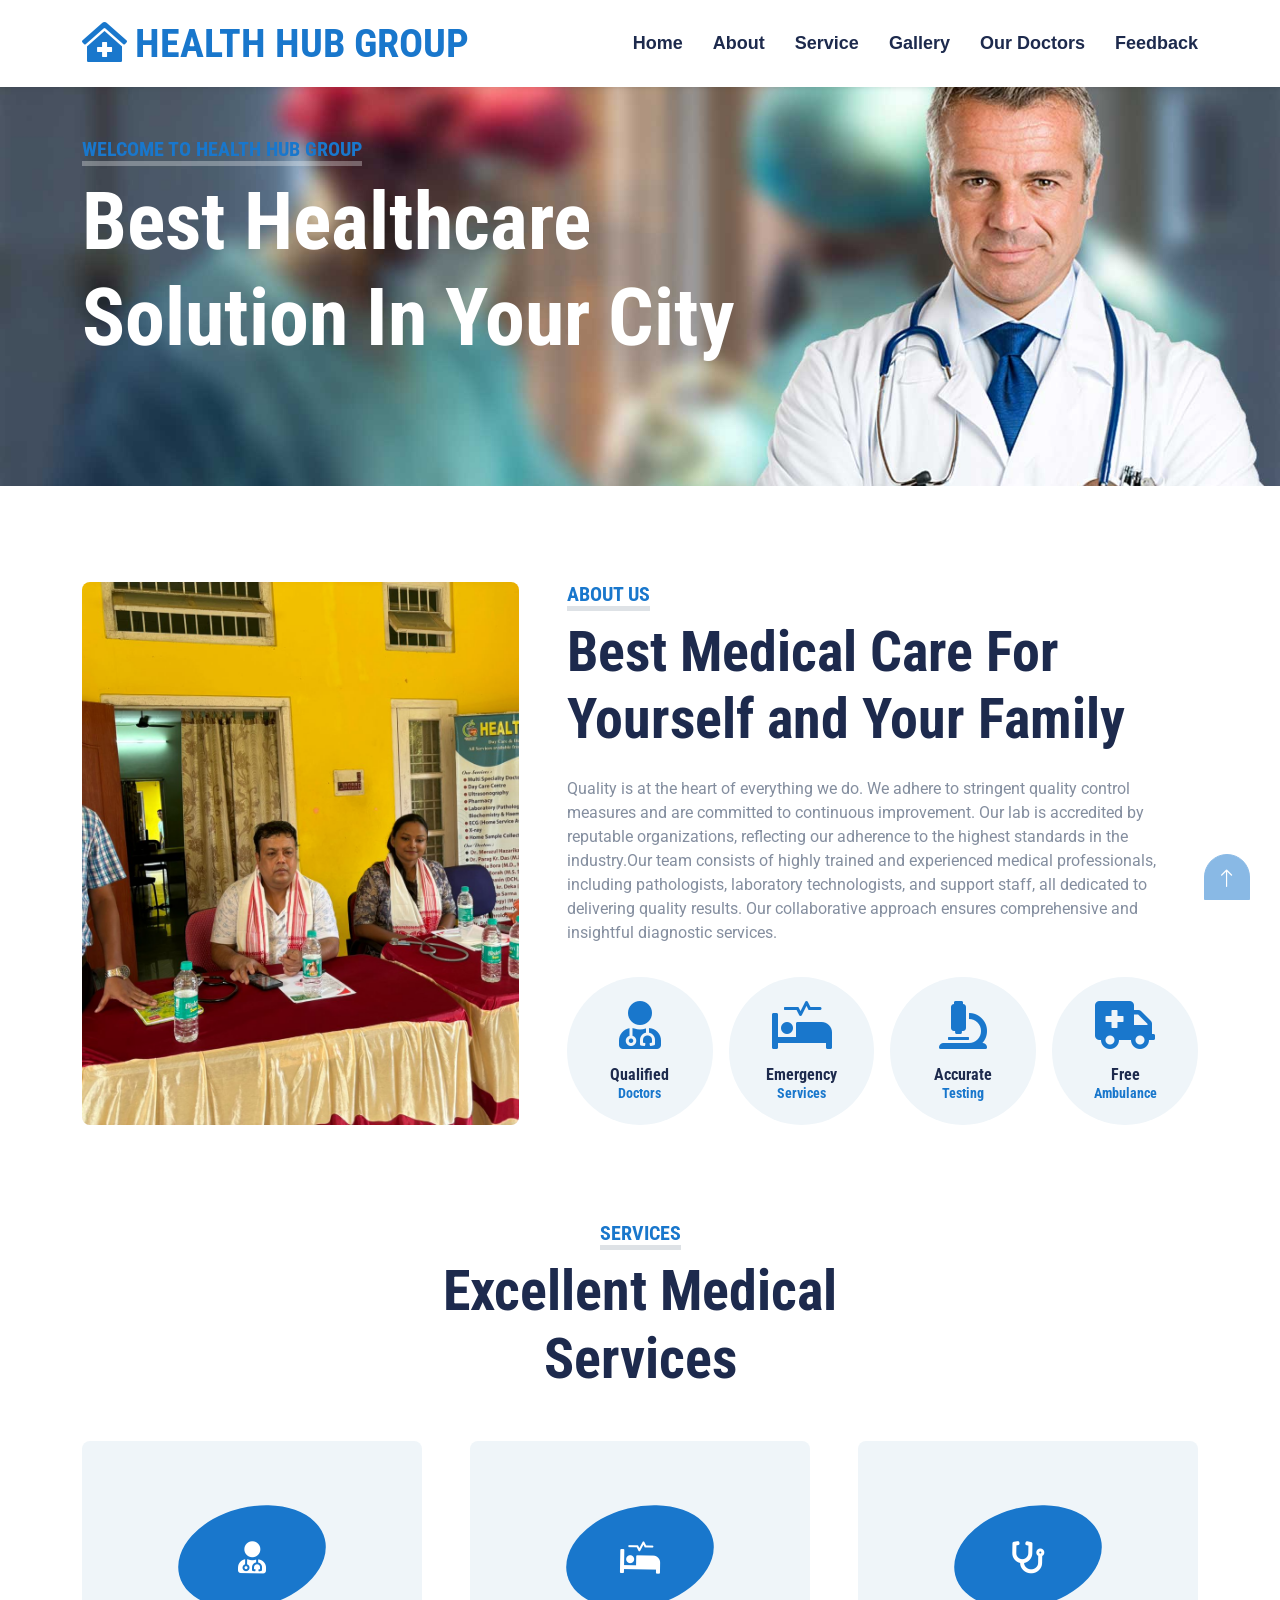
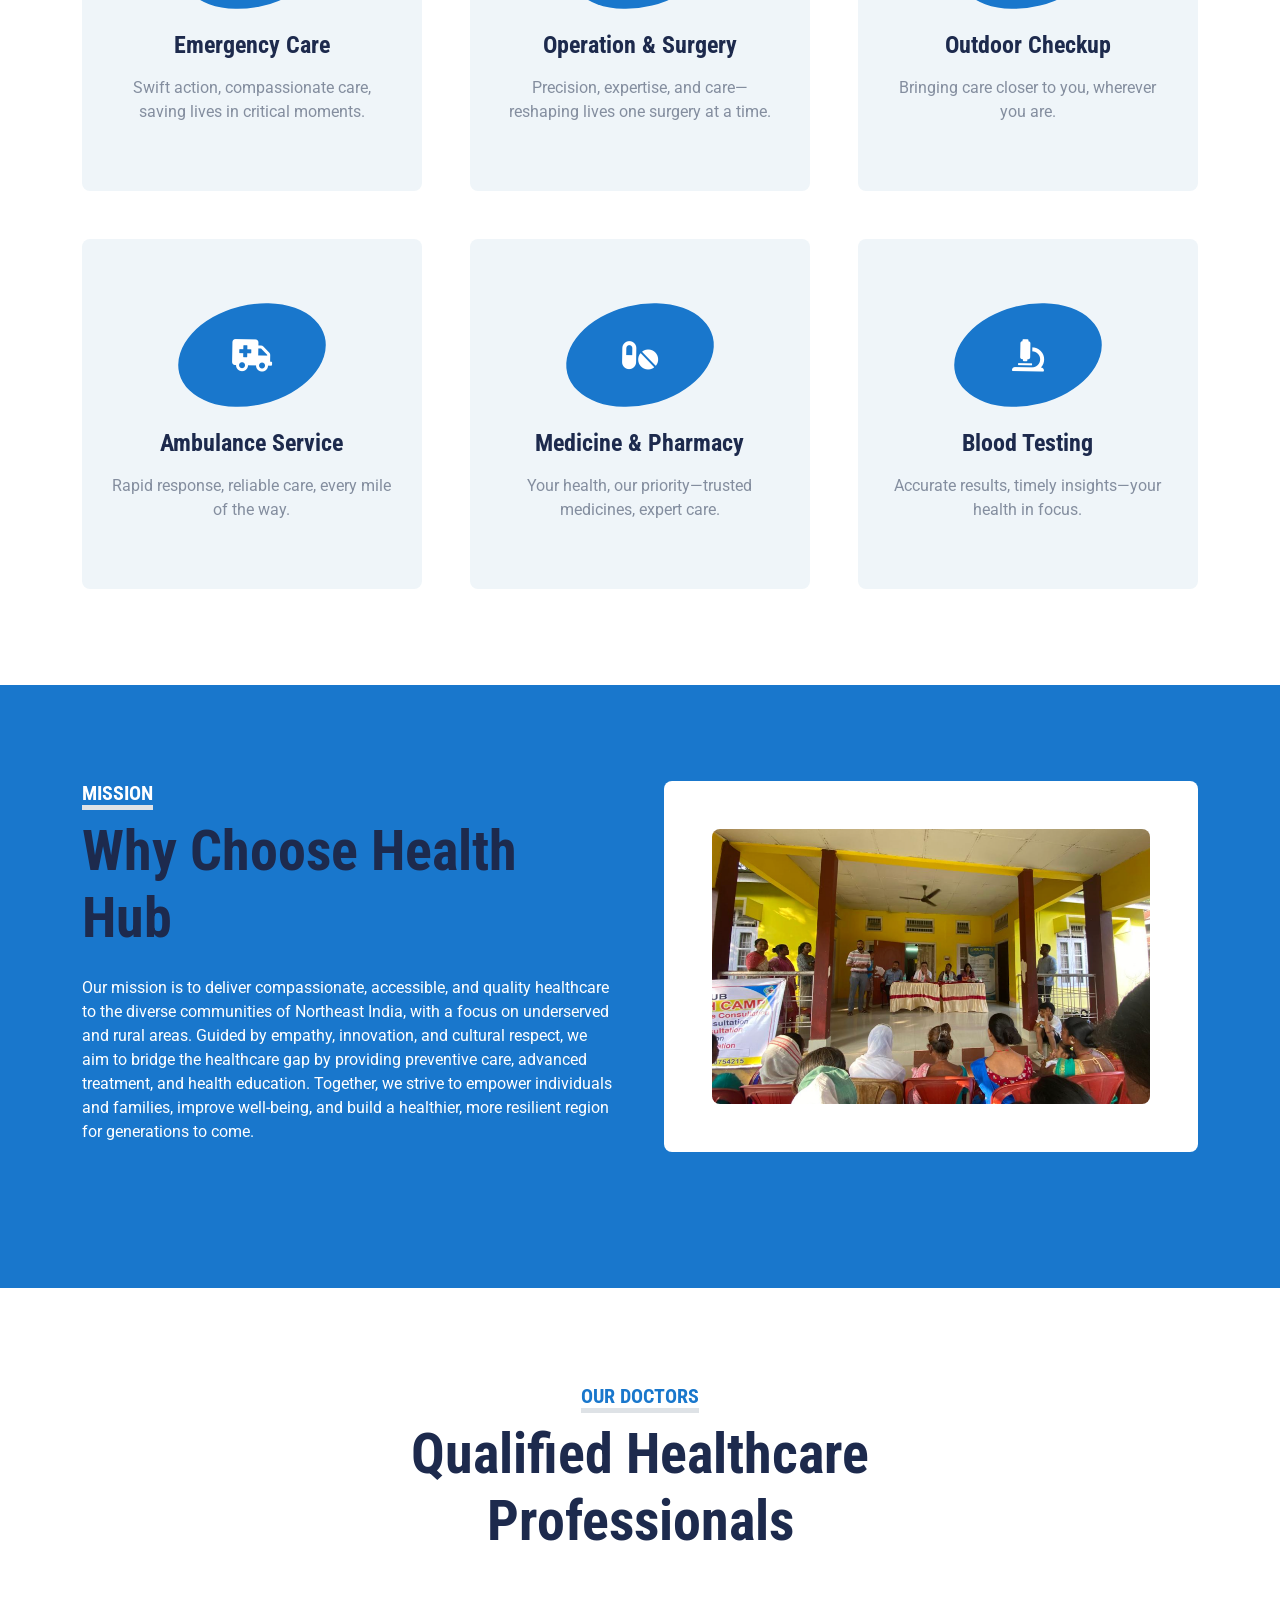
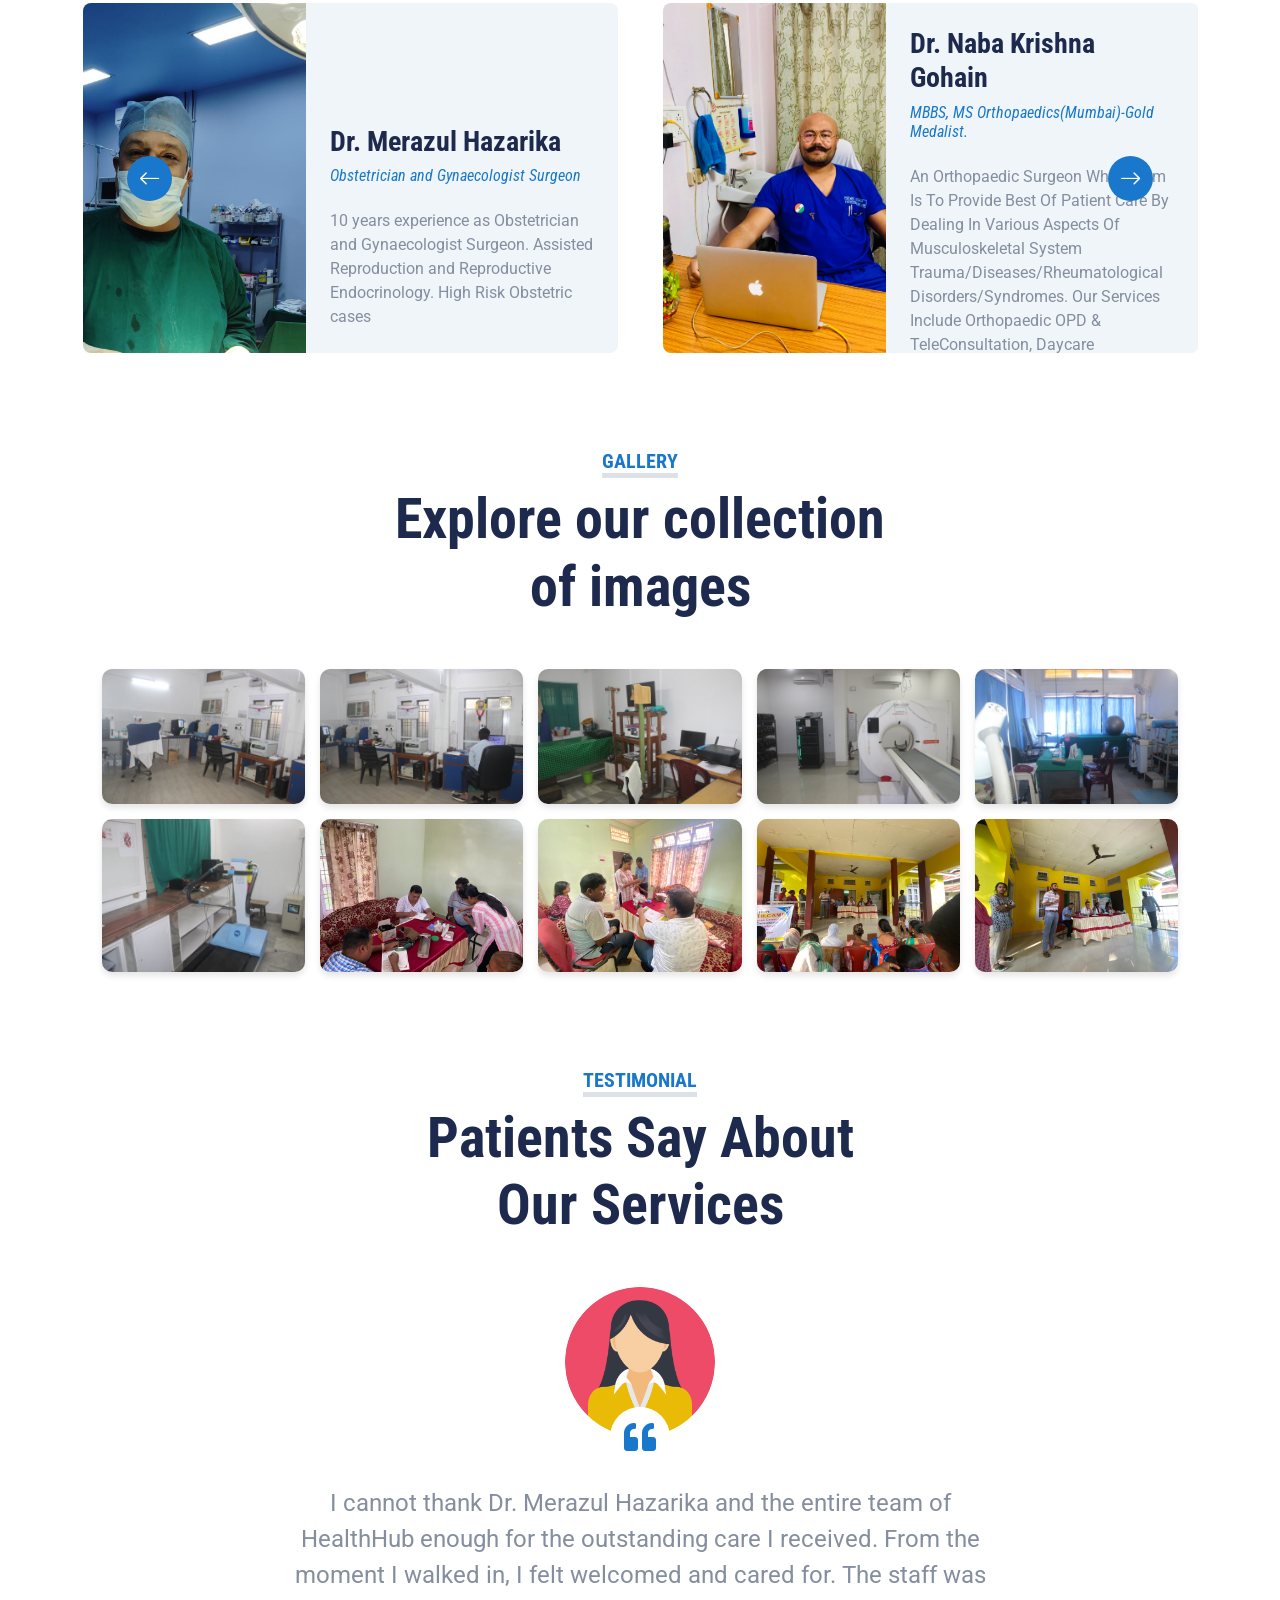
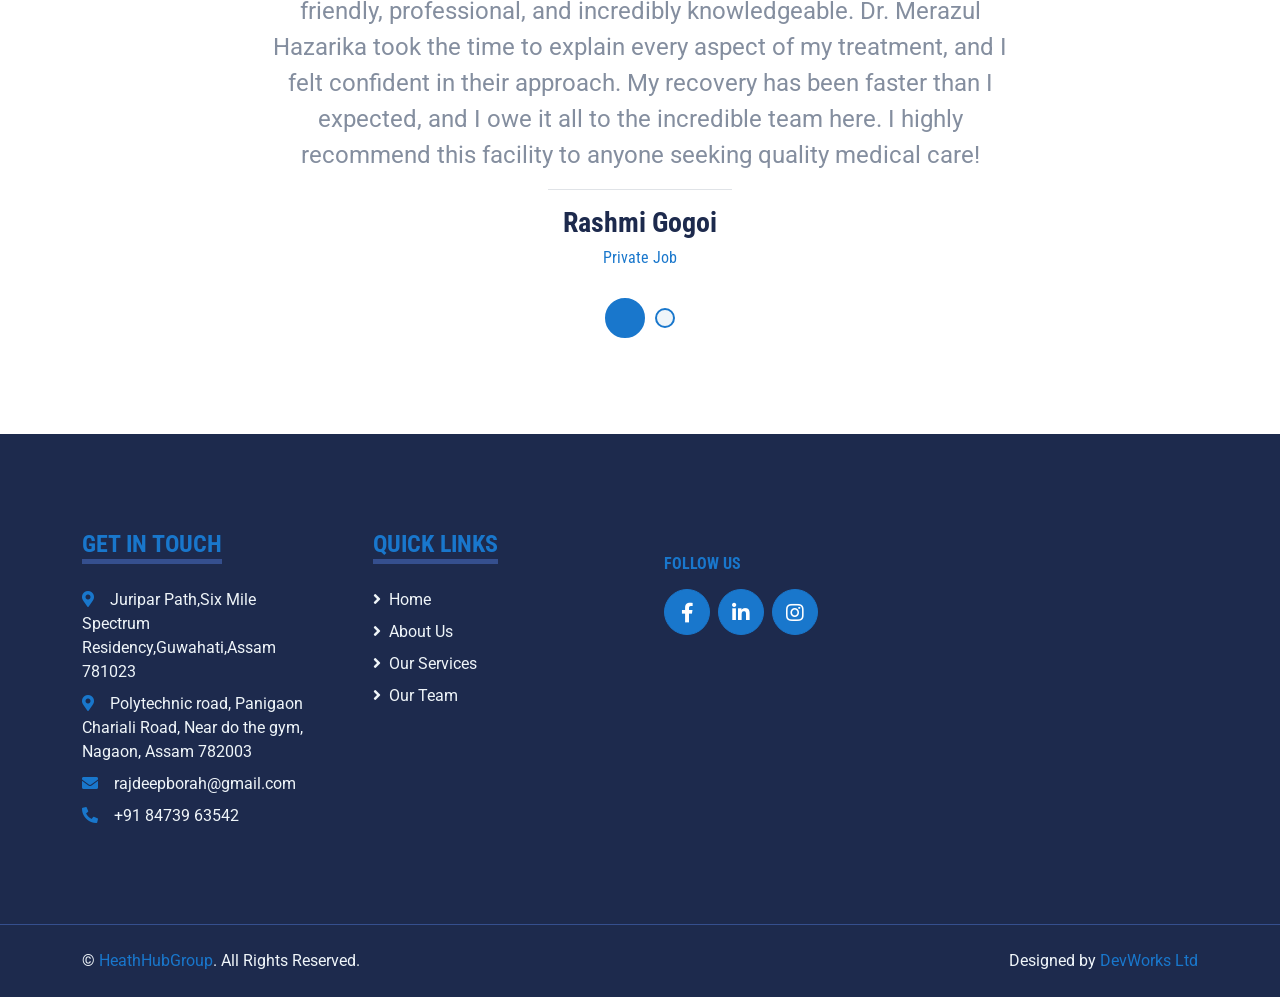
<file: index.html>
<!DOCTYPE html>
<html lang="en">

<head>
    <meta charset="utf-8">
    <title>Health Hub Group</title>
    <meta content="width=device-width, initial-scale=1.0" name="viewport">
    <meta name="robots" content="index, follow">
    <meta name="keywords" content="carehealthhubs assam, care health hubs,multispecialty hospital, healthcare in Northeast India, emergency services Assam, free ambulance service, diagnostic center Assam, outpatient care, affordable surgeries, pharmacy services, Health Hub Group, best doctors in Assam, 24/7 medical care">
    <meta name="author" content="Health Hub Group">
    <meta name="description" content="Health Hub Group provides compassionate, high-quality healthcare across Northeast India—offering emergency services, free ambulance, diagnostics, surgeries, outpatient check-ups, pharmacy & more. Trusted doctors delivering expert care for families and communities.">

    <!-- Cannonical Tag -->
    <link rel="canonical" href="https://carehealthhubs.com/" >

    <!-- Favicon -->
    <link href="img/favicon.png" rel="icon">

    <!-- Google Web Fonts -->
     <link rel="preconnect" href="https://fonts.googleapis.com">
    <link rel="preconnect" href="https://fonts.gstatic.com" crossorigin>
    <link href="https://fonts.googleapis.com/css2?family=Roboto+Condensed:wght@400;700&family=Roboto:wght@400;700&display=swap" rel="stylesheet">  

    <!-- Preload Font Awesome CSS -->
    <link rel="preload" href="https://cdnjs.cloudflare.com/ajax/libs/font-awesome/5.15.0/css/all.min.css" as="style" onload="this.onload=null;this.rel='stylesheet'">
    <noscript>
    <link href="https://cdnjs.cloudflare.com/ajax/libs/font-awesome/5.15.0/css/all.min.css" rel="stylesheet">
    </noscript>

    <!-- Preload Bootstrap Icons CSS -->
    <link rel="preload" href="https://cdn.jsdelivr.net/npm/bootstrap-icons@1.4.1/font/bootstrap-icons.css" as="style" onload="this.onload=null;this.rel='stylesheet'">
    <noscript>
    <link href="https://cdn.jsdelivr.net/npm/bootstrap-icons@1.4.1/font/bootstrap-icons.css" rel="stylesheet">
    </noscript>

    <!-- Libraries Stylesheet -->
    <link rel="preload" href="lib/owlcarousel/assets/owl.carousel.min.css" as="style" onload="this.onload=null;this.rel='stylesheet'">
    <noscript><link rel="stylesheet" href="lib/owlcarousel/assets/owl.carousel.min.css"></noscript>

    <link rel="preload" href="lib/tempusdominus/css/tempusdominus-bootstrap-4.min.css" as="style" onload="this.onload=null;this.rel='stylesheet'">
    <noscript><link rel="stylesheet" href="lib/tempusdominus/css/tempusdominus-bootstrap-4.min.css"></noscript>

    <!-- Customized Bootstrap Stylesheet -->
    <link rel="preload" href="css/bootstrap.min.css" as="style" onload="this.onload=null;this.rel='stylesheet'">
    <noscript><link href="css/bootstrap.min.css" rel="stylesheet"></noscript>

    <!-- Template Stylesheet -->
    <link rel="preload" href="css/style.css" as="style" onload="this.onload=null;this.rel='stylesheet'">
    <noscript><link href="css/style.css" rel="stylesheet"></noscript>

    <!-- Preconnect for faster DNS resolution -->
    <link rel="preconnect" href="https://code.jquery.com" crossorigin>
    <link rel="preconnect" href="https://cdn.jsdelivr.net" crossorigin>


    <!-- the following file does not exist so disabling it -->
	<!-- <link href="assets/glightbox/css/glightbox.min.css" rel="stylesheet">  -->
</head>

<body>
    <!-- Topbar Start -->
    <div class="container-fluid py-2 border-bottom d-none d-lg-block">
        <div class="container">
            <div class="row">
                <div class="col-md-6 text-center text-lg-start mb-2 mb-lg-0">
                    <div class="d-inline-flex align-items-center">
                        <a class="text-decoration-none text-body pe-3" href="" aria-label="Contact Number"><i class="bi bi-telephone me-2"></i>+91 84739 63542</a>
                        <span class="text-body">|</span>
                        <a class="text-decoration-none text-body px-3" href=""><i class="bi bi-envelope me-2" aria-label="Email"></i>rajdeepborah@gmail.com</a>
                    </div>
                </div>
                <div class="col-md-6 text-center text-lg-end">
                    <div class="d-inline-flex align-items-center">
                        <a class="text-body px-2" href="https://www.facebook.com/profile.php?id=61563856603245" aria-label="Facebook">
                            <i class="fab fa-facebook-f"></i>
                        </a>
                        <a class="text-body px-2" href="" aria-label="Linkedin">
                            <i class="fab fa-linkedin-in"></i>
                        </a>
                    </div>
                </div>
            </div>
        </div>
    </div>
    <!-- Topbar End -->


    <!-- Navbar Start -->
    <div class="container-fluid sticky-top bg-white shadow-sm">
        <div class="container">
            <nav class="navbar navbar-expand-lg bg-white navbar-light py-3 py-lg-0">
                <a href="index.html" class="navbar-brand">
                    <p class="m-0 text-uppercase text-primary h1"><i class="fa fa-clinic-medical me-2"></i>Health Hub Group</p>
                </a>
                <button class="navbar-toggler" type="button" data-bs-toggle="collapse" data-bs-target="#navbarCollapse" aria-controls="navbarCollapse" aria-expanded="false" aria-label="Toggle navigation">
                    <span class="navbar-toggler-icon"></span>
                </button>
                <div class="collapse navbar-collapse" id="navbarCollapse">
                    <div class="navbar-nav ms-auto py-0">
                        <a href="#home" class="nav-item nav-link">Home</a>
                        <a href="#about" class="nav-item nav-link">About</a>
                        <a href="#service" class="nav-item nav-link">Service</a>
                        <a href="#gallery" class="nav-item nav-link">Gallery</a>
						   <a href="team.html" class="nav-item nav-link">Our Doctors</a>
							<a href="https://forms.gle/Ry8LDKmKLLnfVS6u8" class="nav-item nav-link">Feedback</a>
                    </div>
                </div>
            </nav>
        </div>
    </div>
    <!-- Navbar End -->


	<div id="home" class="about section">
    <!-- Hero Start -->
    <div class="container-fluid bg-primary py-5 mb-5 hero-header">
        <div class="container py-5">
            <div class="row justify-content-start">
                <div class="col-lg-8 text-center text-lg-start">
                    <p class="d-inline-block text-primary text-uppercase border-bottom border-5 h5" style="border-color: rgba(256, 256, 256, .3) !important;">Welcome To Health Hub 						Group</p>
                    <h1 class="display-1 text-white mb-md-4 h1">Best Healthcare Solution In Your City</h1>
                </div>
            </div>
        </div>
    </div>
	</div>
    <!-- Hero End -->
	

	<section id="about" class="about section">
    <!-- About Start -->
    <div class="container-fluid py-5">
        <div class="container">
            <div class="row gx-5">
                <div class="col-lg-5 mb-5 mb-lg-0" style="min-height: 500px;">
                    <div class="position-relative h-100">
                        <img class="position-absolute w-100 h-100 rounded" src="img/own/main_desk.jpeg" loading="lazy" style="object-fit: cover;" alt="Heath hub team on desk">
                    </div>
                </div>
                <div class="col-lg-7">
                    <div class="mb-4">
                        <p class="d-inline-block text-primary text-uppercase border-bottom border-5 h5">About Us</p>
                        <p class="display-4 h1">Best Medical Care For Yourself and Your Family</p>
                    </div>
                    <p>Quality is at the heart of everything we do. We adhere to stringent quality control measures and are committed to continuous improvement. Our lab is 						accredited by reputable organizations, reflecting our adherence to the highest standards in the industry.Our team consists of highly trained and experienced 						medical professionals, including pathologists, laboratory technologists, and support staff, all dedicated to delivering quality results. Our collaborative 						approach ensures comprehensive and insightful diagnostic services.</p>
                    <div class="row g-3 pt-3">
                        <div class="col-sm-3 col-6">
                            <div class="bg-light text-center rounded-circle py-4">
                                <i class="fa fa-3x fa-user-md text-primary mb-3"></i>
                                <p class="mb-0 h6">Qualified<small class="d-block text-primary">Doctors</small></p>
                            </div>
                        </div>
                        <div class="col-sm-3 col-6">
                            <div class="bg-light text-center rounded-circle py-4">
                                <i class="fa fa-3x fa-procedures text-primary mb-3"></i>
                                <p class="mb-0 h6">Emergency<small class="d-block text-primary">Services</small></p>
                            </div>
                        </div>
                        <div class="col-sm-3 col-6">
                            <div class="bg-light text-center rounded-circle py-4">
                                <i class="fa fa-3x fa-microscope text-primary mb-3"></i>
                                <p class="mb-0 h6">Accurate<small class="d-block text-primary">Testing</small></p>
                            </div>
                        </div>
                        <div class="col-sm-3 col-6">
                            <div class="bg-light text-center rounded-circle py-4">
                                <i class="fa fa-3x fa-ambulance text-primary mb-3"></i>
                                <p class="mb-0 h6">Free<small class="d-block text-primary">Ambulance</small></p>
                            </div>
                        </div>
                    </div>
                </div>
            </div>
        </div>
    </div>
    <!-- About End -->
	</section>

	<section id="service" class="service section">
    <!-- Services Start -->
    <div class="container-fluid py-5">
        <div class="container">
            <div class="text-center mx-auto mb-5" style="max-width: 500px;">
                <p class="d-inline-block text-primary text-uppercase border-bottom border-5 h5">Services</p>
                <p class="display-4 h1">Excellent Medical Services</p>
            </div>
            <div class="row g-5">
                <div class="col-lg-4 col-md-6">
                    <div class="service-item bg-light rounded d-flex flex-column align-items-center justify-content-center text-center">
                        <div class="service-icon mb-4">
                            <i class="fa fa-2x fa-user-md text-white"></i>
                        </div>
                        <p class="mb-3 h4">Emergency Care</p>
                        <p class="m-0">Swift action, compassionate care, saving lives in critical moments.</p>
                    </div>
                </div>
                <div class="col-lg-4 col-md-6">
                    <div class="service-item bg-light rounded d-flex flex-column align-items-center justify-content-center text-center">
                        <div class="service-icon mb-4">
                            <i class="fa fa-2x fa-procedures text-white"></i>
                        </div>
                        <p class="mb-3 h4">Operation & Surgery</p>
                        <p class="m-0">Precision, expertise, and care—reshaping lives one surgery at a time.</p>
                    </div>
                </div>
                <div class="col-lg-4 col-md-6">
                    <div class="service-item bg-light rounded d-flex flex-column align-items-center justify-content-center text-center">
                        <div class="service-icon mb-4">
                            <i class="fa fa-2x fa-stethoscope text-white"></i>
                        </div>
                        <p class="mb-3 h4">Outdoor Checkup</p>
                        <p class="m-0">Bringing care closer to you, wherever you are.</p>
                    </div>
                </div>
                <div class="col-lg-4 col-md-6">
                    <div class="service-item bg-light rounded d-flex flex-column align-items-center justify-content-center text-center">
                        <div class="service-icon mb-4">
                            <i class="fa fa-2x fa-ambulance text-white"></i>
                        </div>
                        <p class="mb-3 h4">Ambulance Service</p>
                        <p class="m-0">Rapid response, reliable care, every mile of the way.</p>
                    </div>
                </div>
                <div class="col-lg-4 col-md-6">
                    <div class="service-item bg-light rounded d-flex flex-column align-items-center justify-content-center text-center">
                        <div class="service-icon mb-4">
                            <i class="fa fa-2x fa-pills text-white"></i>
                        </div>
                        <p class="mb-3 h4">Medicine & Pharmacy</p>
                        <p class="m-0">Your health, our priority—trusted medicines, expert care.</p>
                    </div>
                </div>
                <div class="col-lg-4 col-md-6">
                    <div class="service-item bg-light rounded d-flex flex-column align-items-center justify-content-center text-center">
                        <div class="service-icon mb-4">
                            <i class="fa fa-2x fa-microscope text-white"></i>
                        </div>
                        <p class="mb-3 h4">Blood Testing</p>
                        <p class="m-0">Accurate results, timely insights—your health in focus.</p>
                    </div>
                </div>
            </div>
        </div>
    </div>
	</section>
    <!-- Services End -->

	<section id="appointment" class="appointment section">
    <!-- Appointment Start -->
    <div class="container-fluid bg-primary my-5 py-5">
        <div class="container py-5">
            <div class="row gx-5">
                <div class="col-lg-6 mb-5 mb-lg-0">
                    <div class="mb-4">
                        <p class="d-inline-block text-white text-uppercase border-bottom border-5 h5">Mission</p>
                        <p class="display-4 h1">Why Choose Health Hub</p>
                    </div>
                    <p class="text-white mb-5">Our mission is to deliver compassionate, accessible, and quality healthcare to the diverse communities of Northeast India, with a focus on underserved and rural areas. Guided by empathy, innovation, and cultural respect, we aim to bridge the healthcare gap by providing preventive care, advanced treatment, and health education. Together, we strive to empower individuals and families, improve well-being, and build a healthier, more resilient region for generations to come.</p>
                </div>
                <div class="col-lg-6">
                    <div class="bg-white text-center rounded p-5">
                        <img class="position-relative w-100 h-100 rounded" src="img/own/img1.PNG" loading="lazy" style="object-fit: cover;" alt="Health Hub team addressing its mission">
                    </div>
                </div>
            </div>
        </div>
    </div>
    <!-- Appointment End -->
	</section>

	<section id="team" class="team section">
    <!-- Team Start -->
    <div class="container-fluid py-5">
        <div class="container">
            <div class="text-center mx-auto mb-5" style="max-width: 500px;">
                <p class="d-inline-block text-primary text-uppercase border-bottom border-5 h5">Our Doctors</p>
                <p class="display-4 h1">Qualified Healthcare Professionals</p>
            </div>
            <div class="owl-carousel team-carousel position-relative">
                <div class="team-item">
                    <div class="row g-0 bg-light rounded overflow-hidden">
                        <div class="col-12 col-sm-5 h-100">
                            <img class="img-fluid h-100" src="img/doctors/drmh.jpeg" loading="lazy" style="object-fit: cover;" alt="Image of Dr. Merazul Hazarika">
                        </div>
                        <div class="col-12 col-sm-7 h-100 d-flex flex-column">
                            <div class="mt-auto p-4">
                                <p class="h3"> Dr. Merazul Hazarika </p>
                                <p class="fw-normal fst-italic text-primary mb-4 h6">Obstetrician and Gynaecologist Surgeon</p>
                                <p class="m-0">10 years experience as Obstetrician and  Gynaecologist Surgeon. Assisted Reproduction and Reproductive Endocrinology. High  Risk  									Obstetric  cases</p>
                            </div>
                        </div>
                    </div>
                </div>
                <div class="team-item">
                    <div class="row g-0 bg-light rounded overflow-hidden">
                        <div class="col-12 col-sm-5 h-100">
                            <img class="img-fluid h-100" src="img/doctors/drnkg.jpeg"  loading="lazy" style="object-fit: cover;" alt="Image of Dr. Naba Krishna Gohain">
                        </div>
                        <div class="col-12 col-sm-7 h-100 d-flex flex-column">
                            <div class="mt-auto p-4">
                                <p class="h3">Dr. Naba Krishna Gohain</p>
                                <p class="fw-normal fst-italic text-primary mb-4 h6">MBBS, MS Orthopaedics(Mumbai)-Gold Medalist. </p>
                                <p class="m-0">An Orthopaedic Surgeon Whose Aim Is To Provide Best Of Patient Care By Dealing In Various Aspects Of Musculoskeletal System Trauma/Diseases/Rheumatological Disorders/Syndromes. Our Services Include Orthopaedic OPD & TeleConsultation, Daycare Operations As Well As Procedures, Orthopaedic Trauma Surgery, Joint Replacement Surgery, Hand & Foot Surgery.
</p>
                            </div>
                        </div>
                    </div>
                </div>
                <div class="team-item">
                    <div class="row g-0 bg-light rounded overflow-hidden">
                        <div class="col-12 col-sm-5 h-100">
                            <img class="img-fluid h-100" src="img/doctors/drch.PNG" loading="lazy" style="object-fit: cover;" alt="Image of Dr. Chandan Modak">
                        </div>
                        <div class="col-12 col-sm-7 h-100 d-flex flex-column">
                            <div class="mt-auto p-4">
                                <p class="h3">Dr. Chandan Modak </p>
                                <p class="fw-normal fst-italic text-primary mb-4 h6">Cardiology Specialist</p>
                                <p class="m-0"> He have been working as Cardiologist since 2008 after completing my MD medicine from Gauhati Medical College. He is working for Dispur Hospitals Pvt Ltd since completed his DM. They were providing quality care to patients with keeping in mind the economically backward classes of population. They were providing 24X7 Emergency Cardiac Care with all the facilities for advanced cardiac care. </p>
                            </div>
                        </div>
                    </div>
                </div>
				<div class="team-item">
                    <div class="row g-0 bg-light rounded overflow-hidden">
                        <div class="col-12 col-sm-5 h-100">
                            <img class="img-fluid h-100" src="img/doctors/drnjb.jpeg" loading="lazy" style="object-fit: cover;" alt="Image of Dr. Naba J Borah">
                        </div>
                        <div class="col-12 col-sm-7 h-100 d-flex flex-column">
                            <div class="mt-auto p-4">
                                <p class="h3">Dr Naba J Borah </p>
                                <p class="fw-normal fst-italic text-primary mb-4 h6">MBBS,MS,(Surgery),MCh(Neurosurgery)</p>
                                <p class="m-0"> He is one of the leading neurosurgeons of north east India. He is presently associated with GNRC group of Hospitals, Guwahati which is one of the premier institutes in this region providing superspeciality health care. Neurosurgery being a complex and high end medical speciality, requires total commitment with a brilliant edge. Dr Borah,a young visionary with a dynamic personality deals with it with ease and confidence. A passionate and humane neurosurgeon solely dedicated to patients’ care and well being, he always says “Neurosurgery is not the end, it’s just a beginning”. </p>
                            </div>
                        </div>
                    </div>
                </div>
			<div class="team-item">
                    <div class="row g-0 bg-light rounded overflow-hidden">
                        <div class="col-12 col-sm-5 h-100">
                            <img class="img-fluid h-100" src="img/doctors/drakb.JPG" loading="lazy" style="object-fit: cover;" alt="Image of Dr. Ashok Krishna Bhuyan">
                        </div>
                        <div class="col-12 col-sm-7 h-100 d-flex flex-column">
                            <div class="mt-auto p-4">
                                <p class="h3">Dr Ashok Krishna Bhuyan </p>
                                <p class="fw-normal fst-italic text-primary mb-4 h6">MBBS,Endocrinologist</p>
                                <p class="m-0"> He is a practising endocrinologist based at Guwahati . He is currently holding the post of Associate Professor of Endocrinology at Gauhati Medical College and Hospitals . </p>
                            </div>
                        </div>
                    </div>
                </div>
            </div>
        </div>
    </div>
    <!-- Team End -->
	</section>

	<!-- Gallery Section -->
    <section id="gallery" class="gallery section">
	 <div class="container-fluid py-5">
        <div class="container">
            <div class="text-center mx-auto mb-5" style="max-width: 500px;">
                <p class="d-inline-block text-primary text-uppercase border-bottom border-5 h5">Gallery</p>
                <p class="display-4 h1">Explore our collection of images</p>
            </div>
    			<div class="gallery-grid">
      				<img src="img/own/IMG_2669.JPG" loading="lazy" alt="Gallery Image 1" class="gallery-item" onclick="openLightbox(0)" width="100%" height="100%">
      				<img src="img/own/IMG_2670.JPG" loading="lazy" alt="Gallery Image 2" class="gallery-item" onclick="openLightbox(1)" width="100%" height="100%">
      				<img src="img/own/IMG_2673.JPG" loading="lazy" alt="Gallery Image 3" class="gallery-item" onclick="openLightbox(2)" width="100%" height="100%">
      				<img src="img/own/IMG_2674.JPG" loading="lazy" alt="Gallery Image 4" class="gallery-item" onclick="openLightbox(3)" width="100%" height="100%">
      				<img src="img/own/IMG_2676.JPG" loading="lazy" alt="Gallery Image 5" class="gallery-item" onclick="openLightbox(4)" width="100%" height="100%">
      				<img src="img/own/IMG_2679.JPG" loading="lazy" alt="Gallery Image 6" class="gallery-item" onclick="openLightbox(5)" width="100%" height="100%">
					<img src="img/own/IMG_2690.JPG" loading="lazy" alt="Gallery Image 7" class="gallery-item" onclick="openLightbox(6)" width="100%" height="100%">
      				<img src="img/own/IMG_2691.JPG" loading="lazy" alt="Gallery Image 8" class="gallery-item" onclick="openLightbox(7)" width="100%" height="100%">
      				<img src="img/own/IMG_2692.JPG" loading="lazy" alt="Gallery Image 9" class="gallery-item" onclick="openLightbox(8)" width="100%" height="100%">
					<img src="img/own/IMG_2693.JPG" loading="lazy" alt="Gallery Image 10" class="gallery-item" onclick="openLightbox(9)" width="100%" height="100%">
    			</div>
		</div>
  </div>

  <!-- Lightbox Modal -->
  <div id="lightbox" class="lightbox">
    <span class="close" onclick="closeLightbox()">&times;</span>
    <img id="lightboxImage" class="lightbox-image" alt="Lightbox View">
    <div class="navigation">
      <span class="prev" onclick="changeImage(-1)">&#10094;</span>
      <span class="next" onclick="changeImage(1)">&#10095;</span>
    </div>
  </div>


    </section><!-- /Gallery Section -->

    <!-- Testimonial Start -->
    <div class="container-fluid py-5">
        <div class="container">
            <div class="text-center mx-auto mb-5" style="max-width: 500px;">
                <p class="d-inline-block text-primary text-uppercase border-bottom border-5 h5">Testimonial</p>
                <p class="display-4 h1">Patients Say About Our Services</p>
            </div>
            <div class="row justify-content-center">
                <div class="col-lg-8">
                    <div class="owl-carousel testimonial-carousel">
                        <div class="testimonial-item text-center">
                            <div class="position-relative mb-5">
                                <img class="img-fluid rounded-circle mx-auto" src="img/woman.png" loading="lazy" alt="">
                                <div class="position-absolute top-100 start-50 translate-middle d-flex align-items-center justify-content-center bg-white rounded-circle" style="width: 60px; height: 60px;">
                                    <i class="fa fa-quote-left fa-2x text-primary"></i>
                                </div>
                            </div>
                            <p class="fs-4 fw-normal">I cannot thank Dr. Merazul Hazarika and the entire team of HealthHub enough for the outstanding care I received. From the moment I walked in, I felt welcomed and cared for. The staff was friendly, professional, and incredibly knowledgeable. Dr. Merazul Hazarika took the time to explain every aspect of my treatment, and I felt confident in their approach. My recovery has been faster than I expected, and I owe it all to the incredible team here. I highly recommend this facility to anyone seeking quality medical care!</p>
                            <hr class="w-25 mx-auto">
                            <p class="h3">Rashmi Gogoi</p>
                            <p class="fw-normal text-primary mb-3 h6">Private Job</p>
                        </div>
                        <div class="testimonial-item text-center">
                            <div class="position-relative mb-5">
                                <img class="img-fluid rounded-circle mx-auto" src="img/man.png" loading="lazy" alt="">
                                <div class="position-absolute top-100 start-50 translate-middle d-flex align-items-center justify-content-center bg-white rounded-circle" style="width: 60px; height: 60px;">
                                    <i class="fa fa-quote-left fa-2x text-primary"></i>
                                </div>
                            </div>
                            <p class="fs-4 fw-normal">I had an excellent experience at HeathHub. From the moment I walked in, I was greeted with warmth and professionalism. Dr. Debanga Sarma took the time to thoroughly explain my diagnosis and treatment options, and I felt confident in the care I was receiving. The staff was incredibly caring and made sure I was comfortable throughout the entire process. I’m so grateful for the outstanding service I received, and I highly recommend this practice to anyone seeking high-quality medical care!</p>
                            <hr class="w-25 mx-auto">
                            <p class="h3">Ranjan Hazarika</p>
                            <p class="fw-normal text-primary mb-3 h6">Private Job</p>
                        </div>
                    </div>
                </div>
            </div>
        </div>
    </div>
    <!-- Testimonial End -->
   

    <!-- Footer Start -->
    <div class="container-fluid bg-dark text-light mt-5 py-5">
        <div class="container py-5">
            <div class="row g-5">
                <div class="col-lg-3 col-md-6">
                    <p class="h4 d-inline-block text-primary text-uppercase border-bottom border-5 border-secondary mb-4">Get In Touch</p>
                    <p class="mb-2"><a href="https://www.google.com/maps/place/HEALTH+HUB/@26.355896,92.698952,15z/data=!4m6!3m5!1s0x374521b85ae96e3b:0xebcae271e0bf11f!8m2!3d26.3558958!4d92.6989523!16s%2Fg%2F11s8ty5mf3?hl=en&entry=ttu&g_ep=EgoyMDI0MTIwNC4wIKXMDSoASAFQAw%3D%3D" aria-label="Guwahati Address"><i class="fa fa-map-marker-alt text-primary me-3" ></i></a>Juripar Path,Six Mile Spectrum Residency,Guwahati,Assam 781023</p>
					  <p class="mb-2"><a href="https://www.google.com/maps/place/HEALTH+HUB/@26.355896,92.698952,15z/data=!4m6!3m5!1s0x374521b85ae96e3b:0xebcae271e0bf11f!8m2!3d26.3558958!4d92.6989523!16s%2Fg%2F11s8ty5mf3?hl=en&entry=ttu&g_ep=EgoyMDI0MTIwNC4wIKXMDSoASAFQAw%3D%3D" aria-label="Nagaon Address"><i class="fa fa-map-marker-alt text-primary me-3"></i></a>Polytechnic road, Panigaon Chariali Road, Near do the gym, Nagaon, Assam 782003</p>
                    <p class="mb-2"><i class="fa fa-envelope text-primary me-3"></i>rajdeepborah@gmail.com</p>
                    <p class="mb-0"><i class="fa fa-phone-alt text-primary me-3"></i>+91 84739 63542</p>
                </div>
                <div class="col-lg-3 col-md-6">
                    <p class="h4 d-inline-block text-primary text-uppercase border-bottom border-5 border-secondary mb-4">Quick Links</p>
                    <div class="d-flex flex-column justify-content-start">
                        <a class="text-light mb-2" href="#home" aria-label="Go to Home"><i class="fa fa-angle-right me-2"></i>Home</a>
                        <a class="text-light mb-2" href="#about" aria-label="Go to About Us"><i class="fa fa-angle-right me-2"></i>About Us</a>
                        <a class="text-light mb-2" href="#service" aria-label="Go to Services"><i class="fa fa-angle-right me-2"></i>Our Services</a>
						   <a class="text-light mb-2" href="team.html" aria-label="Go to Team"><i class="fa fa-angle-right me-2"></i>Our Team</a>
                    </div>
                </div>
                <div class="col-lg-3 col-md-6">
                    <p class="text-primary text-uppercase mt-4 mb-3 h6">Follow Us</p>
                    <div class="d-flex">
                        <a class="btn btn-lg btn-primary btn-lg-square rounded-circle me-2" href="https://www.facebook.com/profile.php?id=61563856603245" aria-label="Facebook"><i class="fab fa-facebook-f"></i></a>
                        <a class="btn btn-lg btn-primary btn-lg-square rounded-circle me-2" href="#" aria-label="Linkedin"><i class="fab fa-linkedin-in"></i></a>
                        <a class="btn btn-lg btn-primary btn-lg-square rounded-circle" href="#" aria-label="Instagram"><i class="fab fa-instagram"></i></a>
                    </div>
                </div>
            </div>
        </div>
    </div>
    <div class="container-fluid bg-dark text-light border-top border-secondary py-4">
        <div class="container">
            <div class="row g-5">
                <div class="col-md-6 text-center text-md-start">
                    <p class="mb-md-0">&copy; <a class="text-primary" href="#">HeathHubGroup</a>. All Rights Reserved.</p>
                </div>
                <div class="col-md-6 text-center text-md-end">
                    <p class="mb-0">Designed by <a class="text-primary" href="#">DevWorks Ltd</a></p>
                </div>
            </div>
        </div>
    </div>
    <!-- Footer End -->


    <!-- Back to Top -->
    <a href="#" class="btn btn-lg btn-primary btn-lg-square back-to-top"><i class="bi bi-arrow-up"></i></a>


    <!-- JavaScript Libraries -->
    <script src="https://code.jquery.com/jquery-3.4.1.min.js" defer></script>
    <script src="https://cdn.jsdelivr.net/npm/bootstrap@5.0.0/dist/js/bootstrap.bundle.min.js" defer></script>
    <script src="lib/easing/easing.min.js" defer></script>
    <script src="lib/waypoints/waypoints.min.js" defer></script>
    <script src="lib/owlcarousel/owl.carousel.min.js" defer></script>
    <script src="lib/tempusdominus/js/moment.min.js" defer></script>
    <script src="lib/tempusdominus/js/moment-timezone.min.js" defer></script>
    <script src="lib/tempusdominus/js/tempusdominus-bootstrap-4.min.js" defer></script>
	<script src="assets/gallery.js" defer></script>

    <!-- Template Javascript -->
    <script src="js/main.js" defer></script>
</body>

</html>
</file>
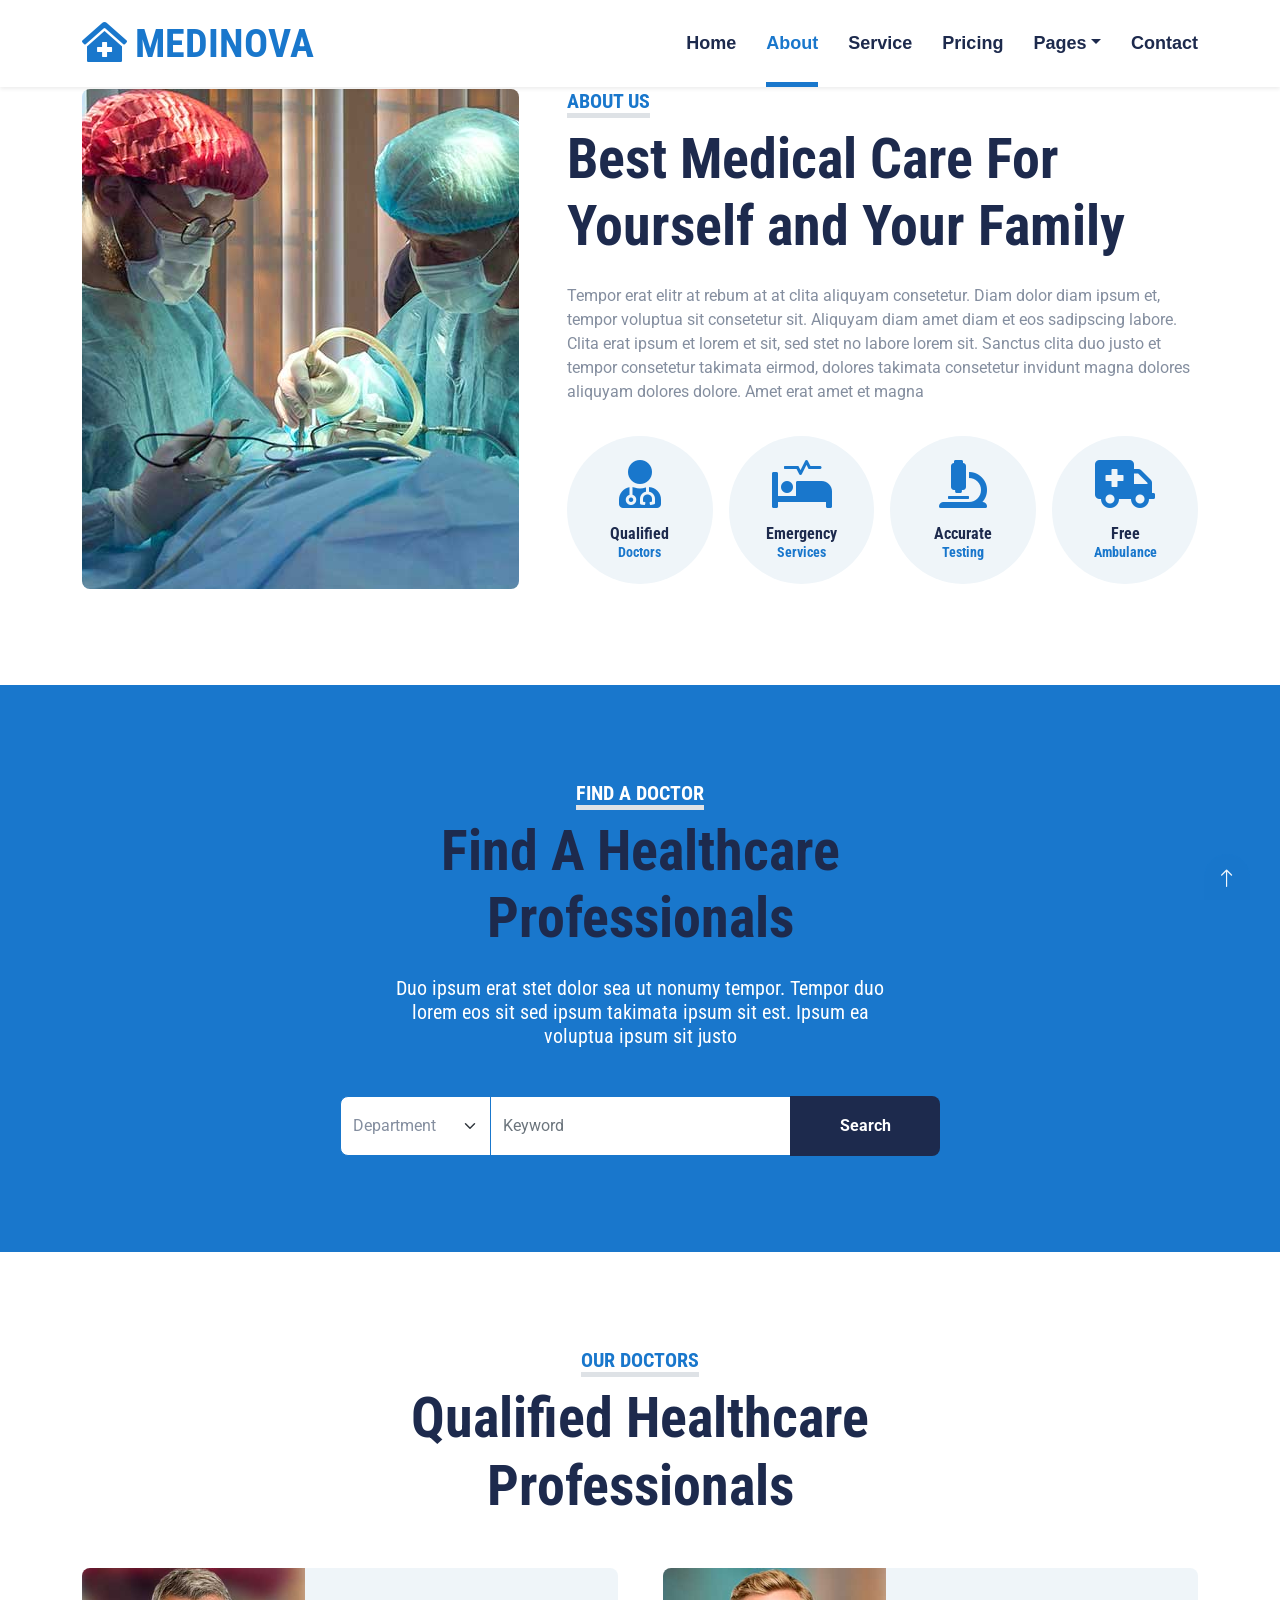
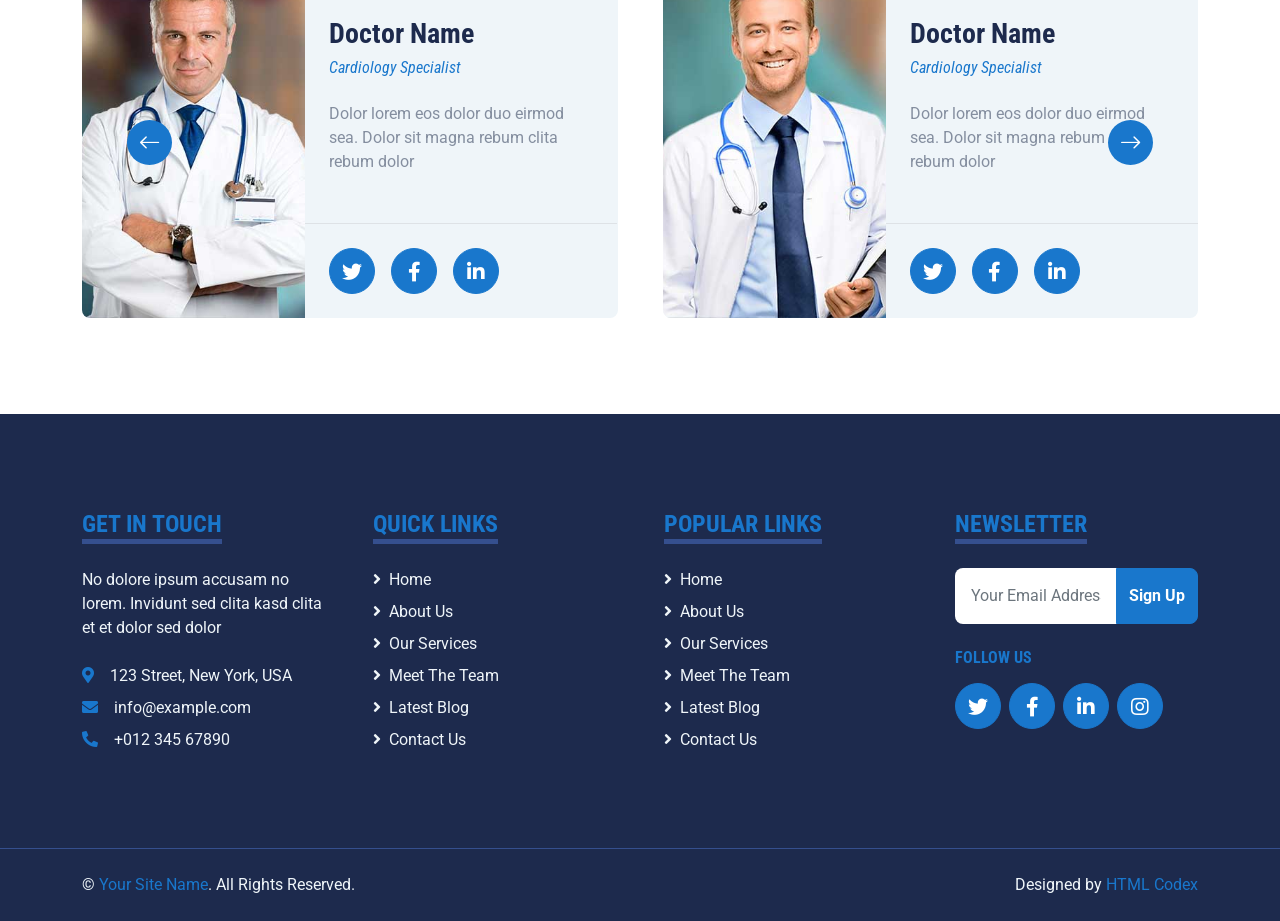
<file: about.html>
<!DOCTYPE html>
<html lang="en">

<head>
    <meta charset="utf-8">
    <title>MEDINOVA - Hospital Website Template</title>
    <meta content="width=device-width, initial-scale=1.0" name="viewport">
    <meta content="Free HTML Templates" name="keywords">
    <meta content="Free HTML Templates" name="description">
    <meta name="robots" content="noindex, nofollow">

    <!-- Favicon -->
    <link href="img/favicon.ico" rel="icon">

    <!-- Google Web Fonts -->
    <link rel="preconnect" href="https://fonts.gstatic.com">
    <link href="https://fonts.googleapis.com/css2?family=Roboto+Condensed:wght@400;700&family=Roboto:wght@400;700&display=swap" rel="stylesheet">  

    <!-- Icon Font Stylesheet -->
    <link href="https://cdnjs.cloudflare.com/ajax/libs/font-awesome/5.15.0/css/all.min.css" rel="stylesheet">
    <link href="https://cdn.jsdelivr.net/npm/bootstrap-icons@1.4.1/font/bootstrap-icons.css" rel="stylesheet">

    <!-- Libraries Stylesheet -->
    <link href="lib/owlcarousel/assets/owl.carousel.min.css" rel="stylesheet">
    <link href="lib/tempusdominus/css/tempusdominus-bootstrap-4.min.css" rel="stylesheet" />

    <!-- Customized Bootstrap Stylesheet -->
    <link href="css/bootstrap.min.css" rel="stylesheet">

    <!-- Template Stylesheet -->
    <link href="css/style.css" rel="stylesheet">
</head>

<body>
    <!-- Topbar Start -->
    <div class="container-fluid py-2 border-bottom d-none d-lg-block">
        <div class="container">
            <div class="row">
                <div class="col-md-6 text-center text-lg-start mb-2 mb-lg-0">
                    <div class="d-inline-flex align-items-center">
                        <a class="text-decoration-none text-body pe-3" href=""><i class="bi bi-telephone me-2"></i>+012 345 6789</a>
                        <span class="text-body">|</span>
                        <a class="text-decoration-none text-body px-3" href=""><i class="bi bi-envelope me-2"></i>info@example.com</a>
                    </div>
                </div>
                <div class="col-md-6 text-center text-lg-end">
                    <div class="d-inline-flex align-items-center">
                        <a class="text-body px-2" href="">
                            <i class="fab fa-facebook-f"></i>
                        </a>
                        <a class="text-body px-2" href="">
                            <i class="fab fa-twitter"></i>
                        </a>
                        <a class="text-body px-2" href="">
                            <i class="fab fa-linkedin-in"></i>
                        </a>
                        <a class="text-body px-2" href="">
                            <i class="fab fa-instagram"></i>
                        </a>
                        <a class="text-body ps-2" href="">
                            <i class="fab fa-youtube"></i>
                        </a>
                    </div>
                </div>
            </div>
        </div>
    </div>
    <!-- Topbar End -->


    <!-- Navbar Start -->
    <div class="container-fluid sticky-top bg-white shadow-sm mb-5">
        <div class="container">
            <nav class="navbar navbar-expand-lg bg-white navbar-light py-3 py-lg-0">
                <a href="index.html" class="navbar-brand">
                    <h1 class="m-0 text-uppercase text-primary"><i class="fa fa-clinic-medical me-2"></i>Medinova</h1>
                </a>
                <button class="navbar-toggler" type="button" data-bs-toggle="collapse" data-bs-target="#navbarCollapse">
                    <span class="navbar-toggler-icon"></span>
                </button>
                <div class="collapse navbar-collapse" id="navbarCollapse">
                    <div class="navbar-nav ms-auto py-0">
                        <a href="index.html" class="nav-item nav-link">Home</a>
                        <a href="about.html" class="nav-item nav-link active">About</a>
                        <a href="service.html" class="nav-item nav-link">Service</a>
                        <a href="price.html" class="nav-item nav-link">Pricing</a>
                        <div class="nav-item dropdown">
                            <a href="#" class="nav-link dropdown-toggle" data-bs-toggle="dropdown">Pages</a>
                            <div class="dropdown-menu m-0">
                                <a href="blog.html" class="dropdown-item">Blog Grid</a>
                                <a href="detail.html" class="dropdown-item">Blog Detail</a>
                                <a href="team.html" class="dropdown-item">The Team</a>
                                <a href="testimonial.html" class="dropdown-item">Testimonial</a>
                                <a href="appointment.html" class="dropdown-item">Appointment</a>
                                <a href="search.html" class="dropdown-item">Search</a>
                            </div>
                        </div>
                        <a href="contact.html" class="nav-item nav-link">Contact</a>
                    </div>
                </div>
            </nav>
        </div>
    </div>
    <!-- Navbar End -->


    <!-- About Start -->
    <div class="container-fluid py-5">
        <div class="container">
            <div class="row gx-5">
                <div class="col-lg-5 mb-5 mb-lg-0" style="min-height: 500px;">
                    <div class="position-relative h-100">
                        <img class="position-absolute w-100 h-100 rounded" src="img/about.jpg" style="object-fit: cover;">
                    </div>
                </div>
                <div class="col-lg-7">
                    <div class="mb-4">
                        <h5 class="d-inline-block text-primary text-uppercase border-bottom border-5">About Us</h5>
                        <h1 class="display-4">Best Medical Care For Yourself and Your Family</h1>
                    </div>
                    <p>Tempor erat elitr at rebum at at clita aliquyam consetetur. Diam dolor diam ipsum et, tempor voluptua sit consetetur sit. Aliquyam diam amet diam et eos sadipscing labore. Clita erat ipsum et lorem et sit, sed stet no labore lorem sit. Sanctus clita duo justo et tempor consetetur takimata eirmod, dolores takimata consetetur invidunt magna dolores aliquyam dolores dolore. Amet erat amet et magna</p>
                    <div class="row g-3 pt-3">
                        <div class="col-sm-3 col-6">
                            <div class="bg-light text-center rounded-circle py-4">
                                <i class="fa fa-3x fa-user-md text-primary mb-3"></i>
                                <h6 class="mb-0">Qualified<small class="d-block text-primary">Doctors</small></h6>
                            </div>
                        </div>
                        <div class="col-sm-3 col-6">
                            <div class="bg-light text-center rounded-circle py-4">
                                <i class="fa fa-3x fa-procedures text-primary mb-3"></i>
                                <h6 class="mb-0">Emergency<small class="d-block text-primary">Services</small></h6>
                            </div>
                        </div>
                        <div class="col-sm-3 col-6">
                            <div class="bg-light text-center rounded-circle py-4">
                                <i class="fa fa-3x fa-microscope text-primary mb-3"></i>
                                <h6 class="mb-0">Accurate<small class="d-block text-primary">Testing</small></h6>
                            </div>
                        </div>
                        <div class="col-sm-3 col-6">
                            <div class="bg-light text-center rounded-circle py-4">
                                <i class="fa fa-3x fa-ambulance text-primary mb-3"></i>
                                <h6 class="mb-0">Free<small class="d-block text-primary">Ambulance</small></h6>
                            </div>
                        </div>
                    </div>
                </div>
            </div>
        </div>
    </div>
    <!-- About End -->


    <!-- Search Start -->
    <div class="container-fluid bg-primary my-5 py-5">
        <div class="container py-5">
            <div class="text-center mx-auto mb-5" style="max-width: 500px;">
                <h5 class="d-inline-block text-white text-uppercase border-bottom border-5">Find A Doctor</h5>
                <h1 class="display-4 mb-4">Find A Healthcare Professionals</h1>
                <h5 class="text-white fw-normal">Duo ipsum erat stet dolor sea ut nonumy tempor. Tempor duo lorem eos sit sed ipsum takimata ipsum sit est. Ipsum ea voluptua ipsum sit justo</h5>
            </div>
            <div class="mx-auto" style="width: 100%; max-width: 600px;">
                <div class="input-group">
                    <select class="form-select border-primary w-25" style="height: 60px;">
                        <option selected>Department</option>
                        <option value="1">Department 1</option>
                        <option value="2">Department 2</option>
                        <option value="3">Department 3</option>
                    </select>
                    <input type="text" class="form-control border-primary w-50" placeholder="Keyword">
                    <button class="btn btn-dark border-0 w-25">Search</button>
                </div>
            </div>
        </div>
    </div>
    <!-- Search End -->


    <!-- Team Start -->
    <div class="container-fluid py-5">
        <div class="container">
            <div class="text-center mx-auto mb-5" style="max-width: 500px;">
                <h5 class="d-inline-block text-primary text-uppercase border-bottom border-5">Our Doctors</h5>
                <h1 class="display-4">Qualified Healthcare Professionals</h1>
            </div>
            <div class="owl-carousel team-carousel position-relative">
                <div class="team-item">
                    <div class="row g-0 bg-light rounded overflow-hidden">
                        <div class="col-12 col-sm-5 h-100">
                            <img class="img-fluid h-100" src="img/team-1.jpg" style="object-fit: cover;">
                        </div>
                        <div class="col-12 col-sm-7 h-100 d-flex flex-column">
                            <div class="mt-auto p-4">
                                <h3>Doctor Name</h3>
                                <h6 class="fw-normal fst-italic text-primary mb-4">Cardiology Specialist</h6>
                                <p class="m-0">Dolor lorem eos dolor duo eirmod sea. Dolor sit magna rebum clita rebum dolor</p>
                            </div>
                            <div class="d-flex mt-auto border-top p-4">
                                <a class="btn btn-lg btn-primary btn-lg-square rounded-circle me-3" href="#"><i class="fab fa-twitter"></i></a>
                                <a class="btn btn-lg btn-primary btn-lg-square rounded-circle me-3" href="#"><i class="fab fa-facebook-f"></i></a>
                                <a class="btn btn-lg btn-primary btn-lg-square rounded-circle" href="#"><i class="fab fa-linkedin-in"></i></a>
                            </div>
                        </div>
                    </div>
                </div>
                <div class="team-item">
                    <div class="row g-0 bg-light rounded overflow-hidden">
                        <div class="col-12 col-sm-5 h-100">
                            <img class="img-fluid h-100" src="img/team-2.jpg" style="object-fit: cover;">
                        </div>
                        <div class="col-12 col-sm-7 h-100 d-flex flex-column">
                            <div class="mt-auto p-4">
                                <h3>Doctor Name</h3>
                                <h6 class="fw-normal fst-italic text-primary mb-4">Cardiology Specialist</h6>
                                <p class="m-0">Dolor lorem eos dolor duo eirmod sea. Dolor sit magna rebum clita rebum dolor</p>
                            </div>
                            <div class="d-flex mt-auto border-top p-4">
                                <a class="btn btn-lg btn-primary btn-lg-square rounded-circle me-3" href="#"><i class="fab fa-twitter"></i></a>
                                <a class="btn btn-lg btn-primary btn-lg-square rounded-circle me-3" href="#"><i class="fab fa-facebook-f"></i></a>
                                <a class="btn btn-lg btn-primary btn-lg-square rounded-circle" href="#"><i class="fab fa-linkedin-in"></i></a>
                            </div>
                        </div>
                    </div>
                </div>
                <div class="team-item">
                    <div class="row g-0 bg-light rounded overflow-hidden">
                        <div class="col-12 col-sm-5 h-100">
                            <img class="img-fluid h-100" src="img/team-3.jpg" style="object-fit: cover;">
                        </div>
                        <div class="col-12 col-sm-7 h-100 d-flex flex-column">
                            <div class="mt-auto p-4">
                                <h3>Doctor Name</h3>
                                <h6 class="fw-normal fst-italic text-primary mb-4">Cardiology Specialist</h6>
                                <p class="m-0">Dolor lorem eos dolor duo eirmod sea. Dolor sit magna rebum clita rebum dolor</p>
                            </div>
                            <div class="d-flex mt-auto border-top p-4">
                                <a class="btn btn-lg btn-primary btn-lg-square rounded-circle me-3" href="#"><i class="fab fa-twitter"></i></a>
                                <a class="btn btn-lg btn-primary btn-lg-square rounded-circle me-3" href="#"><i class="fab fa-facebook-f"></i></a>
                                <a class="btn btn-lg btn-primary btn-lg-square rounded-circle" href="#"><i class="fab fa-linkedin-in"></i></a>
                            </div>
                        </div>
                    </div>
                </div>
            </div>
        </div>
    </div>
    <!-- Team End -->


    <!-- Footer Start -->
    <div class="container-fluid bg-dark text-light mt-5 py-5">
        <div class="container py-5">
            <div class="row g-5">
                <div class="col-lg-3 col-md-6">
                    <h4 class="d-inline-block text-primary text-uppercase border-bottom border-5 border-secondary mb-4">Get In Touch</h4>
                    <p class="mb-4">No dolore ipsum accusam no lorem. Invidunt sed clita kasd clita et et dolor sed dolor</p>
                    <p class="mb-2"><i class="fa fa-map-marker-alt text-primary me-3"></i>123 Street, New York, USA</p>
                    <p class="mb-2"><i class="fa fa-envelope text-primary me-3"></i>info@example.com</p>
                    <p class="mb-0"><i class="fa fa-phone-alt text-primary me-3"></i>+012 345 67890</p>
                </div>
                <div class="col-lg-3 col-md-6">
                    <h4 class="d-inline-block text-primary text-uppercase border-bottom border-5 border-secondary mb-4">Quick Links</h4>
                    <div class="d-flex flex-column justify-content-start">
                        <a class="text-light mb-2" href="#"><i class="fa fa-angle-right me-2"></i>Home</a>
                        <a class="text-light mb-2" href="#"><i class="fa fa-angle-right me-2"></i>About Us</a>
                        <a class="text-light mb-2" href="#"><i class="fa fa-angle-right me-2"></i>Our Services</a>
                        <a class="text-light mb-2" href="#"><i class="fa fa-angle-right me-2"></i>Meet The Team</a>
                        <a class="text-light mb-2" href="#"><i class="fa fa-angle-right me-2"></i>Latest Blog</a>
                        <a class="text-light" href="#"><i class="fa fa-angle-right me-2"></i>Contact Us</a>
                    </div>
                </div>
                <div class="col-lg-3 col-md-6">
                    <h4 class="d-inline-block text-primary text-uppercase border-bottom border-5 border-secondary mb-4">Popular Links</h4>
                    <div class="d-flex flex-column justify-content-start">
                        <a class="text-light mb-2" href="#"><i class="fa fa-angle-right me-2"></i>Home</a>
                        <a class="text-light mb-2" href="#"><i class="fa fa-angle-right me-2"></i>About Us</a>
                        <a class="text-light mb-2" href="#"><i class="fa fa-angle-right me-2"></i>Our Services</a>
                        <a class="text-light mb-2" href="#"><i class="fa fa-angle-right me-2"></i>Meet The Team</a>
                        <a class="text-light mb-2" href="#"><i class="fa fa-angle-right me-2"></i>Latest Blog</a>
                        <a class="text-light" href="#"><i class="fa fa-angle-right me-2"></i>Contact Us</a>
                    </div>
                </div>
                <div class="col-lg-3 col-md-6">
                    <h4 class="d-inline-block text-primary text-uppercase border-bottom border-5 border-secondary mb-4">Newsletter</h4>
                    <form action="">
                        <div class="input-group">
                            <input type="text" class="form-control p-3 border-0" placeholder="Your Email Address">
                            <button class="btn btn-primary">Sign Up</button>
                        </div>
                    </form>
                    <h6 class="text-primary text-uppercase mt-4 mb-3">Follow Us</h6>
                    <div class="d-flex">
                        <a class="btn btn-lg btn-primary btn-lg-square rounded-circle me-2" href="#"><i class="fab fa-twitter"></i></a>
                        <a class="btn btn-lg btn-primary btn-lg-square rounded-circle me-2" href="#"><i class="fab fa-facebook-f"></i></a>
                        <a class="btn btn-lg btn-primary btn-lg-square rounded-circle me-2" href="#"><i class="fab fa-linkedin-in"></i></a>
                        <a class="btn btn-lg btn-primary btn-lg-square rounded-circle" href="#"><i class="fab fa-instagram"></i></a>
                    </div>
                </div>
            </div>
        </div>
    </div>
    <div class="container-fluid bg-dark text-light border-top border-secondary py-4">
        <div class="container">
            <div class="row g-5">
                <div class="col-md-6 text-center text-md-start">
                    <p class="mb-md-0">&copy; <a class="text-primary" href="#">Your Site Name</a>. All Rights Reserved.</p>
                </div>
                <div class="col-md-6 text-center text-md-end">
                    <p class="mb-0">Designed by <a class="text-primary" href="https://htmlcodex.com">HTML Codex</a></p>
                </div>
            </div>
        </div>
    </div>
    <!-- Footer End -->


    <!-- Back to Top -->
    <a href="#" class="btn btn-lg btn-primary btn-lg-square back-to-top"><i class="bi bi-arrow-up"></i></a>


    <!-- JavaScript Libraries -->
    <script src="https://code.jquery.com/jquery-3.4.1.min.js"></script>
    <script src="https://cdn.jsdelivr.net/npm/bootstrap@5.0.0/dist/js/bootstrap.bundle.min.js"></script>
    <script src="lib/easing/easing.min.js"></script>
    <script src="lib/waypoints/waypoints.min.js"></script>
    <script src="lib/owlcarousel/owl.carousel.min.js"></script>
    <script src="lib/tempusdominus/js/moment.min.js"></script>
    <script src="lib/tempusdominus/js/moment-timezone.min.js"></script>
    <script src="lib/tempusdominus/js/tempusdominus-bootstrap-4.min.js"></script>

    <!-- Template Javascript -->
    <script src="js/main.js"></script>
</body>

</html>
</file>
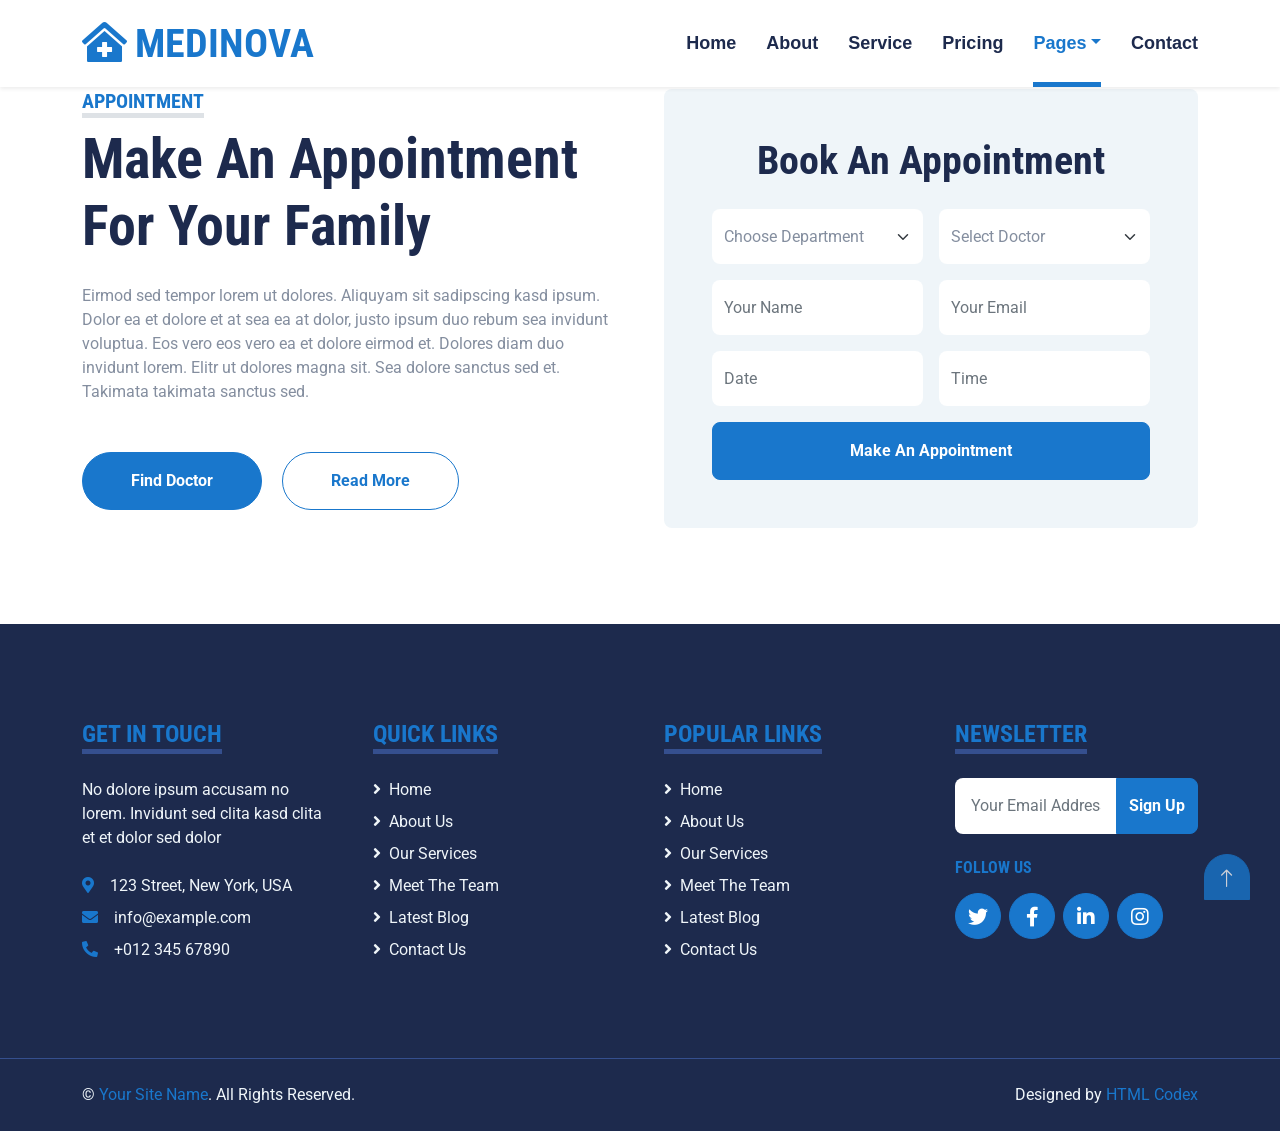
<file: appointment.html>
<!DOCTYPE html>
<html lang="en">

<head>
    <meta charset="utf-8">
    <title>MEDINOVA - Hospital Website Template</title>
    <meta content="width=device-width, initial-scale=1.0" name="viewport">
    <meta content="Free HTML Templates" name="keywords">
    <meta content="Free HTML Templates" name="description">
    <meta name="robots" content="noindex, nofollow">

    <!-- Favicon -->
    <link href="img/favicon.ico" rel="icon">

    <!-- Google Web Fonts -->
    <link rel="preconnect" href="https://fonts.gstatic.com">
    <link href="https://fonts.googleapis.com/css2?family=Roboto+Condensed:wght@400;700&family=Roboto:wght@400;700&display=swap" rel="stylesheet">  

    <!-- Icon Font Stylesheet -->
    <link href="https://cdnjs.cloudflare.com/ajax/libs/font-awesome/5.15.0/css/all.min.css" rel="stylesheet">
    <link href="https://cdn.jsdelivr.net/npm/bootstrap-icons@1.4.1/font/bootstrap-icons.css" rel="stylesheet">

    <!-- Libraries Stylesheet -->
    <link href="lib/owlcarousel/assets/owl.carousel.min.css" rel="stylesheet">
    <link href="lib/tempusdominus/css/tempusdominus-bootstrap-4.min.css" rel="stylesheet" />

    <!-- Customized Bootstrap Stylesheet -->
    <link href="css/bootstrap.min.css" rel="stylesheet">

    <!-- Template Stylesheet -->
    <link href="css/style.css" rel="stylesheet">
</head>

<body>
    <!-- Topbar Start -->
    <div class="container-fluid py-2 border-bottom d-none d-lg-block">
        <div class="container">
            <div class="row">
                <div class="col-md-6 text-center text-lg-start mb-2 mb-lg-0">
                    <div class="d-inline-flex align-items-center">
                        <a class="text-decoration-none text-body pe-3" href=""><i class="bi bi-telephone me-2"></i>+012 345 6789</a>
                        <span class="text-body">|</span>
                        <a class="text-decoration-none text-body px-3" href=""><i class="bi bi-envelope me-2"></i>info@example.com</a>
                    </div>
                </div>
                <div class="col-md-6 text-center text-lg-end">
                    <div class="d-inline-flex align-items-center">
                        <a class="text-body px-2" href="">
                            <i class="fab fa-facebook-f"></i>
                        </a>
                        <a class="text-body px-2" href="">
                            <i class="fab fa-twitter"></i>
                        </a>
                        <a class="text-body px-2" href="">
                            <i class="fab fa-linkedin-in"></i>
                        </a>
                        <a class="text-body px-2" href="">
                            <i class="fab fa-instagram"></i>
                        </a>
                        <a class="text-body ps-2" href="">
                            <i class="fab fa-youtube"></i>
                        </a>
                    </div>
                </div>
            </div>
        </div>
    </div>
    <!-- Topbar End -->


    <!-- Navbar Start -->
    <div class="container-fluid sticky-top bg-white shadow-sm mb-5">
        <div class="container">
            <nav class="navbar navbar-expand-lg bg-white navbar-light py-3 py-lg-0">
                <a href="index.html" class="navbar-brand">
                    <h1 class="m-0 text-uppercase text-primary"><i class="fa fa-clinic-medical me-2"></i>Medinova</h1>
                </a>
                <button class="navbar-toggler" type="button" data-bs-toggle="collapse" data-bs-target="#navbarCollapse">
                    <span class="navbar-toggler-icon"></span>
                </button>
                <div class="collapse navbar-collapse" id="navbarCollapse">
                    <div class="navbar-nav ms-auto py-0">
                        <a href="index.html" class="nav-item nav-link">Home</a>
                        <a href="about.html" class="nav-item nav-link">About</a>
                        <a href="service.html" class="nav-item nav-link">Service</a>
                        <a href="price.html" class="nav-item nav-link">Pricing</a>
                        <div class="nav-item dropdown">
                            <a href="#" class="nav-link dropdown-toggle active" data-bs-toggle="dropdown">Pages</a>
                            <div class="dropdown-menu m-0">
                                <a href="blog.html" class="dropdown-item">Blog Grid</a>
                                <a href="detail.html" class="dropdown-item">Blog Detail</a>
                                <a href="team.html" class="dropdown-item">The Team</a>
                                <a href="testimonial.html" class="dropdown-item">Testimonial</a>
                                <a href="appointment.html" class="dropdown-item active">Appointment</a>
                                <a href="search.html" class="dropdown-item">Search</a>
                            </div>
                        </div>
                        <a href="contact.html" class="nav-item nav-link">Contact</a>
                    </div>
                </div>
            </nav>
        </div>
    </div>
    <!-- Navbar End -->


    <!-- Appointment Start -->
    <div class="container-fluid py-5">
        <div class="container">
            <div class="row gx-5">
                <div class="col-lg-6 mb-5 mb-lg-0">
                    <div class="mb-4">
                        <h5 class="d-inline-block text-primary text-uppercase border-bottom border-5">Appointment</h5>
                        <h1 class="display-4">Make An Appointment For Your Family</h1>
                    </div>
                    <p class="mb-5">Eirmod sed tempor lorem ut dolores. Aliquyam sit sadipscing kasd ipsum. Dolor ea et dolore et at sea ea at dolor, justo ipsum duo rebum sea invidunt voluptua. Eos vero eos vero ea et dolore eirmod et. Dolores diam duo invidunt lorem. Elitr ut dolores magna sit. Sea dolore sanctus sed et. Takimata takimata sanctus sed.</p>
                    <a class="btn btn-primary rounded-pill py-3 px-5 me-3" href="">Find Doctor</a>
                    <a class="btn btn-outline-primary rounded-pill py-3 px-5" href="">Read More</a>
                </div>
                <div class="col-lg-6">
                    <div class="bg-light text-center rounded p-5">
                        <h1 class="mb-4">Book An Appointment</h1>
                        <form>
                            <div class="row g-3">
                                <div class="col-12 col-sm-6">
                                    <select class="form-select bg-white border-0" style="height: 55px;">
                                        <option selected>Choose Department</option>
                                        <option value="1">Department 1</option>
                                        <option value="2">Department 2</option>
                                        <option value="3">Department 3</option>
                                    </select>
                                </div>
                                <div class="col-12 col-sm-6">
                                    <select class="form-select bg-white border-0" style="height: 55px;">
                                        <option selected>Select Doctor</option>
                                        <option value="1">Doctor 1</option>
                                        <option value="2">Doctor 2</option>
                                        <option value="3">Doctor 3</option>
                                    </select>
                                </div>
                                <div class="col-12 col-sm-6">
                                    <input type="text" class="form-control bg-white border-0" placeholder="Your Name" style="height: 55px;">
                                </div>
                                <div class="col-12 col-sm-6">
                                    <input type="email" class="form-control bg-white border-0" placeholder="Your Email" style="height: 55px;">
                                </div>
                                <div class="col-12 col-sm-6">
                                    <div class="date" id="date" data-target-input="nearest">
                                        <input type="text"
                                            class="form-control bg-white border-0 datetimepicker-input"
                                            placeholder="Date" data-target="#date" data-toggle="datetimepicker" style="height: 55px;">
                                    </div>
                                </div>
                                <div class="col-12 col-sm-6">
                                    <div class="time" id="time" data-target-input="nearest">
                                        <input type="text"
                                            class="form-control bg-white border-0 datetimepicker-input"
                                            placeholder="Time" data-target="#time" data-toggle="datetimepicker" style="height: 55px;">
                                    </div>
                                </div>
                                <div class="col-12">
                                    <button class="btn btn-primary w-100 py-3" type="submit">Make An Appointment</button>
                                </div>
                            </div>
                        </form>
                    </div>
                </div>
            </div>
        </div>
    </div>
    <!-- Appointment End -->


    <!-- Footer Start -->
    <div class="container-fluid bg-dark text-light mt-5 py-5">
        <div class="container py-5">
            <div class="row g-5">
                <div class="col-lg-3 col-md-6">
                    <h4 class="d-inline-block text-primary text-uppercase border-bottom border-5 border-secondary mb-4">Get In Touch</h4>
                    <p class="mb-4">No dolore ipsum accusam no lorem. Invidunt sed clita kasd clita et et dolor sed dolor</p>
                    <p class="mb-2"><i class="fa fa-map-marker-alt text-primary me-3"></i>123 Street, New York, USA</p>
                    <p class="mb-2"><i class="fa fa-envelope text-primary me-3"></i>info@example.com</p>
                    <p class="mb-0"><i class="fa fa-phone-alt text-primary me-3"></i>+012 345 67890</p>
                </div>
                <div class="col-lg-3 col-md-6">
                    <h4 class="d-inline-block text-primary text-uppercase border-bottom border-5 border-secondary mb-4">Quick Links</h4>
                    <div class="d-flex flex-column justify-content-start">
                        <a class="text-light mb-2" href="#"><i class="fa fa-angle-right me-2"></i>Home</a>
                        <a class="text-light mb-2" href="#"><i class="fa fa-angle-right me-2"></i>About Us</a>
                        <a class="text-light mb-2" href="#"><i class="fa fa-angle-right me-2"></i>Our Services</a>
                        <a class="text-light mb-2" href="#"><i class="fa fa-angle-right me-2"></i>Meet The Team</a>
                        <a class="text-light mb-2" href="#"><i class="fa fa-angle-right me-2"></i>Latest Blog</a>
                        <a class="text-light" href="#"><i class="fa fa-angle-right me-2"></i>Contact Us</a>
                    </div>
                </div>
                <div class="col-lg-3 col-md-6">
                    <h4 class="d-inline-block text-primary text-uppercase border-bottom border-5 border-secondary mb-4">Popular Links</h4>
                    <div class="d-flex flex-column justify-content-start">
                        <a class="text-light mb-2" href="#"><i class="fa fa-angle-right me-2"></i>Home</a>
                        <a class="text-light mb-2" href="#"><i class="fa fa-angle-right me-2"></i>About Us</a>
                        <a class="text-light mb-2" href="#"><i class="fa fa-angle-right me-2"></i>Our Services</a>
                        <a class="text-light mb-2" href="#"><i class="fa fa-angle-right me-2"></i>Meet The Team</a>
                        <a class="text-light mb-2" href="#"><i class="fa fa-angle-right me-2"></i>Latest Blog</a>
                        <a class="text-light" href="#"><i class="fa fa-angle-right me-2"></i>Contact Us</a>
                    </div>
                </div>
                <div class="col-lg-3 col-md-6">
                    <h4 class="d-inline-block text-primary text-uppercase border-bottom border-5 border-secondary mb-4">Newsletter</h4>
                    <form action="">
                        <div class="input-group">
                            <input type="text" class="form-control p-3 border-0" placeholder="Your Email Address">
                            <button class="btn btn-primary">Sign Up</button>
                        </div>
                    </form>
                    <h6 class="text-primary text-uppercase mt-4 mb-3">Follow Us</h6>
                    <div class="d-flex">
                        <a class="btn btn-lg btn-primary btn-lg-square rounded-circle me-2" href="#"><i class="fab fa-twitter"></i></a>
                        <a class="btn btn-lg btn-primary btn-lg-square rounded-circle me-2" href="#"><i class="fab fa-facebook-f"></i></a>
                        <a class="btn btn-lg btn-primary btn-lg-square rounded-circle me-2" href="#"><i class="fab fa-linkedin-in"></i></a>
                        <a class="btn btn-lg btn-primary btn-lg-square rounded-circle" href="#"><i class="fab fa-instagram"></i></a>
                    </div>
                </div>
            </div>
        </div>
    </div>
    <div class="container-fluid bg-dark text-light border-top border-secondary py-4">
        <div class="container">
            <div class="row g-5">
                <div class="col-md-6 text-center text-md-start">
                    <p class="mb-md-0">&copy; <a class="text-primary" href="#">Your Site Name</a>. All Rights Reserved.</p>
                </div>
                <div class="col-md-6 text-center text-md-end">
                    <p class="mb-0">Designed by <a class="text-primary" href="https://htmlcodex.com">HTML Codex</a></p>
                </div>
            </div>
        </div>
    </div>
    <!-- Footer End -->


    <!-- Back to Top -->
    <a href="#" class="btn btn-lg btn-primary btn-lg-square back-to-top"><i class="bi bi-arrow-up"></i></a>


    <!-- JavaScript Libraries -->
    <script src="https://code.jquery.com/jquery-3.4.1.min.js"></script>
    <script src="https://cdn.jsdelivr.net/npm/bootstrap@5.0.0/dist/js/bootstrap.bundle.min.js"></script>
    <script src="lib/easing/easing.min.js"></script>
    <script src="lib/waypoints/waypoints.min.js"></script>
    <script src="lib/owlcarousel/owl.carousel.min.js"></script>
    <script src="lib/tempusdominus/js/moment.min.js"></script>
    <script src="lib/tempusdominus/js/moment-timezone.min.js"></script>
    <script src="lib/tempusdominus/js/tempusdominus-bootstrap-4.min.js"></script>

    <!-- Template Javascript -->
    <script src="js/main.js"></script>
</body>

</html>
</file>
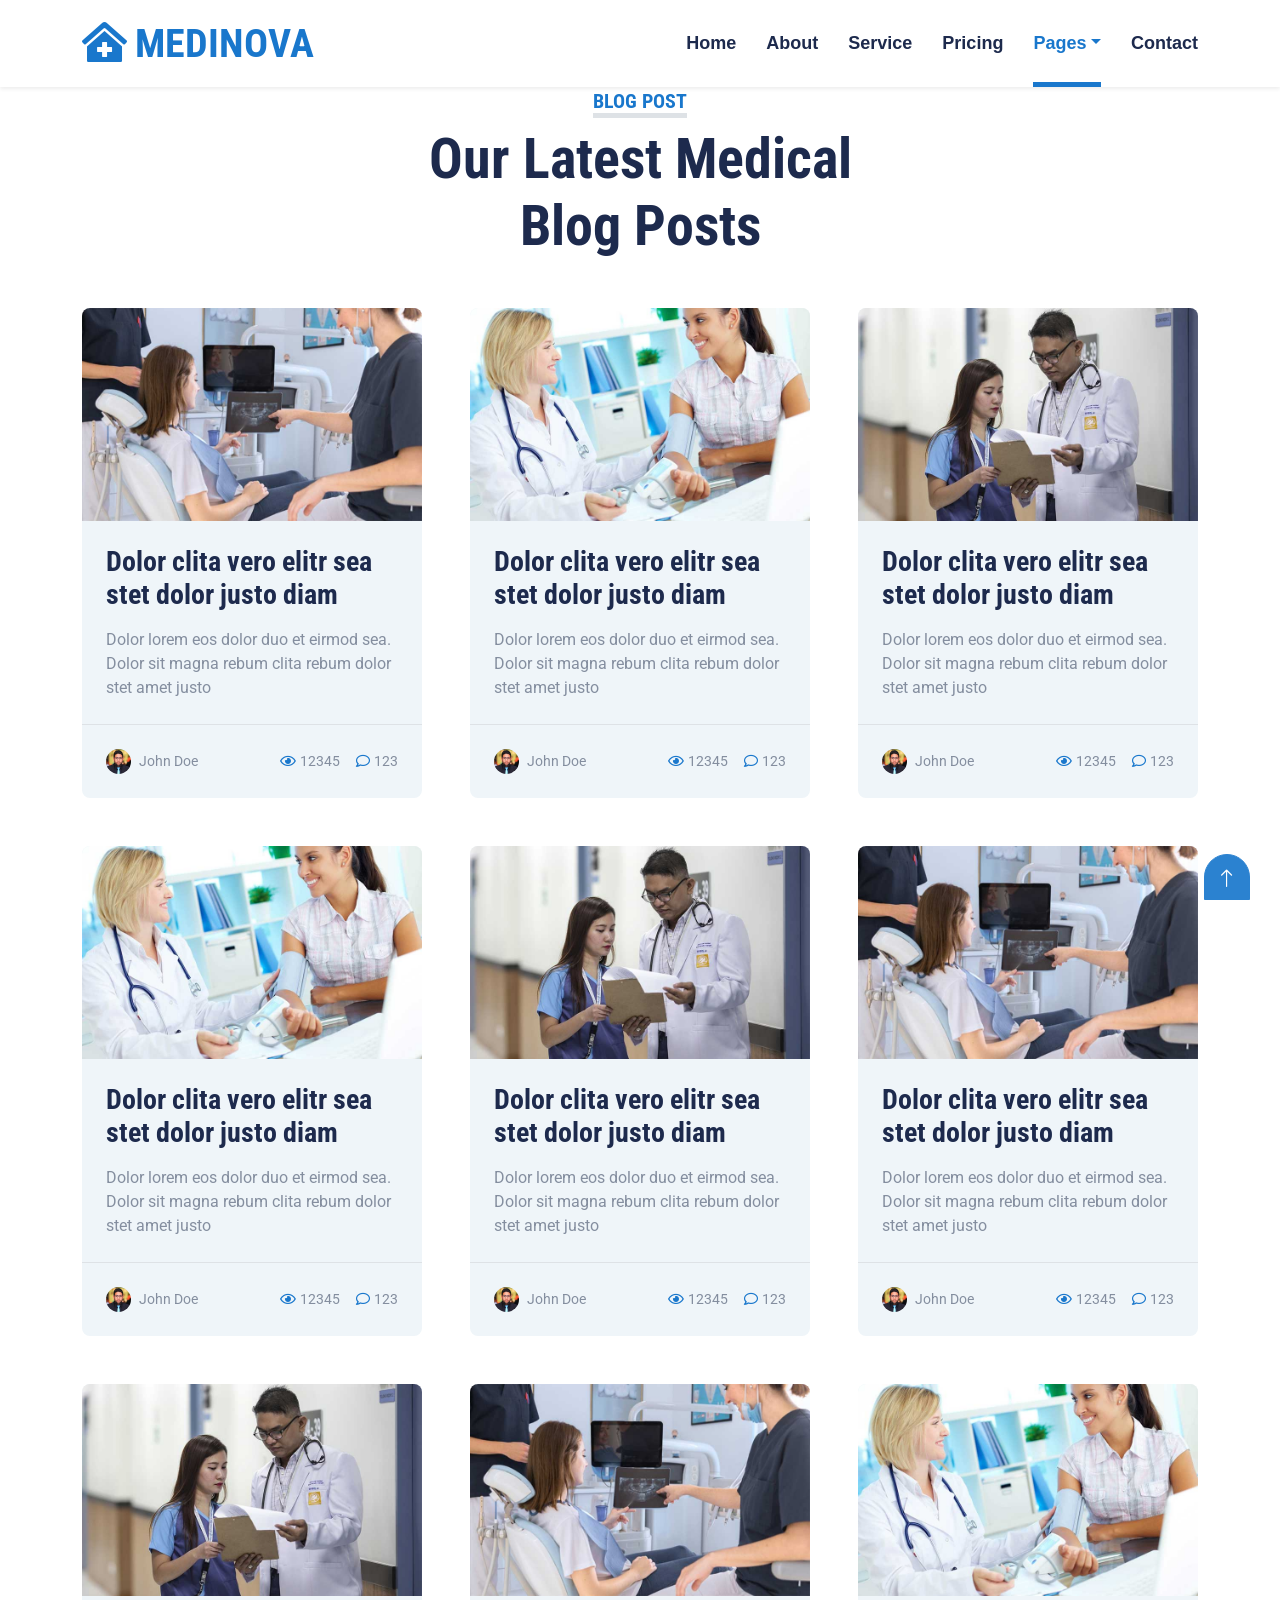
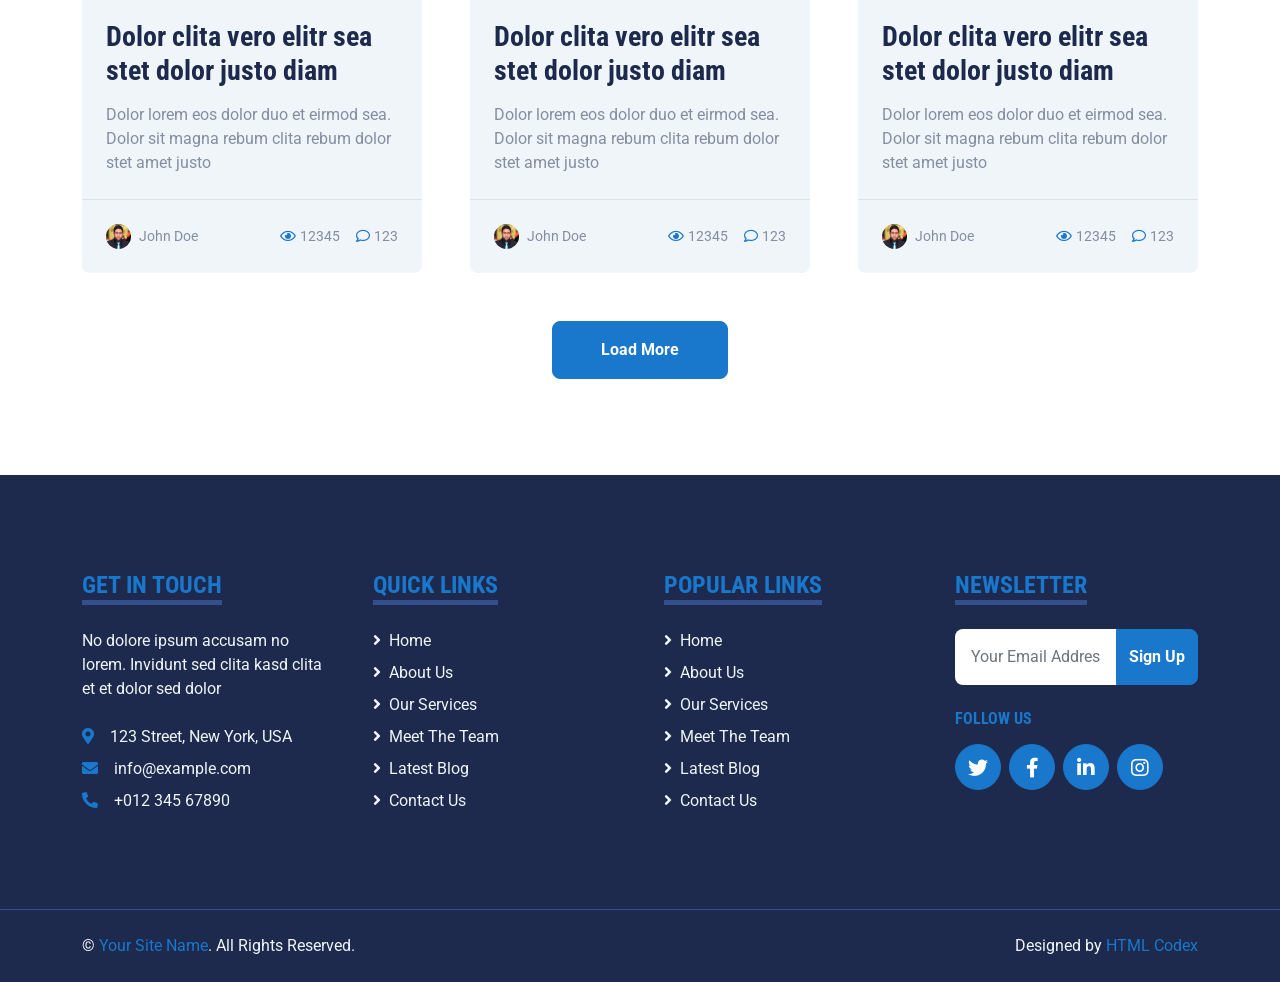
<file: blog.html>
<!DOCTYPE html>
<html lang="en">

<head>
    <meta charset="utf-8">
    <title>MEDINOVA - Hospital Website Template</title>
    <meta content="width=device-width, initial-scale=1.0" name="viewport">
    <meta content="Free HTML Templates" name="keywords">
    <meta content="Free HTML Templates" name="description">
    <meta name="robots" content="noindex, nofollow">

    <!-- Favicon -->
    <link href="img/favicon.ico" rel="icon">

    <!-- Google Web Fonts -->
    <link rel="preconnect" href="https://fonts.gstatic.com">
    <link href="https://fonts.googleapis.com/css2?family=Roboto+Condensed:wght@400;700&family=Roboto:wght@400;700&display=swap" rel="stylesheet">  

    <!-- Icon Font Stylesheet -->
    <link href="https://cdnjs.cloudflare.com/ajax/libs/font-awesome/5.15.0/css/all.min.css" rel="stylesheet">
    <link href="https://cdn.jsdelivr.net/npm/bootstrap-icons@1.4.1/font/bootstrap-icons.css" rel="stylesheet">

    <!-- Libraries Stylesheet -->
    <link href="lib/owlcarousel/assets/owl.carousel.min.css" rel="stylesheet">
    <link href="lib/tempusdominus/css/tempusdominus-bootstrap-4.min.css" rel="stylesheet" />

    <!-- Customized Bootstrap Stylesheet -->
    <link href="css/bootstrap.min.css" rel="stylesheet">

    <!-- Template Stylesheet -->
    <link href="css/style.css" rel="stylesheet">
</head>

<body>
    <!-- Topbar Start -->
    <div class="container-fluid py-2 border-bottom d-none d-lg-block">
        <div class="container">
            <div class="row">
                <div class="col-md-6 text-center text-lg-start mb-2 mb-lg-0">
                    <div class="d-inline-flex align-items-center">
                        <a class="text-decoration-none text-body pe-3" href=""><i class="bi bi-telephone me-2"></i>+012 345 6789</a>
                        <span class="text-body">|</span>
                        <a class="text-decoration-none text-body px-3" href=""><i class="bi bi-envelope me-2"></i>info@example.com</a>
                    </div>
                </div>
                <div class="col-md-6 text-center text-lg-end">
                    <div class="d-inline-flex align-items-center">
                        <a class="text-body px-2" href="">
                            <i class="fab fa-facebook-f"></i>
                        </a>
                        <a class="text-body px-2" href="">
                            <i class="fab fa-twitter"></i>
                        </a>
                        <a class="text-body px-2" href="">
                            <i class="fab fa-linkedin-in"></i>
                        </a>
                        <a class="text-body px-2" href="">
                            <i class="fab fa-instagram"></i>
                        </a>
                        <a class="text-body ps-2" href="">
                            <i class="fab fa-youtube"></i>
                        </a>
                    </div>
                </div>
            </div>
        </div>
    </div>
    <!-- Topbar End -->


    <!-- Navbar Start -->
    <div class="container-fluid sticky-top bg-white shadow-sm mb-5">
        <div class="container">
            <nav class="navbar navbar-expand-lg bg-white navbar-light py-3 py-lg-0">
                <a href="index.html" class="navbar-brand">
                    <h1 class="m-0 text-uppercase text-primary"><i class="fa fa-clinic-medical me-2"></i>Medinova</h1>
                </a>
                <button class="navbar-toggler" type="button" data-bs-toggle="collapse" data-bs-target="#navbarCollapse">
                    <span class="navbar-toggler-icon"></span>
                </button>
                <div class="collapse navbar-collapse" id="navbarCollapse">
                    <div class="navbar-nav ms-auto py-0">
                        <a href="index.html" class="nav-item nav-link">Home</a>
                        <a href="about.html" class="nav-item nav-link">About</a>
                        <a href="service.html" class="nav-item nav-link">Service</a>
                        <a href="price.html" class="nav-item nav-link">Pricing</a>
                        <div class="nav-item dropdown">
                            <a href="#" class="nav-link dropdown-toggle active" data-bs-toggle="dropdown">Pages</a>
                            <div class="dropdown-menu m-0">
                                <a href="blog.html" class="dropdown-item active">Blog Grid</a>
                                <a href="detail.html" class="dropdown-item">Blog Detail</a>
                                <a href="team.html" class="dropdown-item">The Team</a>
                                <a href="testimonial.html" class="dropdown-item">Testimonial</a>
                                <a href="appointment.html" class="dropdown-item">Appointment</a>
                                <a href="search.html" class="dropdown-item">Search</a>
                            </div>
                        </div>
                        <a href="contact.html" class="nav-item nav-link">Contact</a>
                    </div>
                </div>
            </nav>
        </div>
    </div>
    <!-- Navbar End -->


    <!-- Blog Start -->
    <div class="container-fluid py-5">
        <div class="container">
            <div class="text-center mx-auto mb-5" style="max-width: 500px;">
                <h5 class="d-inline-block text-primary text-uppercase border-bottom border-5">Blog Post</h5>
                <h1 class="display-4">Our Latest Medical Blog Posts</h1>
            </div>
            <div class="row g-5">
                <div class="col-xl-4 col-lg-6">
                    <div class="bg-light rounded overflow-hidden">
                        <img class="img-fluid w-100" src="img/blog-1.jpg" alt="">
                        <div class="p-4">
                            <a class="h3 d-block mb-3" href="">Dolor clita vero elitr sea stet dolor justo  diam</a>
                            <p class="m-0">Dolor lorem eos dolor duo et eirmod sea. Dolor sit magna
                                rebum clita rebum dolor stet amet justo</p>
                        </div>
                        <div class="d-flex justify-content-between border-top p-4">
                            <div class="d-flex align-items-center">
                                <img class="rounded-circle me-2" src="img/user.jpg" width="25" height="25" alt="">
                                <small>John Doe</small>
                            </div>
                            <div class="d-flex align-items-center">
                                <small class="ms-3"><i class="far fa-eye text-primary me-1"></i>12345</small>
                                <small class="ms-3"><i class="far fa-comment text-primary me-1"></i>123</small>
                            </div>
                        </div>
                    </div>
                </div>
                <div class="col-xl-4 col-lg-6">
                    <div class="bg-light rounded overflow-hidden">
                        <img class="img-fluid w-100" src="img/blog-2.jpg" alt="">
                        <div class="p-4">
                            <a class="h3 d-block mb-3" href="">Dolor clita vero elitr sea stet dolor justo  diam</a>
                            <p class="m-0">Dolor lorem eos dolor duo et eirmod sea. Dolor sit magna
                                rebum clita rebum dolor stet amet justo</p>
                        </div>
                        <div class="d-flex justify-content-between border-top p-4">
                            <div class="d-flex align-items-center">
                                <img class="rounded-circle me-2" src="img/user.jpg" width="25" height="25" alt="">
                                <small>John Doe</small>
                            </div>
                            <div class="d-flex align-items-center">
                                <small class="ms-3"><i class="far fa-eye text-primary me-1"></i>12345</small>
                                <small class="ms-3"><i class="far fa-comment text-primary me-1"></i>123</small>
                            </div>
                        </div>
                    </div>
                </div>
                <div class="col-xl-4 col-lg-6">
                    <div class="bg-light rounded overflow-hidden">
                        <img class="img-fluid w-100" src="img/blog-3.jpg" alt="">
                        <div class="p-4">
                            <a class="h3 d-block mb-3" href="">Dolor clita vero elitr sea stet dolor justo  diam</a>
                            <p class="m-0">Dolor lorem eos dolor duo et eirmod sea. Dolor sit magna
                                rebum clita rebum dolor stet amet justo</p>
                        </div>
                        <div class="d-flex justify-content-between border-top p-4">
                            <div class="d-flex align-items-center">
                                <img class="rounded-circle me-2" src="img/user.jpg" width="25" height="25" alt="">
                                <small>John Doe</small>
                            </div>
                            <div class="d-flex align-items-center">
                                <small class="ms-3"><i class="far fa-eye text-primary me-1"></i>12345</small>
                                <small class="ms-3"><i class="far fa-comment text-primary me-1"></i>123</small>
                            </div>
                        </div>
                    </div>
                </div>
                <div class="col-xl-4 col-lg-6">
                    <div class="bg-light rounded overflow-hidden">
                        <img class="img-fluid w-100" src="img/blog-2.jpg" alt="">
                        <div class="p-4">
                            <a class="h3 d-block mb-3" href="">Dolor clita vero elitr sea stet dolor justo  diam</a>
                            <p class="m-0">Dolor lorem eos dolor duo et eirmod sea. Dolor sit magna
                                rebum clita rebum dolor stet amet justo</p>
                        </div>
                        <div class="d-flex justify-content-between border-top p-4">
                            <div class="d-flex align-items-center">
                                <img class="rounded-circle me-2" src="img/user.jpg" width="25" height="25" alt="">
                                <small>John Doe</small>
                            </div>
                            <div class="d-flex align-items-center">
                                <small class="ms-3"><i class="far fa-eye text-primary me-1"></i>12345</small>
                                <small class="ms-3"><i class="far fa-comment text-primary me-1"></i>123</small>
                            </div>
                        </div>
                    </div>
                </div>
                <div class="col-xl-4 col-lg-6">
                    <div class="bg-light rounded overflow-hidden">
                        <img class="img-fluid w-100" src="img/blog-3.jpg" alt="">
                        <div class="p-4">
                            <a class="h3 d-block mb-3" href="">Dolor clita vero elitr sea stet dolor justo  diam</a>
                            <p class="m-0">Dolor lorem eos dolor duo et eirmod sea. Dolor sit magna
                                rebum clita rebum dolor stet amet justo</p>
                        </div>
                        <div class="d-flex justify-content-between border-top p-4">
                            <div class="d-flex align-items-center">
                                <img class="rounded-circle me-2" src="img/user.jpg" width="25" height="25" alt="">
                                <small>John Doe</small>
                            </div>
                            <div class="d-flex align-items-center">
                                <small class="ms-3"><i class="far fa-eye text-primary me-1"></i>12345</small>
                                <small class="ms-3"><i class="far fa-comment text-primary me-1"></i>123</small>
                            </div>
                        </div>
                    </div>
                </div>
                <div class="col-xl-4 col-lg-6">
                    <div class="bg-light rounded overflow-hidden">
                        <img class="img-fluid w-100" src="img/blog-1.jpg" alt="">
                        <div class="p-4">
                            <a class="h3 d-block mb-3" href="">Dolor clita vero elitr sea stet dolor justo  diam</a>
                            <p class="m-0">Dolor lorem eos dolor duo et eirmod sea. Dolor sit magna
                                rebum clita rebum dolor stet amet justo</p>
                        </div>
                        <div class="d-flex justify-content-between border-top p-4">
                            <div class="d-flex align-items-center">
                                <img class="rounded-circle me-2" src="img/user.jpg" width="25" height="25" alt="">
                                <small>John Doe</small>
                            </div>
                            <div class="d-flex align-items-center">
                                <small class="ms-3"><i class="far fa-eye text-primary me-1"></i>12345</small>
                                <small class="ms-3"><i class="far fa-comment text-primary me-1"></i>123</small>
                            </div>
                        </div>
                    </div>
                </div>
                <div class="col-xl-4 col-lg-6">
                    <div class="bg-light rounded overflow-hidden">
                        <img class="img-fluid w-100" src="img/blog-3.jpg" alt="">
                        <div class="p-4">
                            <a class="h3 d-block mb-3" href="">Dolor clita vero elitr sea stet dolor justo  diam</a>
                            <p class="m-0">Dolor lorem eos dolor duo et eirmod sea. Dolor sit magna
                                rebum clita rebum dolor stet amet justo</p>
                        </div>
                        <div class="d-flex justify-content-between border-top p-4">
                            <div class="d-flex align-items-center">
                                <img class="rounded-circle me-2" src="img/user.jpg" width="25" height="25" alt="">
                                <small>John Doe</small>
                            </div>
                            <div class="d-flex align-items-center">
                                <small class="ms-3"><i class="far fa-eye text-primary me-1"></i>12345</small>
                                <small class="ms-3"><i class="far fa-comment text-primary me-1"></i>123</small>
                            </div>
                        </div>
                    </div>
                </div>
                <div class="col-xl-4 col-lg-6">
                    <div class="bg-light rounded overflow-hidden">
                        <img class="img-fluid w-100" src="img/blog-1.jpg" alt="">
                        <div class="p-4">
                            <a class="h3 d-block mb-3" href="">Dolor clita vero elitr sea stet dolor justo  diam</a>
                            <p class="m-0">Dolor lorem eos dolor duo et eirmod sea. Dolor sit magna
                                rebum clita rebum dolor stet amet justo</p>
                        </div>
                        <div class="d-flex justify-content-between border-top p-4">
                            <div class="d-flex align-items-center">
                                <img class="rounded-circle me-2" src="img/user.jpg" width="25" height="25" alt="">
                                <small>John Doe</small>
                            </div>
                            <div class="d-flex align-items-center">
                                <small class="ms-3"><i class="far fa-eye text-primary me-1"></i>12345</small>
                                <small class="ms-3"><i class="far fa-comment text-primary me-1"></i>123</small>
                            </div>
                        </div>
                    </div>
                </div>
                <div class="col-xl-4 col-lg-6">
                    <div class="bg-light rounded overflow-hidden">
                        <img class="img-fluid w-100" src="img/blog-2.jpg" alt="">
                        <div class="p-4">
                            <a class="h3 d-block mb-3" href="">Dolor clita vero elitr sea stet dolor justo  diam</a>
                            <p class="m-0">Dolor lorem eos dolor duo et eirmod sea. Dolor sit magna
                                rebum clita rebum dolor stet amet justo</p>
                        </div>
                        <div class="d-flex justify-content-between border-top p-4">
                            <div class="d-flex align-items-center">
                                <img class="rounded-circle me-2" src="img/user.jpg" width="25" height="25" alt="">
                                <small>John Doe</small>
                            </div>
                            <div class="d-flex align-items-center">
                                <small class="ms-3"><i class="far fa-eye text-primary me-1"></i>12345</small>
                                <small class="ms-3"><i class="far fa-comment text-primary me-1"></i>123</small>
                            </div>
                        </div>
                    </div>
                </div>
                <div class="col-12 text-center">
                    <button class="btn btn-primary py-3 px-5">Load More</button>
                </div>
            </div>
        </div>
    </div>
    <!-- Blog End -->
    

    <!-- Footer Start -->
    <div class="container-fluid bg-dark text-light mt-5 py-5">
        <div class="container py-5">
            <div class="row g-5">
                <div class="col-lg-3 col-md-6">
                    <h4 class="d-inline-block text-primary text-uppercase border-bottom border-5 border-secondary mb-4">Get In Touch</h4>
                    <p class="mb-4">No dolore ipsum accusam no lorem. Invidunt sed clita kasd clita et et dolor sed dolor</p>
                    <p class="mb-2"><i class="fa fa-map-marker-alt text-primary me-3"></i>123 Street, New York, USA</p>
                    <p class="mb-2"><i class="fa fa-envelope text-primary me-3"></i>info@example.com</p>
                    <p class="mb-0"><i class="fa fa-phone-alt text-primary me-3"></i>+012 345 67890</p>
                </div>
                <div class="col-lg-3 col-md-6">
                    <h4 class="d-inline-block text-primary text-uppercase border-bottom border-5 border-secondary mb-4">Quick Links</h4>
                    <div class="d-flex flex-column justify-content-start">
                        <a class="text-light mb-2" href="#"><i class="fa fa-angle-right me-2"></i>Home</a>
                        <a class="text-light mb-2" href="#"><i class="fa fa-angle-right me-2"></i>About Us</a>
                        <a class="text-light mb-2" href="#"><i class="fa fa-angle-right me-2"></i>Our Services</a>
                        <a class="text-light mb-2" href="#"><i class="fa fa-angle-right me-2"></i>Meet The Team</a>
                        <a class="text-light mb-2" href="#"><i class="fa fa-angle-right me-2"></i>Latest Blog</a>
                        <a class="text-light" href="#"><i class="fa fa-angle-right me-2"></i>Contact Us</a>
                    </div>
                </div>
                <div class="col-lg-3 col-md-6">
                    <h4 class="d-inline-block text-primary text-uppercase border-bottom border-5 border-secondary mb-4">Popular Links</h4>
                    <div class="d-flex flex-column justify-content-start">
                        <a class="text-light mb-2" href="#"><i class="fa fa-angle-right me-2"></i>Home</a>
                        <a class="text-light mb-2" href="#"><i class="fa fa-angle-right me-2"></i>About Us</a>
                        <a class="text-light mb-2" href="#"><i class="fa fa-angle-right me-2"></i>Our Services</a>
                        <a class="text-light mb-2" href="#"><i class="fa fa-angle-right me-2"></i>Meet The Team</a>
                        <a class="text-light mb-2" href="#"><i class="fa fa-angle-right me-2"></i>Latest Blog</a>
                        <a class="text-light" href="#"><i class="fa fa-angle-right me-2"></i>Contact Us</a>
                    </div>
                </div>
                <div class="col-lg-3 col-md-6">
                    <h4 class="d-inline-block text-primary text-uppercase border-bottom border-5 border-secondary mb-4">Newsletter</h4>
                    <form action="">
                        <div class="input-group">
                            <input type="text" class="form-control p-3 border-0" placeholder="Your Email Address">
                            <button class="btn btn-primary">Sign Up</button>
                        </div>
                    </form>
                    <h6 class="text-primary text-uppercase mt-4 mb-3">Follow Us</h6>
                    <div class="d-flex">
                        <a class="btn btn-lg btn-primary btn-lg-square rounded-circle me-2" href="#"><i class="fab fa-twitter"></i></a>
                        <a class="btn btn-lg btn-primary btn-lg-square rounded-circle me-2" href="#"><i class="fab fa-facebook-f"></i></a>
                        <a class="btn btn-lg btn-primary btn-lg-square rounded-circle me-2" href="#"><i class="fab fa-linkedin-in"></i></a>
                        <a class="btn btn-lg btn-primary btn-lg-square rounded-circle" href="#"><i class="fab fa-instagram"></i></a>
                    </div>
                </div>
            </div>
        </div>
    </div>
    <div class="container-fluid bg-dark text-light border-top border-secondary py-4">
        <div class="container">
            <div class="row g-5">
                <div class="col-md-6 text-center text-md-start">
                    <p class="mb-md-0">&copy; <a class="text-primary" href="#">Your Site Name</a>. All Rights Reserved.</p>
                </div>
                <div class="col-md-6 text-center text-md-end">
                    <p class="mb-0">Designed by <a class="text-primary" href="https://htmlcodex.com">HTML Codex</a></p>
                </div>
            </div>
        </div>
    </div>
    <!-- Footer End -->


    <!-- Back to Top -->
    <a href="#" class="btn btn-lg btn-primary btn-lg-square back-to-top"><i class="bi bi-arrow-up"></i></a>


    <!-- JavaScript Libraries -->
    <script src="https://code.jquery.com/jquery-3.4.1.min.js"></script>
    <script src="https://cdn.jsdelivr.net/npm/bootstrap@5.0.0/dist/js/bootstrap.bundle.min.js"></script>
    <script src="lib/easing/easing.min.js"></script>
    <script src="lib/waypoints/waypoints.min.js"></script>
    <script src="lib/owlcarousel/owl.carousel.min.js"></script>
    <script src="lib/tempusdominus/js/moment.min.js"></script>
    <script src="lib/tempusdominus/js/moment-timezone.min.js"></script>
    <script src="lib/tempusdominus/js/tempusdominus-bootstrap-4.min.js"></script>

    <!-- Template Javascript -->
    <script src="js/main.js"></script>
</body>

</html>
</file>
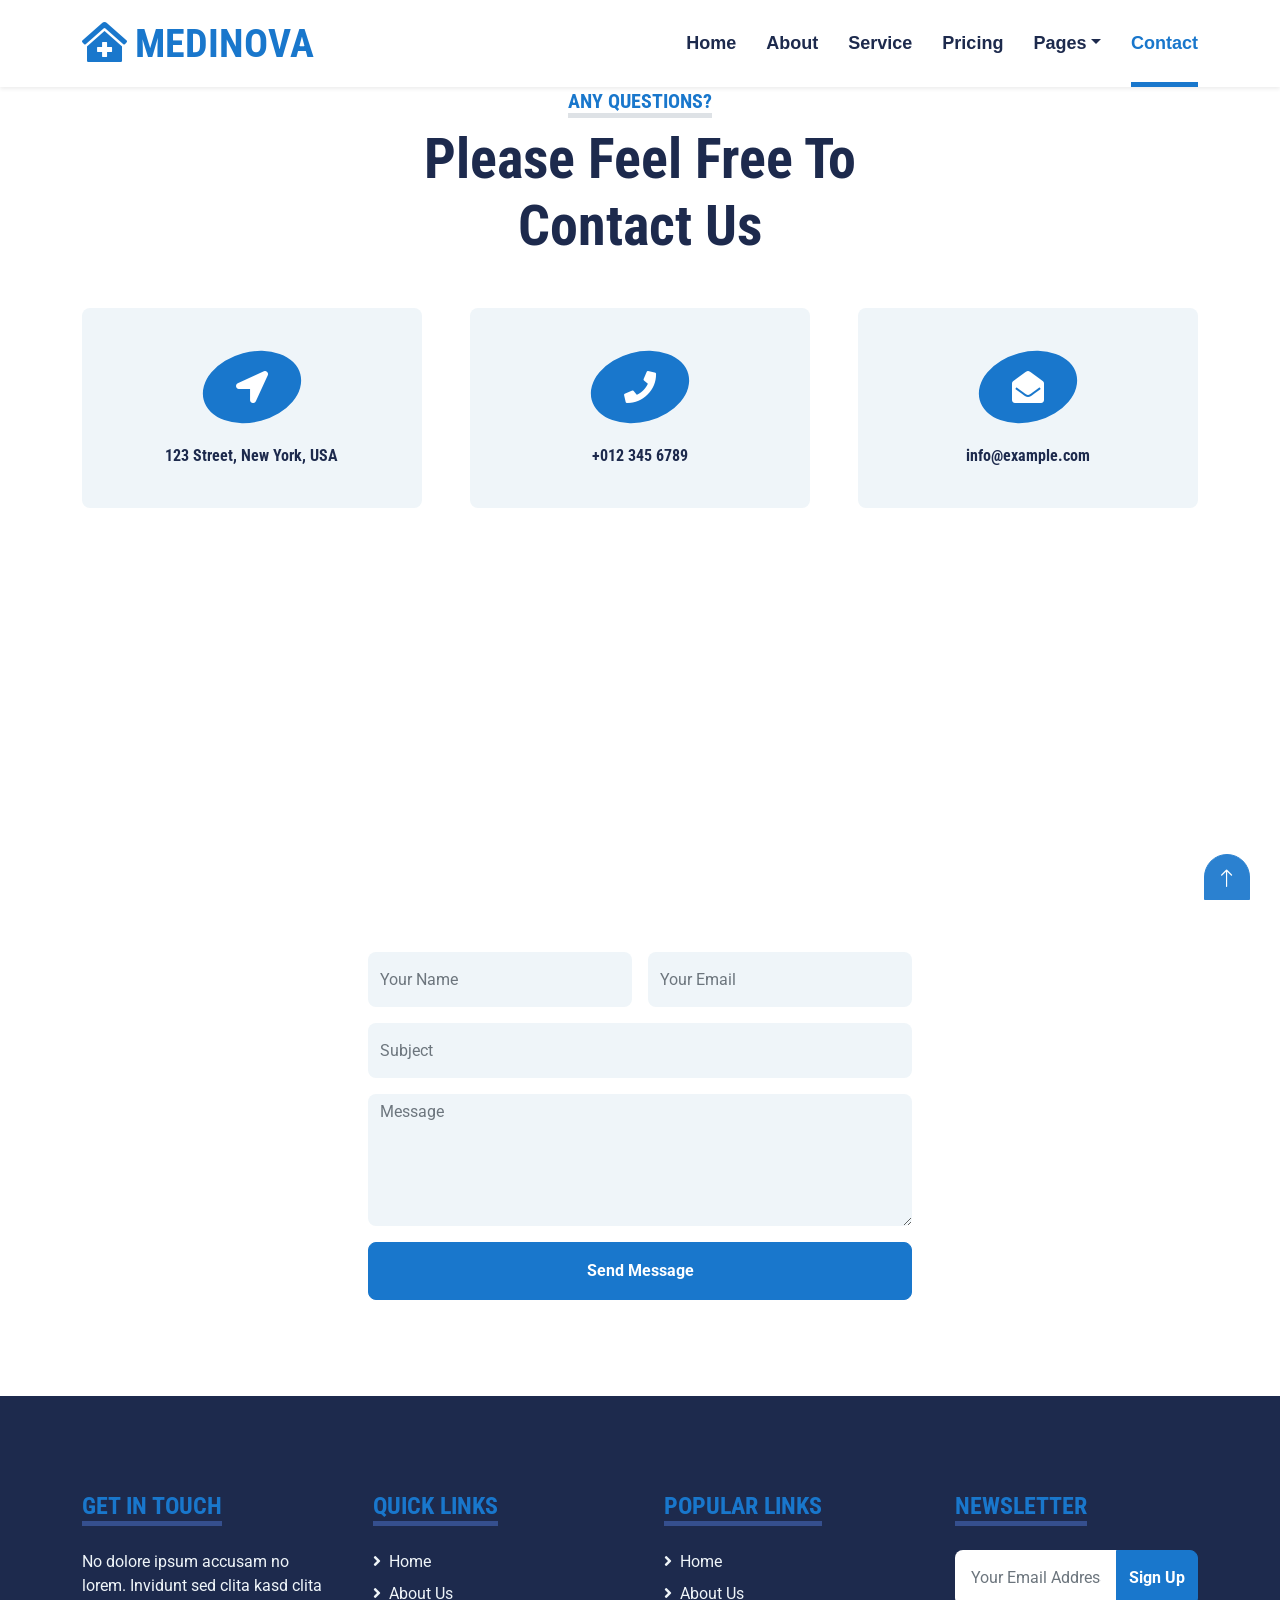
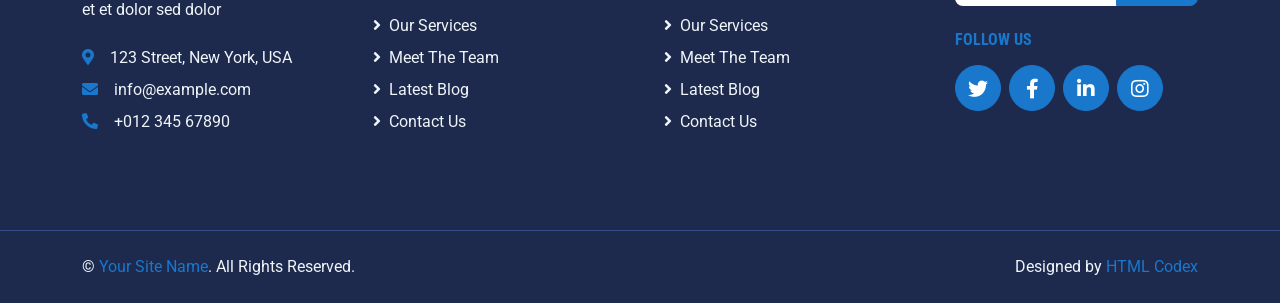
<file: contact.html>
<!DOCTYPE html>
<html lang="en">

<head>
    <meta charset="utf-8">
    <title>MEDINOVA - Hospital Website Template</title>
    <meta content="width=device-width, initial-scale=1.0" name="viewport">
    <meta content="Free HTML Templates" name="keywords">
    <meta content="Free HTML Templates" name="description">
    <meta name="robots" content="noindex, nofollow">

    <!-- Favicon -->
    <link href="img/favicon.ico" rel="icon">

    <!-- Google Web Fonts -->
    <link rel="preconnect" href="https://fonts.gstatic.com">
    <link href="https://fonts.googleapis.com/css2?family=Roboto+Condensed:wght@400;700&family=Roboto:wght@400;700&display=swap" rel="stylesheet">  

    <!-- Icon Font Stylesheet -->
    <link href="https://cdnjs.cloudflare.com/ajax/libs/font-awesome/5.15.0/css/all.min.css" rel="stylesheet">
    <link href="https://cdn.jsdelivr.net/npm/bootstrap-icons@1.4.1/font/bootstrap-icons.css" rel="stylesheet">

    <!-- Libraries Stylesheet -->
    <link href="lib/owlcarousel/assets/owl.carousel.min.css" rel="stylesheet">
    <link href="lib/tempusdominus/css/tempusdominus-bootstrap-4.min.css" rel="stylesheet" />

    <!-- Customized Bootstrap Stylesheet -->
    <link href="css/bootstrap.min.css" rel="stylesheet">

    <!-- Template Stylesheet -->
    <link href="css/style.css" rel="stylesheet">
</head>

<body>
    <!-- Topbar Start -->
    <div class="container-fluid py-2 border-bottom d-none d-lg-block">
        <div class="container">
            <div class="row">
                <div class="col-md-6 text-center text-lg-start mb-2 mb-lg-0">
                    <div class="d-inline-flex align-items-center">
                        <a class="text-decoration-none text-body pe-3" href=""><i class="bi bi-telephone me-2"></i>+012 345 6789</a>
                        <span class="text-body">|</span>
                        <a class="text-decoration-none text-body px-3" href=""><i class="bi bi-envelope me-2"></i>info@example.com</a>
                    </div>
                </div>
                <div class="col-md-6 text-center text-lg-end">
                    <div class="d-inline-flex align-items-center">
                        <a class="text-body px-2" href="">
                            <i class="fab fa-facebook-f"></i>
                        </a>
                        <a class="text-body px-2" href="">
                            <i class="fab fa-twitter"></i>
                        </a>
                        <a class="text-body px-2" href="">
                            <i class="fab fa-linkedin-in"></i>
                        </a>
                        <a class="text-body px-2" href="">
                            <i class="fab fa-instagram"></i>
                        </a>
                        <a class="text-body ps-2" href="">
                            <i class="fab fa-youtube"></i>
                        </a>
                    </div>
                </div>
            </div>
        </div>
    </div>
    <!-- Topbar End -->


    <!-- Navbar Start -->
    <div class="container-fluid sticky-top bg-white shadow-sm mb-5">
        <div class="container">
            <nav class="navbar navbar-expand-lg bg-white navbar-light py-3 py-lg-0">
                <a href="index.html" class="navbar-brand">
                    <h1 class="m-0 text-uppercase text-primary"><i class="fa fa-clinic-medical me-2"></i>Medinova</h1>
                </a>
                <button class="navbar-toggler" type="button" data-bs-toggle="collapse" data-bs-target="#navbarCollapse">
                    <span class="navbar-toggler-icon"></span>
                </button>
                <div class="collapse navbar-collapse" id="navbarCollapse">
                    <div class="navbar-nav ms-auto py-0">
                        <a href="index.html" class="nav-item nav-link">Home</a>
                        <a href="about.html" class="nav-item nav-link">About</a>
                        <a href="service.html" class="nav-item nav-link">Service</a>
                        <a href="price.html" class="nav-item nav-link">Pricing</a>
                        <div class="nav-item dropdown">
                            <a href="#" class="nav-link dropdown-toggle" data-bs-toggle="dropdown">Pages</a>
                            <div class="dropdown-menu m-0">
                                <a href="blog.html" class="dropdown-item">Blog Grid</a>
                                <a href="detail.html" class="dropdown-item">Blog Detail</a>
                                <a href="team.html" class="dropdown-item">The Team</a>
                                <a href="testimonial.html" class="dropdown-item">Testimonial</a>
                                <a href="appointment.html" class="dropdown-item">Appointment</a>
                                <a href="search.html" class="dropdown-item">Search</a>
                            </div>
                        </div>
                        <a href="contact.html" class="nav-item nav-link active">Contact</a>
                    </div>
                </div>
            </nav>
        </div>
    </div>
    <!-- Navbar End -->


    <!-- Contact Start -->
    <div class="container-fluid pt-5">
        <div class="container">
            <div class="text-center mx-auto mb-5" style="max-width: 500px;">
                <h5 class="d-inline-block text-primary text-uppercase border-bottom border-5">Any Questions?</h5>
                <h1 class="display-4">Please Feel Free To Contact Us</h1>
            </div>
            <div class="row g-5 mb-5">
                <div class="col-lg-4">
                    <div class="bg-light rounded d-flex flex-column align-items-center justify-content-center text-center" style="height: 200px;">
                        <div class="d-flex align-items-center justify-content-center bg-primary rounded-circle mb-4" style="width: 100px; height: 70px; transform: rotate(-15deg);">
                            <i class="fa fa-2x fa-location-arrow text-white" style="transform: rotate(15deg);"></i>
                        </div>
                        <h6 class="mb-0">123 Street, New York, USA</h6>
                    </div>
                </div>
                <div class="col-lg-4">
                    <div class="bg-light rounded d-flex flex-column align-items-center justify-content-center text-center" style="height: 200px;">
                        <div class="d-flex align-items-center justify-content-center bg-primary rounded-circle mb-4" style="width: 100px; height: 70px; transform: rotate(-15deg);">
                            <i class="fa fa-2x fa-phone text-white" style="transform: rotate(15deg);"></i>
                        </div>
                        <h6 class="mb-0">+012 345 6789</h6>
                    </div>
                </div>
                <div class="col-lg-4">
                    <div class="bg-light rounded d-flex flex-column align-items-center justify-content-center text-center" style="height: 200px;">
                        <div class="d-flex align-items-center justify-content-center bg-primary rounded-circle mb-4" style="width: 100px; height: 70px; transform: rotate(-15deg);">
                            <i class="fa fa-2x fa-envelope-open text-white" style="transform: rotate(15deg);"></i>
                        </div>
                        <h6 class="mb-0">info@example.com</h6>
                    </div>
                </div>
            </div>
            <div class="row">
                <div class="col-12" style="height: 500px;">
                    <div class="position-relative h-100">
                        <iframe class="position-relative w-100 h-100"
                            src="https://www.google.com/maps/embed?pb=!1m18!1m12!1m3!1d3001156.4288297426!2d-78.01371936852176!3d42.72876761954724!2m3!1f0!2f0!3f0!3m2!1i1024!2i768!4f13.1!3m3!1m2!1s0x4ccc4bf0f123a5a9%3A0xddcfc6c1de189567!2sNew%20York%2C%20USA!5e0!3m2!1sen!2sbd!4v1603794290143!5m2!1sen!2sbd"
                            frameborder="0" style="border:0;" allowfullscreen="" aria-hidden="false"
                            tabindex="0"></iframe>
                    </div>
                </div>
            </div>
            <div class="row justify-content-center position-relative" style="margin-top: -200px; z-index: 1;">
                <div class="col-lg-8">
                    <div class="bg-white rounded p-5 m-5 mb-0">
                        <form>
                            <div class="row g-3">
                                <div class="col-12 col-sm-6">
                                    <input type="text" class="form-control bg-light border-0" placeholder="Your Name" style="height: 55px;">
                                </div>
                                <div class="col-12 col-sm-6">
                                    <input type="email" class="form-control bg-light border-0" placeholder="Your Email" style="height: 55px;">
                                </div>
                                <div class="col-12">
                                    <input type="text" class="form-control bg-light border-0" placeholder="Subject" style="height: 55px;">
                                </div>
                                <div class="col-12">
                                    <textarea class="form-control bg-light border-0" rows="5" placeholder="Message"></textarea>
                                </div>
                                <div class="col-12">
                                    <button class="btn btn-primary w-100 py-3" type="submit">Send Message</button>
                                </div>
                            </div>
                        </form>
                    </div>
                </div>
            </div>
        </div>
    </div>
    <!-- Contact End -->


    <!-- Footer Start -->
    <div class="container-fluid bg-dark text-light mt-5 py-5">
        <div class="container py-5">
            <div class="row g-5">
                <div class="col-lg-3 col-md-6">
                    <h4 class="d-inline-block text-primary text-uppercase border-bottom border-5 border-secondary mb-4">Get In Touch</h4>
                    <p class="mb-4">No dolore ipsum accusam no lorem. Invidunt sed clita kasd clita et et dolor sed dolor</p>
                    <p class="mb-2"><i class="fa fa-map-marker-alt text-primary me-3"></i>123 Street, New York, USA</p>
                    <p class="mb-2"><i class="fa fa-envelope text-primary me-3"></i>info@example.com</p>
                    <p class="mb-0"><i class="fa fa-phone-alt text-primary me-3"></i>+012 345 67890</p>
                </div>
                <div class="col-lg-3 col-md-6">
                    <h4 class="d-inline-block text-primary text-uppercase border-bottom border-5 border-secondary mb-4">Quick Links</h4>
                    <div class="d-flex flex-column justify-content-start">
                        <a class="text-light mb-2" href="#"><i class="fa fa-angle-right me-2"></i>Home</a>
                        <a class="text-light mb-2" href="#"><i class="fa fa-angle-right me-2"></i>About Us</a>
                        <a class="text-light mb-2" href="#"><i class="fa fa-angle-right me-2"></i>Our Services</a>
                        <a class="text-light mb-2" href="#"><i class="fa fa-angle-right me-2"></i>Meet The Team</a>
                        <a class="text-light mb-2" href="#"><i class="fa fa-angle-right me-2"></i>Latest Blog</a>
                        <a class="text-light" href="#"><i class="fa fa-angle-right me-2"></i>Contact Us</a>
                    </div>
                </div>
                <div class="col-lg-3 col-md-6">
                    <h4 class="d-inline-block text-primary text-uppercase border-bottom border-5 border-secondary mb-4">Popular Links</h4>
                    <div class="d-flex flex-column justify-content-start">
                        <a class="text-light mb-2" href="#"><i class="fa fa-angle-right me-2"></i>Home</a>
                        <a class="text-light mb-2" href="#"><i class="fa fa-angle-right me-2"></i>About Us</a>
                        <a class="text-light mb-2" href="#"><i class="fa fa-angle-right me-2"></i>Our Services</a>
                        <a class="text-light mb-2" href="#"><i class="fa fa-angle-right me-2"></i>Meet The Team</a>
                        <a class="text-light mb-2" href="#"><i class="fa fa-angle-right me-2"></i>Latest Blog</a>
                        <a class="text-light" href="#"><i class="fa fa-angle-right me-2"></i>Contact Us</a>
                    </div>
                </div>
                <div class="col-lg-3 col-md-6">
                    <h4 class="d-inline-block text-primary text-uppercase border-bottom border-5 border-secondary mb-4">Newsletter</h4>
                    <form action="">
                        <div class="input-group">
                            <input type="text" class="form-control p-3 border-0" placeholder="Your Email Address">
                            <button class="btn btn-primary">Sign Up</button>
                        </div>
                    </form>
                    <h6 class="text-primary text-uppercase mt-4 mb-3">Follow Us</h6>
                    <div class="d-flex">
                        <a class="btn btn-lg btn-primary btn-lg-square rounded-circle me-2" href="#"><i class="fab fa-twitter"></i></a>
                        <a class="btn btn-lg btn-primary btn-lg-square rounded-circle me-2" href="#"><i class="fab fa-facebook-f"></i></a>
                        <a class="btn btn-lg btn-primary btn-lg-square rounded-circle me-2" href="#"><i class="fab fa-linkedin-in"></i></a>
                        <a class="btn btn-lg btn-primary btn-lg-square rounded-circle" href="#"><i class="fab fa-instagram"></i></a>
                    </div>
                </div>
            </div>
        </div>
    </div>
    <div class="container-fluid bg-dark text-light border-top border-secondary py-4">
        <div class="container">
            <div class="row g-5">
                <div class="col-md-6 text-center text-md-start">
                    <p class="mb-md-0">&copy; <a class="text-primary" href="#">Your Site Name</a>. All Rights Reserved.</p>
                </div>
                <div class="col-md-6 text-center text-md-end">
                    <p class="mb-0">Designed by <a class="text-primary" href="https://htmlcodex.com">HTML Codex</a></p>
                </div>
            </div>
        </div>
    </div>
    <!-- Footer End -->


    <!-- Back to Top -->
    <a href="#" class="btn btn-lg btn-primary btn-lg-square back-to-top"><i class="bi bi-arrow-up"></i></a>


    <!-- JavaScript Libraries -->
    <script src="https://code.jquery.com/jquery-3.4.1.min.js"></script>
    <script src="https://cdn.jsdelivr.net/npm/bootstrap@5.0.0/dist/js/bootstrap.bundle.min.js"></script>
    <script src="lib/easing/easing.min.js"></script>
    <script src="lib/waypoints/waypoints.min.js"></script>
    <script src="lib/owlcarousel/owl.carousel.min.js"></script>
    <script src="lib/tempusdominus/js/moment.min.js"></script>
    <script src="lib/tempusdominus/js/moment-timezone.min.js"></script>
    <script src="lib/tempusdominus/js/tempusdominus-bootstrap-4.min.js"></script>

    <!-- Template Javascript -->
    <script src="js/main.js"></script>
</body>

</html>
</file>
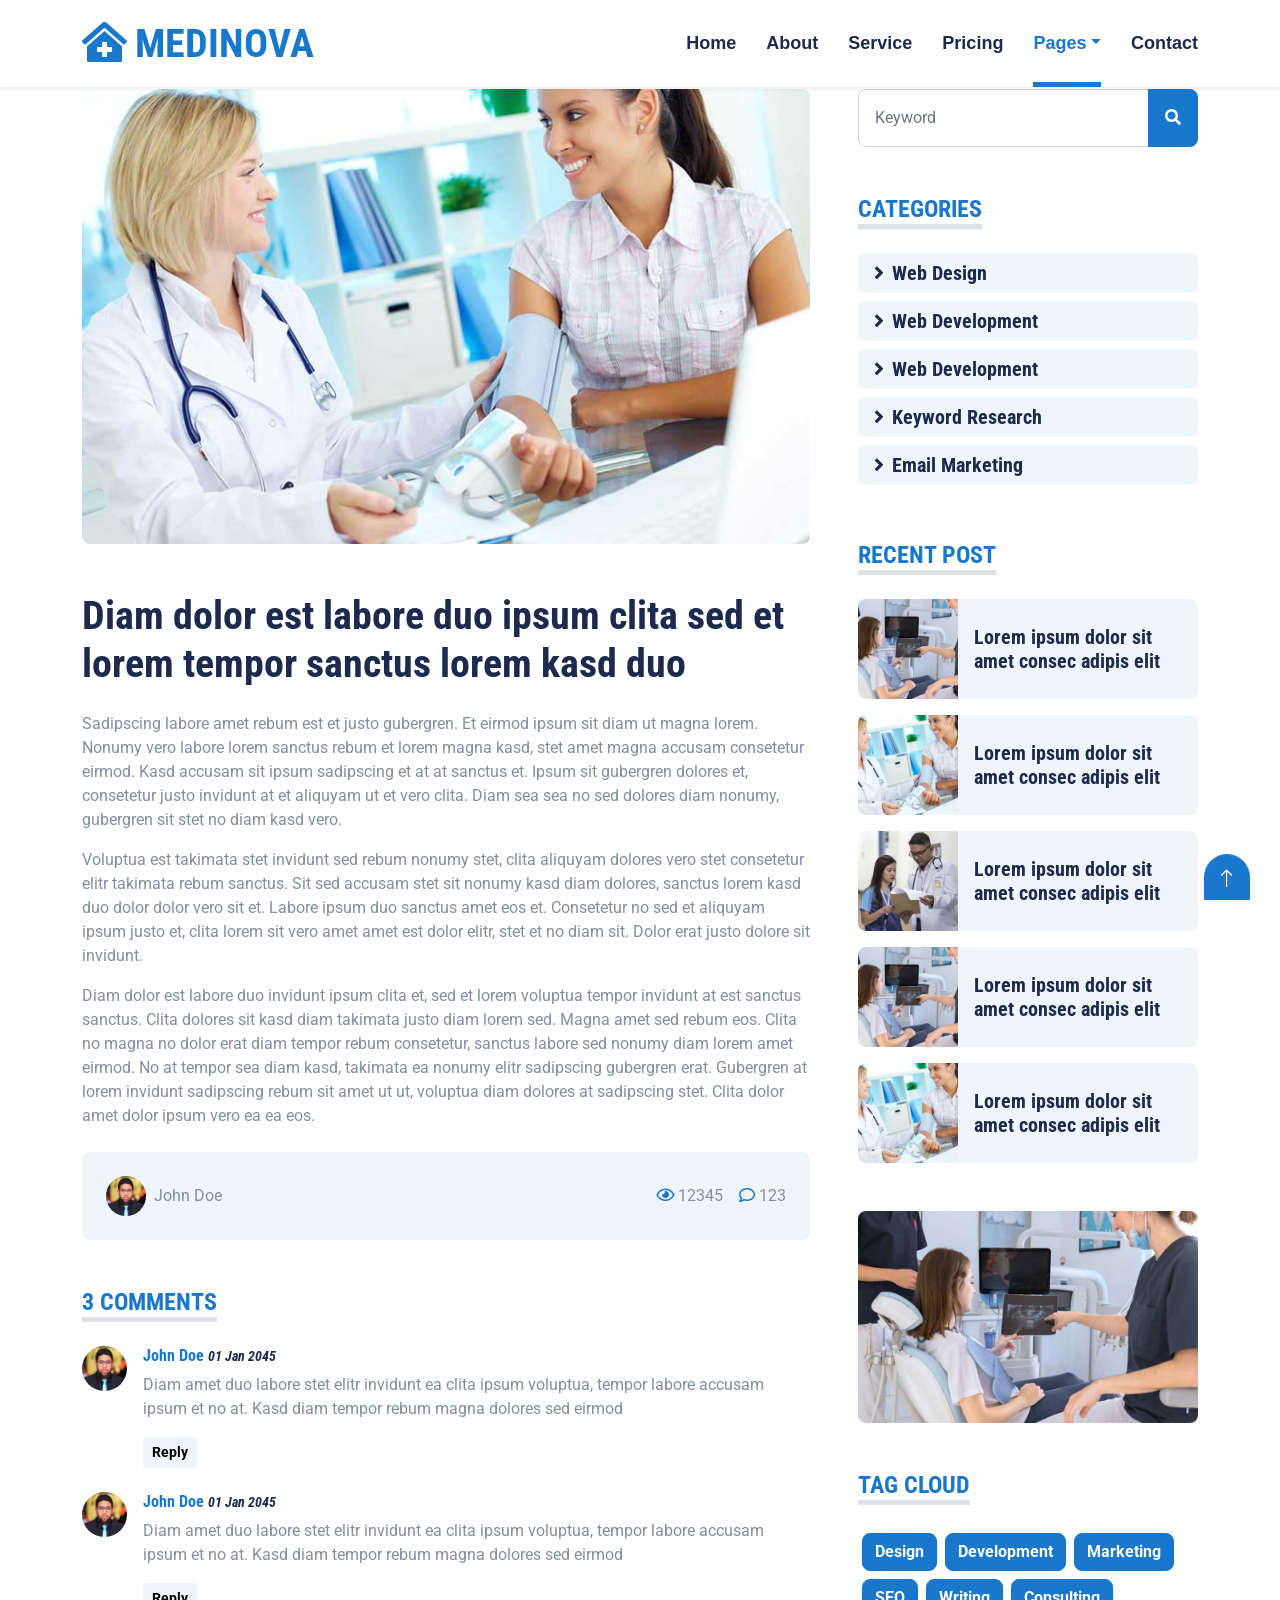
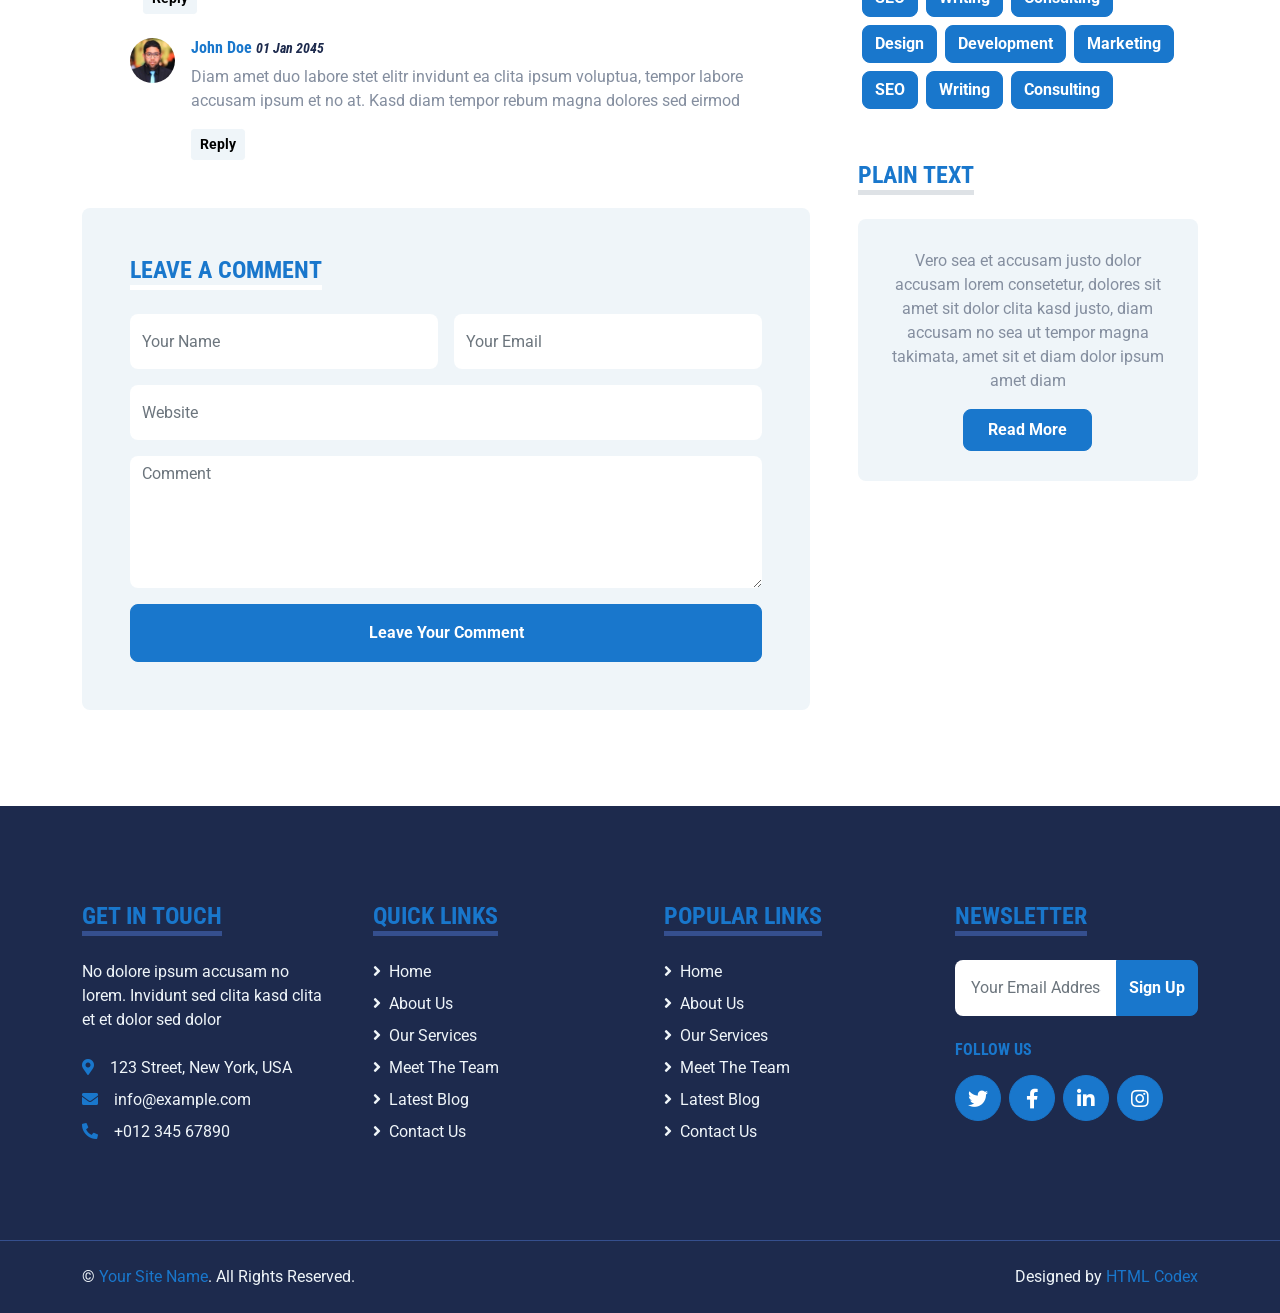
<file: detail.html>
<!DOCTYPE html>
<html lang="en">

<head>
    <meta charset="utf-8">
    <title>MEDINOVA - Hospital Website Template</title>
    <meta content="width=device-width, initial-scale=1.0" name="viewport">
    <meta content="Free HTML Templates" name="keywords">
    <meta content="Free HTML Templates" name="description">
    <meta name="robots" content="noindex, nofollow">

    <!-- Favicon -->
    <link href="img/favicon.ico" rel="icon">

    <!-- Google Web Fonts -->
    <link rel="preconnect" href="https://fonts.gstatic.com">
    <link href="https://fonts.googleapis.com/css2?family=Roboto+Condensed:wght@400;700&family=Roboto:wght@400;700&display=swap" rel="stylesheet">  

    <!-- Icon Font Stylesheet -->
    <link href="https://cdnjs.cloudflare.com/ajax/libs/font-awesome/5.15.0/css/all.min.css" rel="stylesheet">
    <link href="https://cdn.jsdelivr.net/npm/bootstrap-icons@1.4.1/font/bootstrap-icons.css" rel="stylesheet">

    <!-- Libraries Stylesheet -->
    <link href="lib/owlcarousel/assets/owl.carousel.min.css" rel="stylesheet">
    <link href="lib/tempusdominus/css/tempusdominus-bootstrap-4.min.css" rel="stylesheet" />

    <!-- Customized Bootstrap Stylesheet -->
    <link href="css/bootstrap.min.css" rel="stylesheet">

    <!-- Template Stylesheet -->
    <link href="css/style.css" rel="stylesheet">
</head>

<body>
    <!-- Topbar Start -->
    <div class="container-fluid py-2 border-bottom d-none d-lg-block">
        <div class="container">
            <div class="row">
                <div class="col-md-6 text-center text-lg-start mb-2 mb-lg-0">
                    <div class="d-inline-flex align-items-center">
                        <a class="text-decoration-none text-body pe-3" href=""><i class="bi bi-telephone me-2"></i>+012 345 6789</a>
                        <span class="text-body">|</span>
                        <a class="text-decoration-none text-body px-3" href=""><i class="bi bi-envelope me-2"></i>info@example.com</a>
                    </div>
                </div>
                <div class="col-md-6 text-center text-lg-end">
                    <div class="d-inline-flex align-items-center">
                        <a class="text-body px-2" href="">
                            <i class="fab fa-facebook-f"></i>
                        </a>
                        <a class="text-body px-2" href="">
                            <i class="fab fa-twitter"></i>
                        </a>
                        <a class="text-body px-2" href="">
                            <i class="fab fa-linkedin-in"></i>
                        </a>
                        <a class="text-body px-2" href="">
                            <i class="fab fa-instagram"></i>
                        </a>
                        <a class="text-body ps-2" href="">
                            <i class="fab fa-youtube"></i>
                        </a>
                    </div>
                </div>
            </div>
        </div>
    </div>
    <!-- Topbar End -->


    <!-- Navbar Start -->
    <div class="container-fluid sticky-top bg-white shadow-sm mb-5">
        <div class="container">
            <nav class="navbar navbar-expand-lg bg-white navbar-light py-3 py-lg-0">
                <a href="index.html" class="navbar-brand">
                    <h1 class="m-0 text-uppercase text-primary"><i class="fa fa-clinic-medical me-2"></i>Medinova</h1>
                </a>
                <button class="navbar-toggler" type="button" data-bs-toggle="collapse" data-bs-target="#navbarCollapse">
                    <span class="navbar-toggler-icon"></span>
                </button>
                <div class="collapse navbar-collapse" id="navbarCollapse">
                    <div class="navbar-nav ms-auto py-0">
                        <a href="index.html" class="nav-item nav-link">Home</a>
                        <a href="about.html" class="nav-item nav-link">About</a>
                        <a href="service.html" class="nav-item nav-link">Service</a>
                        <a href="price.html" class="nav-item nav-link">Pricing</a>
                        <div class="nav-item dropdown">
                            <a href="#" class="nav-link dropdown-toggle active" data-bs-toggle="dropdown">Pages</a>
                            <div class="dropdown-menu m-0">
                                <a href="blog.html" class="dropdown-item">Blog Grid</a>
                                <a href="detail.html" class="dropdown-item active">Blog Detail</a>
                                <a href="team.html" class="dropdown-item">The Team</a>
                                <a href="testimonial.html" class="dropdown-item">Testimonial</a>
                                <a href="appointment.html" class="dropdown-item">Appointment</a>
                                <a href="search.html" class="dropdown-item">Search</a>
                            </div>
                        </div>
                        <a href="contact.html" class="nav-item nav-link">Contact</a>
                    </div>
                </div>
            </nav>
        </div>
    </div>
    <!-- Navbar End -->


    <!-- Blog Start -->
    <div class="container py-5">
        <div class="row g-5">
            <div class="col-lg-8">
                <!-- Blog Detail Start -->
                <div class="mb-5">
                    <img class="img-fluid w-100 rounded mb-5" src="img/blog-2.jpg" alt="">
                    <h1 class="mb-4">Diam dolor est labore duo ipsum clita sed et lorem tempor sanctus lorem kasd duo</h1>
                    <p>Sadipscing labore amet rebum est et justo gubergren. Et eirmod ipsum sit diam ut
                        magna lorem. Nonumy vero labore lorem sanctus rebum et lorem magna kasd, stet
                        amet magna accusam consetetur eirmod. Kasd accusam sit ipsum sadipscing et at at
                        sanctus et. Ipsum sit gubergren dolores et, consetetur justo invidunt at et
                        aliquyam ut et vero clita. Diam sea sea no sed dolores diam nonumy, gubergren
                        sit stet no diam kasd vero.</p>
                    <p>Voluptua est takimata stet invidunt sed rebum nonumy stet, clita aliquyam dolores
                        vero stet consetetur elitr takimata rebum sanctus. Sit sed accusam stet sit
                        nonumy kasd diam dolores, sanctus lorem kasd duo dolor dolor vero sit et. Labore
                        ipsum duo sanctus amet eos et. Consetetur no sed et aliquyam ipsum justo et,
                        clita lorem sit vero amet amet est dolor elitr, stet et no diam sit. Dolor erat
                        justo dolore sit invidunt.</p>
                    <p>Diam dolor est labore duo invidunt ipsum clita et, sed et lorem voluptua tempor
                        invidunt at est sanctus sanctus. Clita dolores sit kasd diam takimata justo diam
                        lorem sed. Magna amet sed rebum eos. Clita no magna no dolor erat diam tempor
                        rebum consetetur, sanctus labore sed nonumy diam lorem amet eirmod. No at tempor
                        sea diam kasd, takimata ea nonumy elitr sadipscing gubergren erat. Gubergren at
                        lorem invidunt sadipscing rebum sit amet ut ut, voluptua diam dolores at
                        sadipscing stet. Clita dolor amet dolor ipsum vero ea ea eos.</p>
                    <div class="d-flex justify-content-between bg-light rounded p-4 mt-4 mb-4">
                        <div class="d-flex align-items-center">
                            <img class="rounded-circle me-2" src="img/user.jpg" width="40" height="40" alt="">
                            <span>John Doe</span>
                        </div>
                        <div class="d-flex align-items-center">
                            <span class="ms-3"><i class="far fa-eye text-primary me-1"></i>12345</span>
                            <span class="ms-3"><i class="far fa-comment text-primary me-1"></i>123</span>
                        </div>
                    </div>
                </div>
                <!-- Blog Detail End -->

                <!-- Comment List Start -->
                <div class="mb-5">
                    <h4 class="d-inline-block text-primary text-uppercase border-bottom border-5 mb-4">3 Comments</h4>
                    <div class="d-flex mb-4">
                        <img src="img/user.jpg" class="img-fluid rounded-circle" style="width: 45px; height: 45px;">
                        <div class="ps-3">
                            <h6><a href="">John Doe</a> <small><i>01 Jan 2045</i></small></h6>
                            <p>Diam amet duo labore stet elitr invidunt ea clita ipsum voluptua, tempor labore
                                accusam ipsum et no at. Kasd diam tempor rebum magna dolores sed eirmod</p>
                            <button class="btn btn-sm btn-light">Reply</button>
                        </div>
                    </div>
                    <div class="d-flex mb-4">
                        <img src="img/user.jpg" class="img-fluid rounded-circle" style="width: 45px; height: 45px;">
                        <div class="ps-3">
                            <h6><a href="">John Doe</a> <small><i>01 Jan 2045</i></small></h6>
                            <p>Diam amet duo labore stet elitr invidunt ea clita ipsum voluptua, tempor labore
                                accusam ipsum et no at. Kasd diam tempor rebum magna dolores sed eirmod</p>
                            <button class="btn btn-sm btn-light">Reply</button>
                        </div>
                    </div>
                    <div class="d-flex ms-5 mb-4">
                        <img src="img/user.jpg" class="img-fluid rounded-circle" style="width: 45px; height: 45px;">
                        <div class="ps-3">
                            <h6><a href="">John Doe</a> <small><i>01 Jan 2045</i></small></h6>
                            <p>Diam amet duo labore stet elitr invidunt ea clita ipsum voluptua, tempor labore
                                accusam ipsum et no at. Kasd diam tempor rebum magna dolores sed eirmod</p>
                            <button class="btn btn-sm btn-light">Reply</button>
                        </div>
                    </div>
                </div>
                <!-- Comment List End -->

                <!-- Comment Form Start -->
                <div class="bg-light rounded p-5">
                    <h4 class="d-inline-block text-primary text-uppercase border-bottom border-5 border-white mb-4">Leave a comment</h4>
                    <form>
                        <div class="row g-3">
                            <div class="col-12 col-sm-6">
                                <input type="text" class="form-control bg-white border-0" placeholder="Your Name" style="height: 55px;">
                            </div>
                            <div class="col-12 col-sm-6">
                                <input type="email" class="form-control bg-white border-0" placeholder="Your Email" style="height: 55px;">
                            </div>
                            <div class="col-12">
                                <input type="text" class="form-control bg-white border-0" placeholder="Website" style="height: 55px;">
                            </div>
                            <div class="col-12">
                                <textarea class="form-control bg-white border-0" rows="5" placeholder="Comment"></textarea>
                            </div>
                            <div class="col-12">
                                <button class="btn btn-primary w-100 py-3" type="submit">Leave Your Comment</button>
                            </div>
                        </div>
                    </form>
                </div>
                <!-- Comment Form End -->
            </div>

            <!-- Sidebar Start -->
            <div class="col-lg-4">
                <!-- Search Form Start -->
                <div class="mb-5">
                    <div class="input-group">
                        <input type="text" class="form-control p-3" placeholder="Keyword">
                        <button class="btn btn-primary px-3"><i class="fa fa-search"></i></button>
                    </div>
                </div>
                <!-- Search Form End -->

                <!-- Category Start -->
                <div class="mb-5">
                    <h4 class="d-inline-block text-primary text-uppercase border-bottom border-5 mb-4">Categories</h4>
                    <div class="d-flex flex-column justify-content-start">
                        <a class="h5 bg-light rounded py-2 px-3 mb-2" href="#"><i class="fa fa-angle-right me-2"></i>Web Design</a>
                        <a class="h5 bg-light rounded py-2 px-3 mb-2" href="#"><i class="fa fa-angle-right me-2"></i>Web Development</a>
                        <a class="h5 bg-light rounded py-2 px-3 mb-2" href="#"><i class="fa fa-angle-right me-2"></i>Web Development</a>
                        <a class="h5 bg-light rounded py-2 px-3 mb-2" href="#"><i class="fa fa-angle-right me-2"></i>Keyword Research</a>
                        <a class="h5 bg-light rounded py-2 px-3 mb-2" href="#"><i class="fa fa-angle-right me-2"></i>Email Marketing</a>
                    </div>
                </div>
                <!-- Category End -->

                <!-- Recent Post Start -->
                <div class="mb-5">
                    <h4 class="d-inline-block text-primary text-uppercase border-bottom border-5 mb-4">Recent Post</h4>
                    <div class="d-flex rounded overflow-hidden mb-3">
                        <img class="img-fluid" src="img/blog-1.jpg" style="width: 100px; height: 100px; object-fit: cover;" alt="">
                        <a href="" class="h5 d-flex align-items-center bg-light px-3 mb-0">Lorem ipsum dolor sit amet consec adipis elit
                        </a>
                    </div>
                    <div class="d-flex rounded overflow-hidden mb-3">
                        <img class="img-fluid" src="img/blog-2.jpg" style="width: 100px; height: 100px; object-fit: cover;" alt="">
                        <a href="" class="h5 d-flex align-items-center bg-light px-3 mb-0">Lorem ipsum dolor sit amet consec adipis elit
                        </a>
                    </div>
                    <div class="d-flex rounded overflow-hidden mb-3">
                        <img class="img-fluid" src="img/blog-3.jpg" style="width: 100px; height: 100px; object-fit: cover;" alt="">
                        <a href="" class="h5 d-flex align-items-center bg-light px-3 mb-0">Lorem ipsum dolor sit amet consec adipis elit
                        </a>
                    </div>
                    <div class="d-flex rounded overflow-hidden mb-3">
                        <img class="img-fluid" src="img/blog-1.jpg" style="width: 100px; height: 100px; object-fit: cover;" alt="">
                        <a href="" class="h5 d-flex align-items-center bg-light px-3 mb-0">Lorem ipsum dolor sit amet consec adipis elit
                        </a>
                    </div>
                    <div class="d-flex rounded overflow-hidden mb-3">
                        <img class="img-fluid" src="img/blog-2.jpg" style="width: 100px; height: 100px; object-fit: cover;" alt="">
                        <a href="" class="h5 d-flex align-items-center bg-light px-3 mb-0">Lorem ipsum dolor sit amet consec adipis elit
                        </a>
                    </div>
                </div>
                <!-- Recent Post End -->

                <!-- Image Start -->
                <div class="mb-5">
                    <img src="img/blog-1.jpg" alt="" class="img-fluid rounded">
                </div>
                <!-- Image End -->

                <!-- Tags Start -->
                <div class="mb-5">
                    <h4 class="d-inline-block text-primary text-uppercase border-bottom border-5 mb-4">Tag Cloud</h4>
                    <div class="d-flex flex-wrap m-n1">
                        <a href="" class="btn btn-primary m-1">Design</a>
                        <a href="" class="btn btn-primary m-1">Development</a>
                        <a href="" class="btn btn-primary m-1">Marketing</a>
                        <a href="" class="btn btn-primary m-1">SEO</a>
                        <a href="" class="btn btn-primary m-1">Writing</a>
                        <a href="" class="btn btn-primary m-1">Consulting</a>
                        <a href="" class="btn btn-primary m-1">Design</a>
                        <a href="" class="btn btn-primary m-1">Development</a>
                        <a href="" class="btn btn-primary m-1">Marketing</a>
                        <a href="" class="btn btn-primary m-1">SEO</a>
                        <a href="" class="btn btn-primary m-1">Writing</a>
                        <a href="" class="btn btn-primary m-1">Consulting</a>
                    </div>
                </div>
                <!-- Tags End -->

                <!-- Plain Text Start -->
                <div>
                    <h4 class="d-inline-block text-primary text-uppercase border-bottom border-5 mb-4">Plain Text</h4>
                    <div class="bg-light rounded text-center" style="padding: 30px;">
                        <p>Vero sea et accusam justo dolor accusam lorem consetetur, dolores sit amet sit dolor clita kasd justo, diam accusam no sea ut tempor magna takimata, amet sit et diam dolor ipsum amet diam</p>
                        <a href="" class="btn btn-primary py-2 px-4">Read More</a>
                    </div>
                </div>
                <!-- Plain Text End -->
            </div>
            <!-- Sidebar End -->
        </div>
    </div>
    <!-- Blog End -->


    <!-- Footer Start -->
    <div class="container-fluid bg-dark text-light mt-5 py-5">
        <div class="container py-5">
            <div class="row g-5">
                <div class="col-lg-3 col-md-6">
                    <h4 class="d-inline-block text-primary text-uppercase border-bottom border-5 border-secondary mb-4">Get In Touch</h4>
                    <p class="mb-4">No dolore ipsum accusam no lorem. Invidunt sed clita kasd clita et et dolor sed dolor</p>
                    <p class="mb-2"><i class="fa fa-map-marker-alt text-primary me-3"></i>123 Street, New York, USA</p>
                    <p class="mb-2"><i class="fa fa-envelope text-primary me-3"></i>info@example.com</p>
                    <p class="mb-0"><i class="fa fa-phone-alt text-primary me-3"></i>+012 345 67890</p>
                </div>
                <div class="col-lg-3 col-md-6">
                    <h4 class="d-inline-block text-primary text-uppercase border-bottom border-5 border-secondary mb-4">Quick Links</h4>
                    <div class="d-flex flex-column justify-content-start">
                        <a class="text-light mb-2" href="#"><i class="fa fa-angle-right me-2"></i>Home</a>
                        <a class="text-light mb-2" href="#"><i class="fa fa-angle-right me-2"></i>About Us</a>
                        <a class="text-light mb-2" href="#"><i class="fa fa-angle-right me-2"></i>Our Services</a>
                        <a class="text-light mb-2" href="#"><i class="fa fa-angle-right me-2"></i>Meet The Team</a>
                        <a class="text-light mb-2" href="#"><i class="fa fa-angle-right me-2"></i>Latest Blog</a>
                        <a class="text-light" href="#"><i class="fa fa-angle-right me-2"></i>Contact Us</a>
                    </div>
                </div>
                <div class="col-lg-3 col-md-6">
                    <h4 class="d-inline-block text-primary text-uppercase border-bottom border-5 border-secondary mb-4">Popular Links</h4>
                    <div class="d-flex flex-column justify-content-start">
                        <a class="text-light mb-2" href="#"><i class="fa fa-angle-right me-2"></i>Home</a>
                        <a class="text-light mb-2" href="#"><i class="fa fa-angle-right me-2"></i>About Us</a>
                        <a class="text-light mb-2" href="#"><i class="fa fa-angle-right me-2"></i>Our Services</a>
                        <a class="text-light mb-2" href="#"><i class="fa fa-angle-right me-2"></i>Meet The Team</a>
                        <a class="text-light mb-2" href="#"><i class="fa fa-angle-right me-2"></i>Latest Blog</a>
                        <a class="text-light" href="#"><i class="fa fa-angle-right me-2"></i>Contact Us</a>
                    </div>
                </div>
                <div class="col-lg-3 col-md-6">
                    <h4 class="d-inline-block text-primary text-uppercase border-bottom border-5 border-secondary mb-4">Newsletter</h4>
                    <form action="">
                        <div class="input-group">
                            <input type="text" class="form-control p-3 border-0" placeholder="Your Email Address">
                            <button class="btn btn-primary">Sign Up</button>
                        </div>
                    </form>
                    <h6 class="text-primary text-uppercase mt-4 mb-3">Follow Us</h6>
                    <div class="d-flex">
                        <a class="btn btn-lg btn-primary btn-lg-square rounded-circle me-2" href="#"><i class="fab fa-twitter"></i></a>
                        <a class="btn btn-lg btn-primary btn-lg-square rounded-circle me-2" href="#"><i class="fab fa-facebook-f"></i></a>
                        <a class="btn btn-lg btn-primary btn-lg-square rounded-circle me-2" href="#"><i class="fab fa-linkedin-in"></i></a>
                        <a class="btn btn-lg btn-primary btn-lg-square rounded-circle" href="#"><i class="fab fa-instagram"></i></a>
                    </div>
                </div>
            </div>
        </div>
    </div>
    <div class="container-fluid bg-dark text-light border-top border-secondary py-4">
        <div class="container">
            <div class="row g-5">
                <div class="col-md-6 text-center text-md-start">
                    <p class="mb-md-0">&copy; <a class="text-primary" href="#">Your Site Name</a>. All Rights Reserved.</p>
                </div>
                <div class="col-md-6 text-center text-md-end">
                    <p class="mb-0">Designed by <a class="text-primary" href="https://htmlcodex.com">HTML Codex</a></p>
                </div>
            </div>
        </div>
    </div>
    <!-- Footer End -->


    <!-- Back to Top -->
    <a href="#" class="btn btn-lg btn-primary btn-lg-square back-to-top"><i class="bi bi-arrow-up"></i></a>


    <!-- JavaScript Libraries -->
    <script src="https://code.jquery.com/jquery-3.4.1.min.js"></script>
    <script src="https://cdn.jsdelivr.net/npm/bootstrap@5.0.0/dist/js/bootstrap.bundle.min.js"></script>
    <script src="lib/easing/easing.min.js"></script>
    <script src="lib/waypoints/waypoints.min.js"></script>
    <script src="lib/owlcarousel/owl.carousel.min.js"></script>
    <script src="lib/tempusdominus/js/moment.min.js"></script>
    <script src="lib/tempusdominus/js/moment-timezone.min.js"></script>
    <script src="lib/tempusdominus/js/tempusdominus-bootstrap-4.min.js"></script>

    <!-- Template Javascript -->
    <script src="js/main.js"></script>
</body>

</html>
</file>
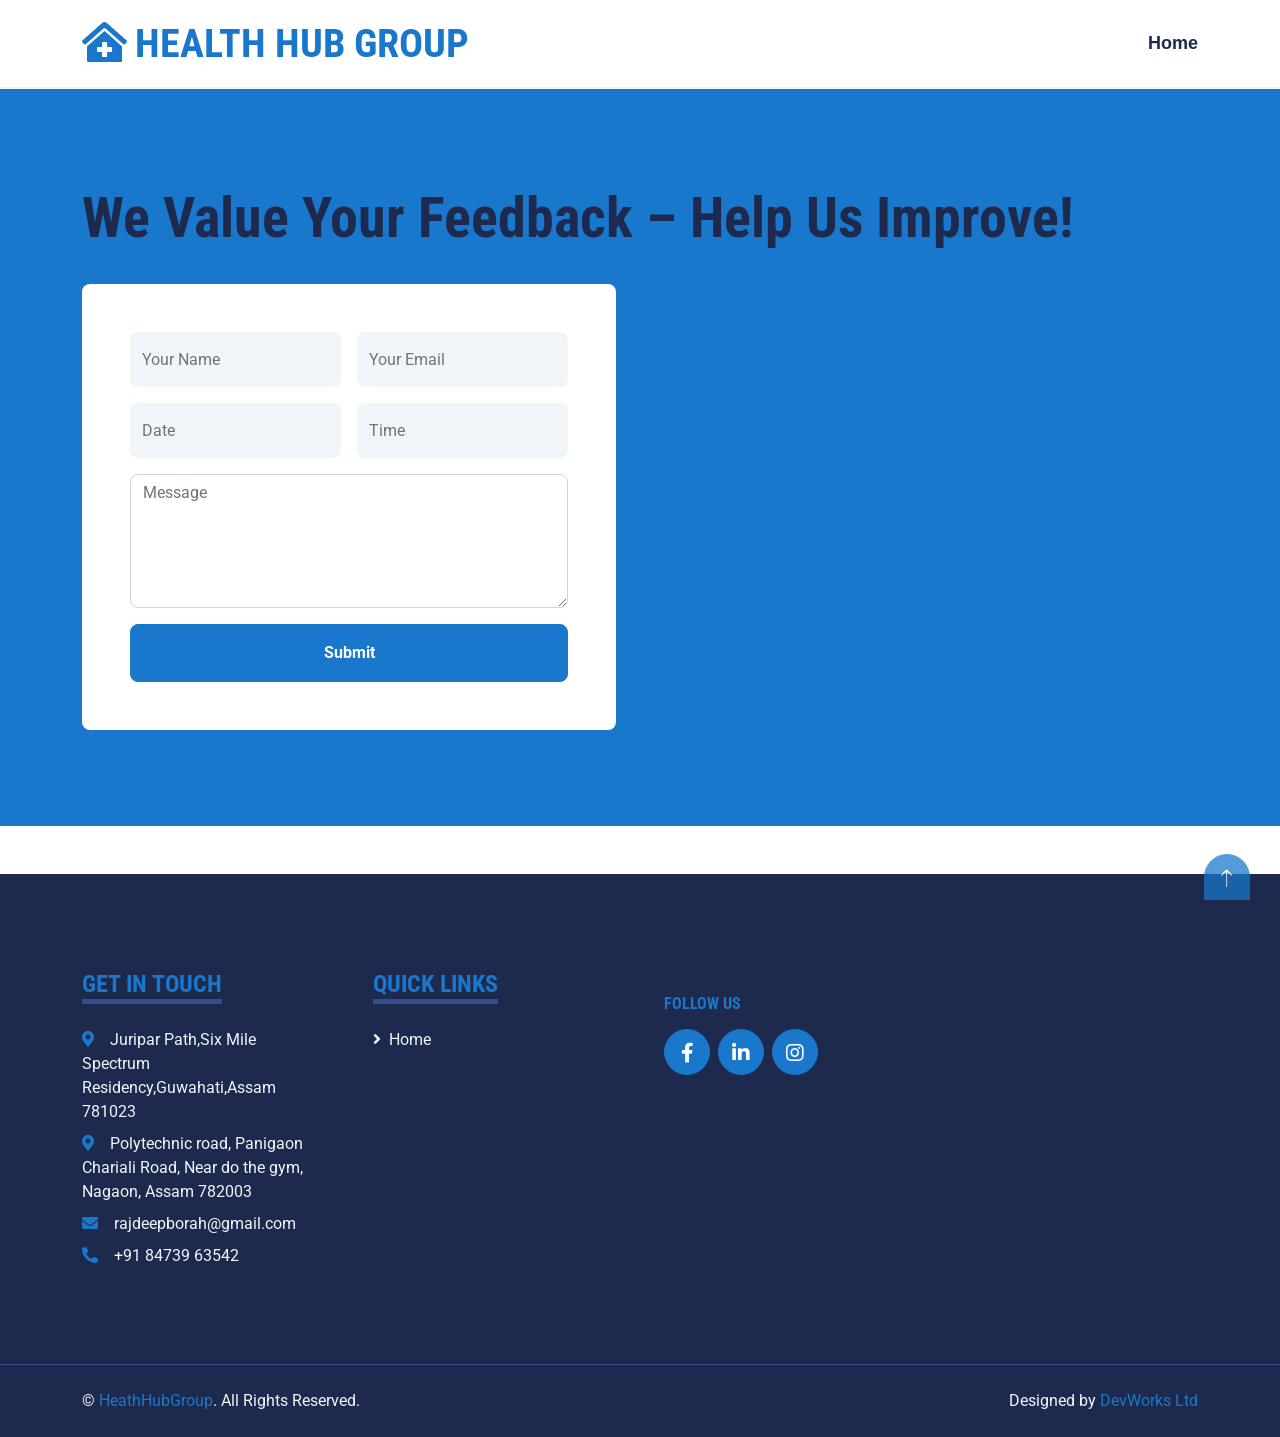
<file: feedback.html>
<!DOCTYPE html>
<html lang="en">

<head>
    <meta charset="utf-8">
    <title>Health Hub Group</title>
    <meta content="width=device-width, initial-scale=1.0" name="viewport">
    <meta content="Free HTML Templates" name="keywords">
    <meta content="Free HTML Templates" name="description">
    <meta name="robots" content="noindex, nofollow">


    <!-- Favicon -->
    <link href="img/favicon.png" rel="icon">

    <!-- Google Web Fonts -->
    <link rel="preconnect" href="https://fonts.gstatic.com">
    <link href="https://fonts.googleapis.com/css2?family=Roboto+Condensed:wght@400;700&family=Roboto:wght@400;700&display=swap" rel="stylesheet">  

    <!-- Icon Font Stylesheet -->
    <link href="https://cdnjs.cloudflare.com/ajax/libs/font-awesome/5.15.0/css/all.min.css" rel="stylesheet">
    <link href="https://cdn.jsdelivr.net/npm/bootstrap-icons@1.4.1/font/bootstrap-icons.css" rel="stylesheet">

    <!-- Libraries Stylesheet -->
    <link href="lib/owlcarousel/assets/owl.carousel.min.css" rel="stylesheet">
    <link href="lib/tempusdominus/css/tempusdominus-bootstrap-4.min.css" rel="stylesheet" />

    <!-- Customized Bootstrap Stylesheet -->
    <link href="css/bootstrap.min.css" rel="stylesheet">

    <!-- Template Stylesheet -->
    <link href="css/style.css" rel="stylesheet">
</head>

<body>
    <!-- Topbar Start -->
    <div class="container-fluid py-2 border-bottom d-none d-lg-block">
        <div class="container">
            <div class="row">
                <div class="col-md-6 text-center text-lg-start mb-2 mb-lg-0">
                    <div class="d-inline-flex align-items-center">
                        <a class="text-decoration-none text-body pe-3" href=""><i class="bi bi-telephone me-2"></i>+91 94356 33327</a>
                        <span class="text-body">|</span>
                        <a class="text-decoration-none text-body px-3" href=""><i class="bi bi-envelope me-2"></i>rajdeepborah@gmail.com</a>
                    </div>
                </div>
                <div class="col-md-6 text-center text-lg-end">
                    <div class="d-inline-flex align-items-center">
                        <a class="text-body px-2" href="">
                            <i class="fab fa-facebook-f"></i>
                        </a>
                        <a class="text-body px-2" href="">
                            <i class="fab fa-twitter"></i>
                        </a>
                        <a class="text-body px-2" href="">
                            <i class="fab fa-linkedin-in"></i>
                        </a>
                        <a class="text-body px-2" href="">
                            <i class="fab fa-instagram"></i>
                        </a>
                        <a class="text-body ps-2" href="">
                            <i class="fab fa-youtube"></i>
                        </a>
                    </div>
                </div>
            </div>
        </div>
    </div>
    <!-- Topbar End -->


    <!-- Navbar Start -->
    <div class="container-fluid sticky-top bg-white shadow-sm mb-5">
        <div class="container">
            <nav class="navbar navbar-expand-lg bg-white navbar-light py-3 py-lg-0">
                <a href="index.html" class="navbar-brand">
                    <h1 class="m-0 text-uppercase text-primary"><i class="fa fa-clinic-medical me-2"></i>Health Hub Group</h1>
                </a>
                <button class="navbar-toggler" type="button" data-bs-toggle="collapse" data-bs-target="#navbarCollapse">
                    <span class="navbar-toggler-icon"></span>
                </button>
                <div class="collapse navbar-collapse" id="navbarCollapse">
                    <div class="navbar-nav ms-auto py-0">
                        <a href="index.html" class="nav-item nav-link">Home</a>
                    </div>
                </div>
            </nav>
        </div>
    </div>
    <!-- Navbar End -->
<div class="container-fluid bg-primary my-5 py-5">
        <div class="container py-5">
            <div class="row gx-5">
					  <div class="mb-4">
                        <h1 class="display-4">We Value Your Feedback – Help Us Improve!</h1>
                    </div>
					<div class="col-lg-6">
                    <div class="bg-white text-center rounded p-5">
                        <form>
                            <div class="row g-3">
                                <div class="col-12 col-sm-6">
                                    <input type="text" class="form-control bg-light border-0" placeholder="Your Name" style="height: 55px;">
                                </div>
                                <div class="col-12 col-sm-6">
                                    <input type="email" class="form-control bg-light border-0" placeholder="Your Email" style="height: 55px;">
                                </div>
                                <div class="col-12 col-sm-6">
                                    <div class="date" id="date" data-target-input="nearest">
                                        <input type="text"
                                            class="form-control bg-light border-0 datetimepicker-input"
                                            placeholder="Date" data-target="#date" data-toggle="datetimepicker" style="height: 55px;">
                                    </div>
                                </div>
                                <div class="col-12 col-sm-6">
                                    <div class="time" id="time" data-target-input="nearest">
                                        <input type="text"
                                            class="form-control bg-light border-0 datetimepicker-input"
                                            placeholder="Time" data-target="#time" data-toggle="datetimepicker" style="height: 55px;">
                                    </div>
                                </div>
									<div class="form-group">
                                    <textarea class="form-control" class="form-control bg-light border-0"rows="5" placeholder="Message"></textarea>
                                </div>
                                <div class="col-12">
                                    <button class="btn btn-primary w-100 py-3" type="submit">Submit</button>
                                </div>
                            </div>
                        </form>
                    </div>
                </div>
		
   				</div>
           </div>
 </div>

    <!-- Footer Start -->
    <div class="container-fluid bg-dark text-light mt-5 py-5">
        <div class="container py-5">
            <div class="row g-5">
                <div class="col-lg-3 col-md-6">
                    <h4 class="d-inline-block text-primary text-uppercase border-bottom border-5 border-secondary mb-4">Get In Touch</h4>
                    <p class="mb-2"><i class="fa fa-map-marker-alt text-primary me-3" href="https://www.google.com/maps/place/HEALTH+HUB/@26.355896,92.698952,15z/data=!4m6!3m5!1s0x374521b85ae96e3b:0xebcae271e0bf11f!8m2!3d26.3558958!4d92.6989523!16s%2Fg%2F11s8ty5mf3?hl=en&entry=ttu&g_ep=EgoyMDI0MTIwNC4wIKXMDSoASAFQAw%3D%3D"></i>Juripar Path,Six Mile Spectrum Residency,Guwahati,Assam 781023</p>
					  <p class="mb-2"><i class="fa fa-map-marker-alt text-primary me-3" href="https://www.google.com/maps/place/HEALTH+HUB/@26.355896,92.698952,15z/data=!4m6!3m5!1s0x374521b85ae96e3b:0xebcae271e0bf11f!8m2!3d26.3558958!4d92.6989523!16s%2Fg%2F11s8ty5mf3?hl=en&entry=ttu&g_ep=EgoyMDI0MTIwNC4wIKXMDSoASAFQAw%3D%3D"></i>Polytechnic road, Panigaon Chariali Road, Near do the gym, Nagaon, Assam 782003</p>
                    <p class="mb-2"><i class="fa fa-envelope text-primary me-3"></i>rajdeepborah@gmail.com</p>
                    <p class="mb-0"><i class="fa fa-phone-alt text-primary me-3"></i>+91 84739 63542</p>
                </div>
                <div class="col-lg-3 col-md-6">
                    <h4 class="d-inline-block text-primary text-uppercase border-bottom border-5 border-secondary mb-4">Quick Links</h4>
                    <div class="d-flex flex-column justify-content-start">
                        <a class="text-light mb-2" href="index.html"><i class="fa fa-angle-right me-2"></i>Home</a>
                    </div>
                </div>
                <div class="col-lg-3 col-md-6">
                    <h6 class="text-primary text-uppercase mt-4 mb-3">Follow Us</h6>
                    <div class="d-flex">
                        <a class="btn btn-lg btn-primary btn-lg-square rounded-circle me-2" href="https://www.facebook.com/profile.php?id=61563856603245"><i class="fab fa-facebook-f"></i></a>
                        <a class="btn btn-lg btn-primary btn-lg-square rounded-circle me-2" href="#"><i class="fab fa-linkedin-in"></i></a>
                        <a class="btn btn-lg btn-primary btn-lg-square rounded-circle" href="#"><i class="fab fa-instagram"></i></a>
                    </div>
                </div>
            </div>
        </div>
    </div>
    <div class="container-fluid bg-dark text-light border-top border-secondary py-4">
        <div class="container">
            <div class="row g-5">
                <div class="col-md-6 text-center text-md-start">
                    <p class="mb-md-0">&copy; <a class="text-primary" href="#">HeathHubGroup</a>. All Rights Reserved.</p>
                </div>
                <div class="col-md-6 text-center text-md-end">
                    <p class="mb-0">Designed by <a class="text-primary">DevWorks Ltd</a></p>
                </div>
            </div>
        </div>
    </div>
    <!-- Footer End -->


    <!-- Back to Top -->
    <a href="#" class="btn btn-lg btn-primary btn-lg-square back-to-top"><i class="bi bi-arrow-up"></i></a>


    <!-- JavaScript Libraries -->
    <script src="https://code.jquery.com/jquery-3.4.1.min.js"></script>
    <script src="https://cdn.jsdelivr.net/npm/bootstrap@5.0.0/dist/js/bootstrap.bundle.min.js"></script>
    <script src="lib/easing/easing.min.js"></script>
    <script src="lib/waypoints/waypoints.min.js"></script>
    <script src="lib/owlcarousel/owl.carousel.min.js"></script>
    <script src="lib/tempusdominus/js/moment.min.js"></script>
    <script src="lib/tempusdominus/js/moment-timezone.min.js"></script>
    <script src="lib/tempusdominus/js/tempusdominus-bootstrap-4.min.js"></script>

    <!-- Template Javascript -->
    <script src="js/main.js"></script>
</body>

</html>
</file>
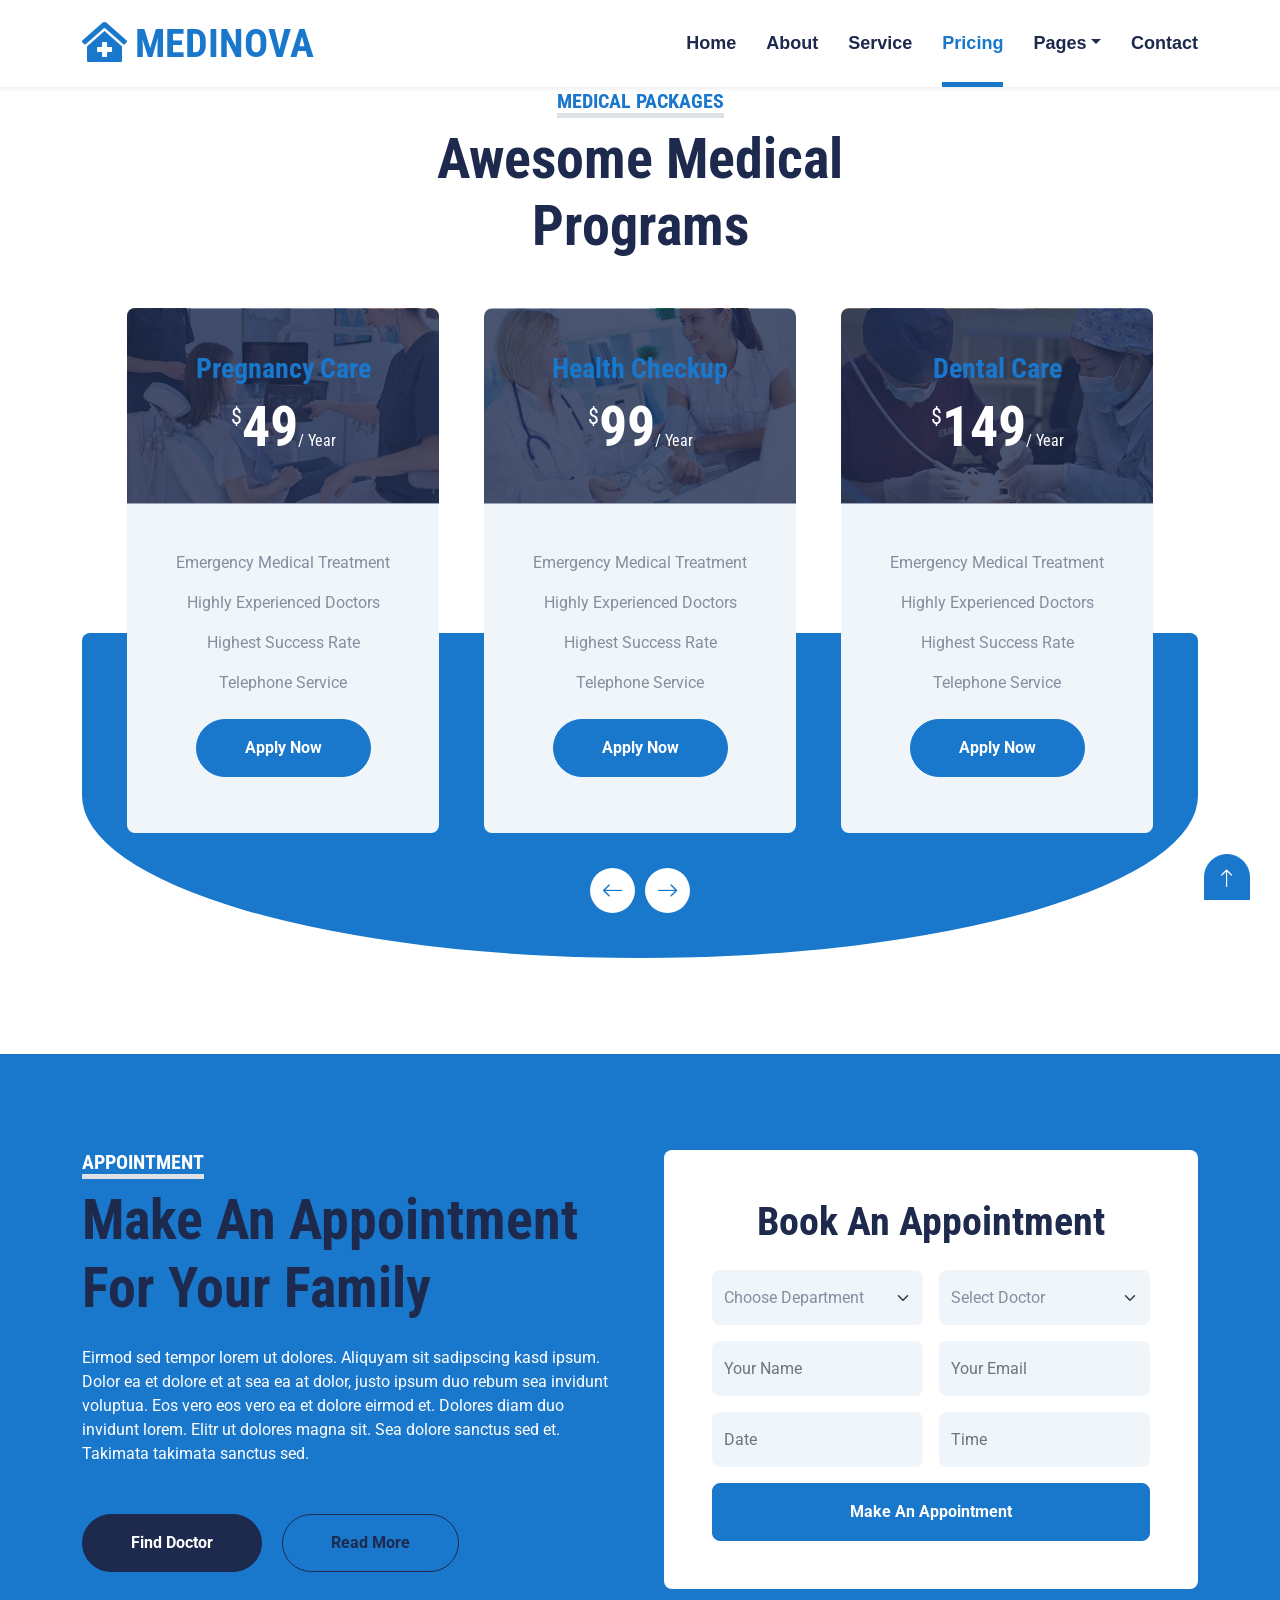
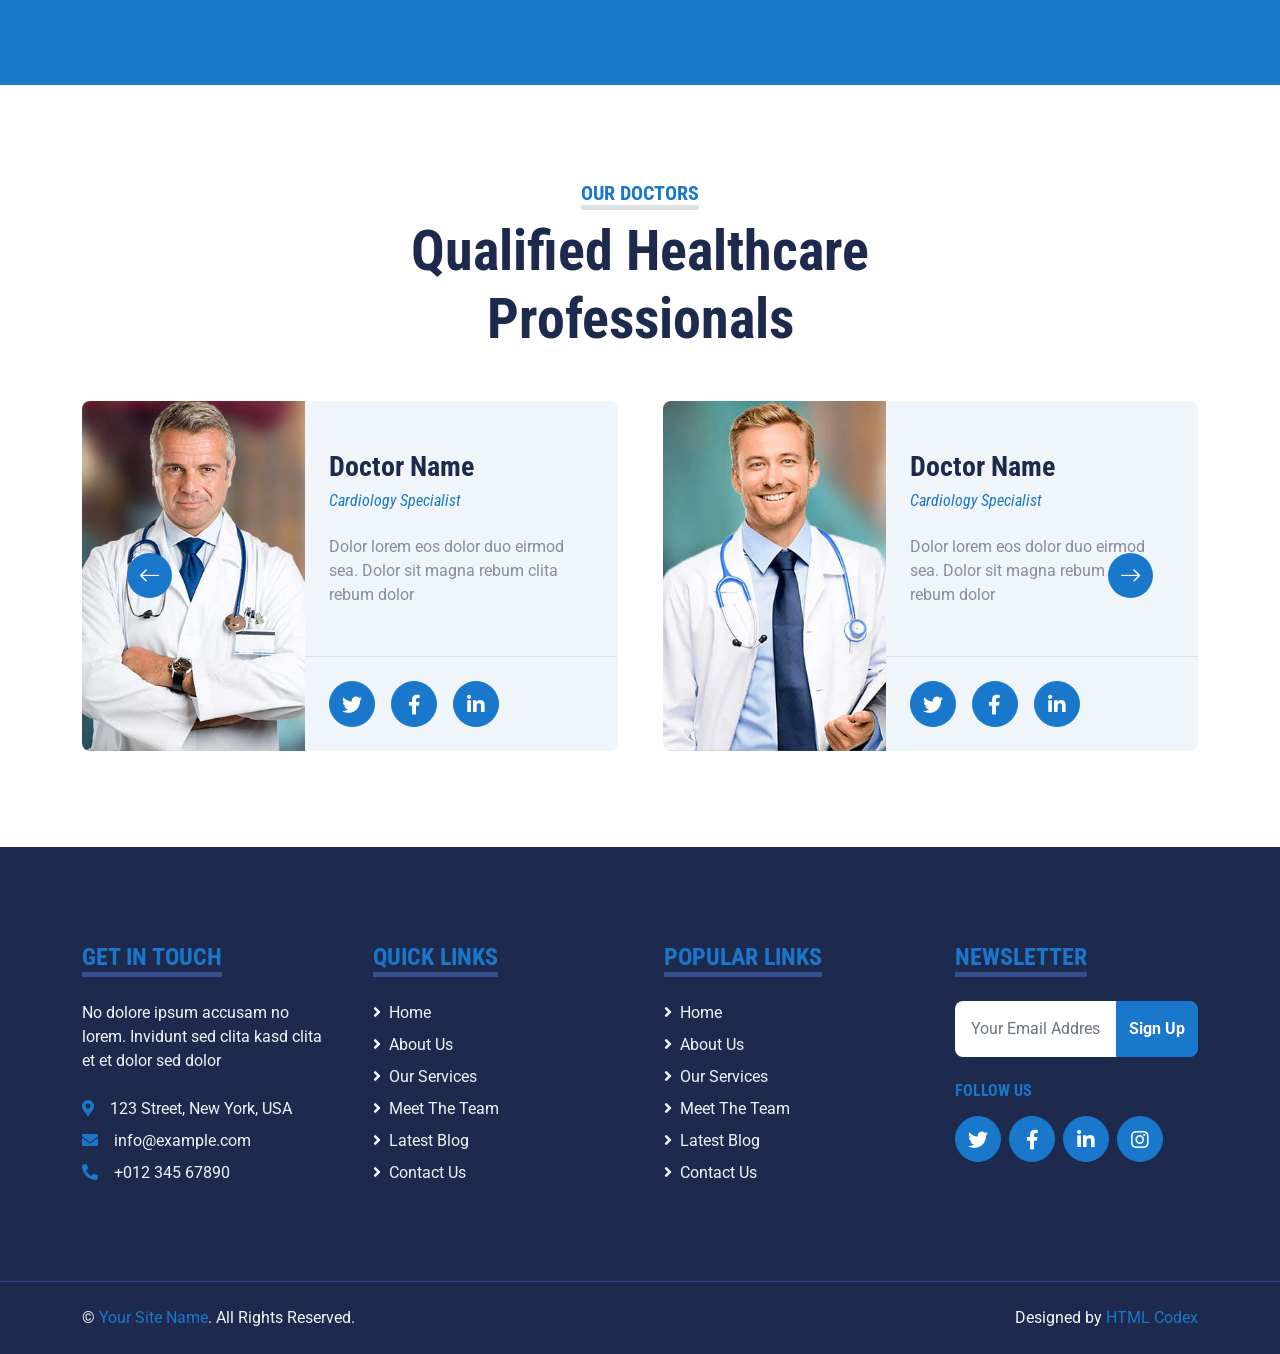
<file: price.html>
<!DOCTYPE html>
<html lang="en">

<head>
    <meta charset="utf-8">
    <title>MEDINOVA - Hospital Website Template</title>
    <meta content="width=device-width, initial-scale=1.0" name="viewport">
    <meta content="Free HTML Templates" name="keywords">
    <meta content="Free HTML Templates" name="description">
    <meta name="robots" content="noindex, nofollow">


    <!-- Favicon -->
    <link href="img/favicon.ico" rel="icon">

    <!-- Google Web Fonts -->
    <link rel="preconnect" href="https://fonts.gstatic.com">
    <link href="https://fonts.googleapis.com/css2?family=Roboto+Condensed:wght@400;700&family=Roboto:wght@400;700&display=swap" rel="stylesheet">  

    <!-- Icon Font Stylesheet -->
    <link href="https://cdnjs.cloudflare.com/ajax/libs/font-awesome/5.15.0/css/all.min.css" rel="stylesheet">
    <link href="https://cdn.jsdelivr.net/npm/bootstrap-icons@1.4.1/font/bootstrap-icons.css" rel="stylesheet">

    <!-- Libraries Stylesheet -->
    <link href="lib/owlcarousel/assets/owl.carousel.min.css" rel="stylesheet">
    <link href="lib/tempusdominus/css/tempusdominus-bootstrap-4.min.css" rel="stylesheet" />

    <!-- Customized Bootstrap Stylesheet -->
    <link href="css/bootstrap.min.css" rel="stylesheet">

    <!-- Template Stylesheet -->
    <link href="css/style.css" rel="stylesheet">
</head>

<body>
    <!-- Topbar Start -->
    <div class="container-fluid py-2 border-bottom d-none d-lg-block">
        <div class="container">
            <div class="row">
                <div class="col-md-6 text-center text-lg-start mb-2 mb-lg-0">
                    <div class="d-inline-flex align-items-center">
                        <a class="text-decoration-none text-body pe-3" href=""><i class="bi bi-telephone me-2"></i>+012 345 6789</a>
                        <span class="text-body">|</span>
                        <a class="text-decoration-none text-body px-3" href=""><i class="bi bi-envelope me-2"></i>info@example.com</a>
                    </div>
                </div>
                <div class="col-md-6 text-center text-lg-end">
                    <div class="d-inline-flex align-items-center">
                        <a class="text-body px-2" href="">
                            <i class="fab fa-facebook-f"></i>
                        </a>
                        <a class="text-body px-2" href="">
                            <i class="fab fa-twitter"></i>
                        </a>
                        <a class="text-body px-2" href="">
                            <i class="fab fa-linkedin-in"></i>
                        </a>
                        <a class="text-body px-2" href="">
                            <i class="fab fa-instagram"></i>
                        </a>
                        <a class="text-body ps-2" href="">
                            <i class="fab fa-youtube"></i>
                        </a>
                    </div>
                </div>
            </div>
        </div>
    </div>
    <!-- Topbar End -->


    <!-- Navbar Start -->
    <div class="container-fluid sticky-top bg-white shadow-sm mb-5">
        <div class="container">
            <nav class="navbar navbar-expand-lg bg-white navbar-light py-3 py-lg-0">
                <a href="index.html" class="navbar-brand">
                    <h1 class="m-0 text-uppercase text-primary"><i class="fa fa-clinic-medical me-2"></i>Medinova</h1>
                </a>
                <button class="navbar-toggler" type="button" data-bs-toggle="collapse" data-bs-target="#navbarCollapse">
                    <span class="navbar-toggler-icon"></span>
                </button>
                <div class="collapse navbar-collapse" id="navbarCollapse">
                    <div class="navbar-nav ms-auto py-0">
                        <a href="index.html" class="nav-item nav-link">Home</a>
                        <a href="about.html" class="nav-item nav-link">About</a>
                        <a href="service.html" class="nav-item nav-link">Service</a>
                        <a href="price.html" class="nav-item nav-link active">Pricing</a>
                        <div class="nav-item dropdown">
                            <a href="#" class="nav-link dropdown-toggle" data-bs-toggle="dropdown">Pages</a>
                            <div class="dropdown-menu m-0">
                                <a href="blog.html" class="dropdown-item">Blog Grid</a>
                                <a href="detail.html" class="dropdown-item">Blog Detail</a>
                                <a href="team.html" class="dropdown-item">The Team</a>
                                <a href="testimonial.html" class="dropdown-item">Testimonial</a>
                                <a href="appointment.html" class="dropdown-item">Appointment</a>
                                <a href="search.html" class="dropdown-item">Search</a>
                            </div>
                        </div>
                        <a href="contact.html" class="nav-item nav-link">Contact</a>
                    </div>
                </div>
            </nav>
        </div>
    </div>
    <!-- Navbar End -->


    <!-- Pricing Plan Start -->
    <div class="container-fluid py-5">
        <div class="container">
            <div class="text-center mx-auto mb-5" style="max-width: 500px;">
                <h5 class="d-inline-block text-primary text-uppercase border-bottom border-5">Medical Packages</h5>
                <h1 class="display-4">Awesome Medical Programs</h1>
            </div>
            <div class="owl-carousel price-carousel position-relative" style="padding: 0 45px 45px 45px;">
                <div class="bg-light rounded text-center">
                    <div class="position-relative">
                        <img class="img-fluid rounded-top" src="img/price-1.jpg" alt="">
                        <div class="position-absolute w-100 h-100 top-50 start-50 translate-middle rounded-top d-flex flex-column align-items-center justify-content-center" style="background: rgba(29, 42, 77, .8);">
                            <h3 class="text-primary">Pregnancy Care</h3>
                            <h1 class="display-4 text-white mb-0">
                                <small class="align-top fw-normal" style="font-size: 22px; line-height: 45px;">$</small>49<small class="align-bottom fw-normal" style="font-size: 16px; line-height: 40px;">/ Year</small>
                            </h1>
                        </div>
                    </div>
                    <div class="text-center py-5">
                        <p>Emergency Medical Treatment</p>
                        <p>Highly Experienced Doctors</p>
                        <p>Highest Success Rate</p>
                        <p>Telephone Service</p>
                        <a href="" class="btn btn-primary rounded-pill py-3 px-5 my-2">Apply Now</a>
                    </div>
                </div>
                <div class="bg-light rounded text-center">
                    <div class="position-relative">
                        <img class="img-fluid rounded-top" src="img/price-2.jpg" alt="">
                        <div class="position-absolute w-100 h-100 top-50 start-50 translate-middle rounded-top d-flex flex-column align-items-center justify-content-center" style="background: rgba(29, 42, 77, .8);">
                            <h3 class="text-primary">Health Checkup</h3>
                            <h1 class="display-4 text-white mb-0">
                                <small class="align-top fw-normal" style="font-size: 22px; line-height: 45px;">$</small>99<small class="align-bottom fw-normal" style="font-size: 16px; line-height: 40px;">/ Year</small>
                            </h1>
                        </div>
                    </div>
                    <div class="text-center py-5">
                        <p>Emergency Medical Treatment</p>
                        <p>Highly Experienced Doctors</p>
                        <p>Highest Success Rate</p>
                        <p>Telephone Service</p>
                        <a href="" class="btn btn-primary rounded-pill py-3 px-5 my-2">Apply Now</a>
                    </div>
                </div>
                <div class="bg-light rounded text-center">
                    <div class="position-relative">
                        <img class="img-fluid rounded-top" src="img/price-3.jpg" alt="">
                        <div class="position-absolute w-100 h-100 top-50 start-50 translate-middle rounded-top d-flex flex-column align-items-center justify-content-center" style="background: rgba(29, 42, 77, .8);">
                            <h3 class="text-primary">Dental Care</h3>
                            <h1 class="display-4 text-white mb-0">
                                <small class="align-top fw-normal" style="font-size: 22px; line-height: 45px;">$</small>149<small class="align-bottom fw-normal" style="font-size: 16px; line-height: 40px;">/ Year</small>
                            </h1>
                        </div>
                    </div>
                    <div class="text-center py-5">
                        <p>Emergency Medical Treatment</p>
                        <p>Highly Experienced Doctors</p>
                        <p>Highest Success Rate</p>
                        <p>Telephone Service</p>
                        <a href="" class="btn btn-primary rounded-pill py-3 px-5 my-2">Apply Now</a>
                    </div>
                </div>
                <div class="bg-light rounded text-center">
                    <div class="position-relative">
                        <img class="img-fluid rounded-top" src="img/price-4.jpg" alt="">
                        <div class="position-absolute w-100 h-100 top-50 start-50 translate-middle rounded-top d-flex flex-column align-items-center justify-content-center" style="background: rgba(29, 42, 77, .8);">
                            <h3 class="text-primary">Operation & Surgery</h3>
                            <h1 class="display-4 text-white mb-0">
                                <small class="align-top fw-normal" style="font-size: 22px; line-height: 45px;">$</small>199<small class="align-bottom fw-normal" style="font-size: 16px; line-height: 40px;">/ Year</small>
                            </h1>
                        </div>
                    </div>
                    <div class="text-center py-5">
                        <p>Emergency Medical Treatment</p>
                        <p>Highly Experienced Doctors</p>
                        <p>Highest Success Rate</p>
                        <p>Telephone Service</p>
                        <a href="" class="btn btn-primary rounded-pill py-3 px-5 my-2">Apply Now</a>
                    </div>
                </div>
            </div>
        </div>
    </div>
    <!-- Pricing Plan End -->


    <!-- Appointment Start -->
    <div class="container-fluid bg-primary my-5 py-5">
        <div class="container py-5">
            <div class="row gx-5">
                <div class="col-lg-6 mb-5 mb-lg-0">
                    <div class="mb-4">
                        <h5 class="d-inline-block text-white text-uppercase border-bottom border-5">Appointment</h5>
                        <h1 class="display-4">Make An Appointment For Your Family</h1>
                    </div>
                    <p class="text-white mb-5">Eirmod sed tempor lorem ut dolores. Aliquyam sit sadipscing kasd ipsum. Dolor ea et dolore et at sea ea at dolor, justo ipsum duo rebum sea invidunt voluptua. Eos vero eos vero ea et dolore eirmod et. Dolores diam duo invidunt lorem. Elitr ut dolores magna sit. Sea dolore sanctus sed et. Takimata takimata sanctus sed.</p>
                    <a class="btn btn-dark rounded-pill py-3 px-5 me-3" href="">Find Doctor</a>
                    <a class="btn btn-outline-dark rounded-pill py-3 px-5" href="">Read More</a>
                </div>
                <div class="col-lg-6">
                    <div class="bg-white text-center rounded p-5">
                        <h1 class="mb-4">Book An Appointment</h1>
                        <form>
                            <div class="row g-3">
                                <div class="col-12 col-sm-6">
                                    <select class="form-select bg-light border-0" style="height: 55px;">
                                        <option selected>Choose Department</option>
                                        <option value="1">Department 1</option>
                                        <option value="2">Department 2</option>
                                        <option value="3">Department 3</option>
                                    </select>
                                </div>
                                <div class="col-12 col-sm-6">
                                    <select class="form-select bg-light border-0" style="height: 55px;">
                                        <option selected>Select Doctor</option>
                                        <option value="1">Doctor 1</option>
                                        <option value="2">Doctor 2</option>
                                        <option value="3">Doctor 3</option>
                                    </select>
                                </div>
                                <div class="col-12 col-sm-6">
                                    <input type="text" class="form-control bg-light border-0" placeholder="Your Name" style="height: 55px;">
                                </div>
                                <div class="col-12 col-sm-6">
                                    <input type="email" class="form-control bg-light border-0" placeholder="Your Email" style="height: 55px;">
                                </div>
                                <div class="col-12 col-sm-6">
                                    <div class="date" id="date" data-target-input="nearest">
                                        <input type="text"
                                            class="form-control bg-light border-0 datetimepicker-input"
                                            placeholder="Date" data-target="#date" data-toggle="datetimepicker" style="height: 55px;">
                                    </div>
                                </div>
                                <div class="col-12 col-sm-6">
                                    <div class="time" id="time" data-target-input="nearest">
                                        <input type="text"
                                            class="form-control bg-light border-0 datetimepicker-input"
                                            placeholder="Time" data-target="#time" data-toggle="datetimepicker" style="height: 55px;">
                                    </div>
                                </div>
                                <div class="col-12">
                                    <button class="btn btn-primary w-100 py-3" type="submit">Make An Appointment</button>
                                </div>
                            </div>
                        </form>
                    </div>
                </div>
            </div>
        </div>
    </div>
    <!-- Appointment End -->


    <!-- Team Start -->
    <div class="container-fluid py-5">
        <div class="container">
            <div class="text-center mx-auto mb-5" style="max-width: 500px;">
                <h5 class="d-inline-block text-primary text-uppercase border-bottom border-5">Our Doctors</h5>
                <h1 class="display-4">Qualified Healthcare Professionals</h1>
            </div>
            <div class="owl-carousel team-carousel position-relative">
                <div class="team-item">
                    <div class="row g-0 bg-light rounded overflow-hidden">
                        <div class="col-12 col-sm-5 h-100">
                            <img class="img-fluid h-100" src="img/team-1.jpg" style="object-fit: cover;">
                        </div>
                        <div class="col-12 col-sm-7 h-100 d-flex flex-column">
                            <div class="mt-auto p-4">
                                <h3>Doctor Name</h3>
                                <h6 class="fw-normal fst-italic text-primary mb-4">Cardiology Specialist</h6>
                                <p class="m-0">Dolor lorem eos dolor duo eirmod sea. Dolor sit magna rebum clita rebum dolor</p>
                            </div>
                            <div class="d-flex mt-auto border-top p-4">
                                <a class="btn btn-lg btn-primary btn-lg-square rounded-circle me-3" href="#"><i class="fab fa-twitter"></i></a>
                                <a class="btn btn-lg btn-primary btn-lg-square rounded-circle me-3" href="#"><i class="fab fa-facebook-f"></i></a>
                                <a class="btn btn-lg btn-primary btn-lg-square rounded-circle" href="#"><i class="fab fa-linkedin-in"></i></a>
                            </div>
                        </div>
                    </div>
                </div>
                <div class="team-item">
                    <div class="row g-0 bg-light rounded overflow-hidden">
                        <div class="col-12 col-sm-5 h-100">
                            <img class="img-fluid h-100" src="img/team-2.jpg" style="object-fit: cover;">
                        </div>
                        <div class="col-12 col-sm-7 h-100 d-flex flex-column">
                            <div class="mt-auto p-4">
                                <h3>Doctor Name</h3>
                                <h6 class="fw-normal fst-italic text-primary mb-4">Cardiology Specialist</h6>
                                <p class="m-0">Dolor lorem eos dolor duo eirmod sea. Dolor sit magna rebum clita rebum dolor</p>
                            </div>
                            <div class="d-flex mt-auto border-top p-4">
                                <a class="btn btn-lg btn-primary btn-lg-square rounded-circle me-3" href="#"><i class="fab fa-twitter"></i></a>
                                <a class="btn btn-lg btn-primary btn-lg-square rounded-circle me-3" href="#"><i class="fab fa-facebook-f"></i></a>
                                <a class="btn btn-lg btn-primary btn-lg-square rounded-circle" href="#"><i class="fab fa-linkedin-in"></i></a>
                            </div>
                        </div>
                    </div>
                </div>
                <div class="team-item">
                    <div class="row g-0 bg-light rounded overflow-hidden">
                        <div class="col-12 col-sm-5 h-100">
                            <img class="img-fluid h-100" src="img/team-3.jpg" style="object-fit: cover;">
                        </div>
                        <div class="col-12 col-sm-7 h-100 d-flex flex-column">
                            <div class="mt-auto p-4">
                                <h3>Doctor Name</h3>
                                <h6 class="fw-normal fst-italic text-primary mb-4">Cardiology Specialist</h6>
                                <p class="m-0">Dolor lorem eos dolor duo eirmod sea. Dolor sit magna rebum clita rebum dolor</p>
                            </div>
                            <div class="d-flex mt-auto border-top p-4">
                                <a class="btn btn-lg btn-primary btn-lg-square rounded-circle me-3" href="#"><i class="fab fa-twitter"></i></a>
                                <a class="btn btn-lg btn-primary btn-lg-square rounded-circle me-3" href="#"><i class="fab fa-facebook-f"></i></a>
                                <a class="btn btn-lg btn-primary btn-lg-square rounded-circle" href="#"><i class="fab fa-linkedin-in"></i></a>
                            </div>
                        </div>
                    </div>
                </div>
            </div>
        </div>
    </div>
    <!-- Team End -->


    <!-- Footer Start -->
    <div class="container-fluid bg-dark text-light mt-5 py-5">
        <div class="container py-5">
            <div class="row g-5">
                <div class="col-lg-3 col-md-6">
                    <h4 class="d-inline-block text-primary text-uppercase border-bottom border-5 border-secondary mb-4">Get In Touch</h4>
                    <p class="mb-4">No dolore ipsum accusam no lorem. Invidunt sed clita kasd clita et et dolor sed dolor</p>
                    <p class="mb-2"><i class="fa fa-map-marker-alt text-primary me-3"></i>123 Street, New York, USA</p>
                    <p class="mb-2"><i class="fa fa-envelope text-primary me-3"></i>info@example.com</p>
                    <p class="mb-0"><i class="fa fa-phone-alt text-primary me-3"></i>+012 345 67890</p>
                </div>
                <div class="col-lg-3 col-md-6">
                    <h4 class="d-inline-block text-primary text-uppercase border-bottom border-5 border-secondary mb-4">Quick Links</h4>
                    <div class="d-flex flex-column justify-content-start">
                        <a class="text-light mb-2" href="#"><i class="fa fa-angle-right me-2"></i>Home</a>
                        <a class="text-light mb-2" href="#"><i class="fa fa-angle-right me-2"></i>About Us</a>
                        <a class="text-light mb-2" href="#"><i class="fa fa-angle-right me-2"></i>Our Services</a>
                        <a class="text-light mb-2" href="#"><i class="fa fa-angle-right me-2"></i>Meet The Team</a>
                        <a class="text-light mb-2" href="#"><i class="fa fa-angle-right me-2"></i>Latest Blog</a>
                        <a class="text-light" href="#"><i class="fa fa-angle-right me-2"></i>Contact Us</a>
                    </div>
                </div>
                <div class="col-lg-3 col-md-6">
                    <h4 class="d-inline-block text-primary text-uppercase border-bottom border-5 border-secondary mb-4">Popular Links</h4>
                    <div class="d-flex flex-column justify-content-start">
                        <a class="text-light mb-2" href="#"><i class="fa fa-angle-right me-2"></i>Home</a>
                        <a class="text-light mb-2" href="#"><i class="fa fa-angle-right me-2"></i>About Us</a>
                        <a class="text-light mb-2" href="#"><i class="fa fa-angle-right me-2"></i>Our Services</a>
                        <a class="text-light mb-2" href="#"><i class="fa fa-angle-right me-2"></i>Meet The Team</a>
                        <a class="text-light mb-2" href="#"><i class="fa fa-angle-right me-2"></i>Latest Blog</a>
                        <a class="text-light" href="#"><i class="fa fa-angle-right me-2"></i>Contact Us</a>
                    </div>
                </div>
                <div class="col-lg-3 col-md-6">
                    <h4 class="d-inline-block text-primary text-uppercase border-bottom border-5 border-secondary mb-4">Newsletter</h4>
                    <form action="">
                        <div class="input-group">
                            <input type="text" class="form-control p-3 border-0" placeholder="Your Email Address">
                            <button class="btn btn-primary">Sign Up</button>
                        </div>
                    </form>
                    <h6 class="text-primary text-uppercase mt-4 mb-3">Follow Us</h6>
                    <div class="d-flex">
                        <a class="btn btn-lg btn-primary btn-lg-square rounded-circle me-2" href="#"><i class="fab fa-twitter"></i></a>
                        <a class="btn btn-lg btn-primary btn-lg-square rounded-circle me-2" href="#"><i class="fab fa-facebook-f"></i></a>
                        <a class="btn btn-lg btn-primary btn-lg-square rounded-circle me-2" href="#"><i class="fab fa-linkedin-in"></i></a>
                        <a class="btn btn-lg btn-primary btn-lg-square rounded-circle" href="#"><i class="fab fa-instagram"></i></a>
                    </div>
                </div>
            </div>
        </div>
    </div>
    <div class="container-fluid bg-dark text-light border-top border-secondary py-4">
        <div class="container">
            <div class="row g-5">
                <div class="col-md-6 text-center text-md-start">
                    <p class="mb-md-0">&copy; <a class="text-primary" href="#">Your Site Name</a>. All Rights Reserved.</p>
                </div>
                <div class="col-md-6 text-center text-md-end">
                    <p class="mb-0">Designed by <a class="text-primary" href="https://htmlcodex.com">HTML Codex</a></p>
                </div>
            </div>
        </div>
    </div>
    <!-- Footer End -->


    <!-- Back to Top -->
    <a href="#" class="btn btn-lg btn-primary btn-lg-square back-to-top"><i class="bi bi-arrow-up"></i></a>


    <!-- JavaScript Libraries -->
    <script src="https://code.jquery.com/jquery-3.4.1.min.js"></script>
    <script src="https://cdn.jsdelivr.net/npm/bootstrap@5.0.0/dist/js/bootstrap.bundle.min.js"></script>
    <script src="lib/easing/easing.min.js"></script>
    <script src="lib/waypoints/waypoints.min.js"></script>
    <script src="lib/owlcarousel/owl.carousel.min.js"></script>
    <script src="lib/tempusdominus/js/moment.min.js"></script>
    <script src="lib/tempusdominus/js/moment-timezone.min.js"></script>
    <script src="lib/tempusdominus/js/tempusdominus-bootstrap-4.min.js"></script>

    <!-- Template Javascript -->
    <script src="js/main.js"></script>
</body>

</html>
</file>
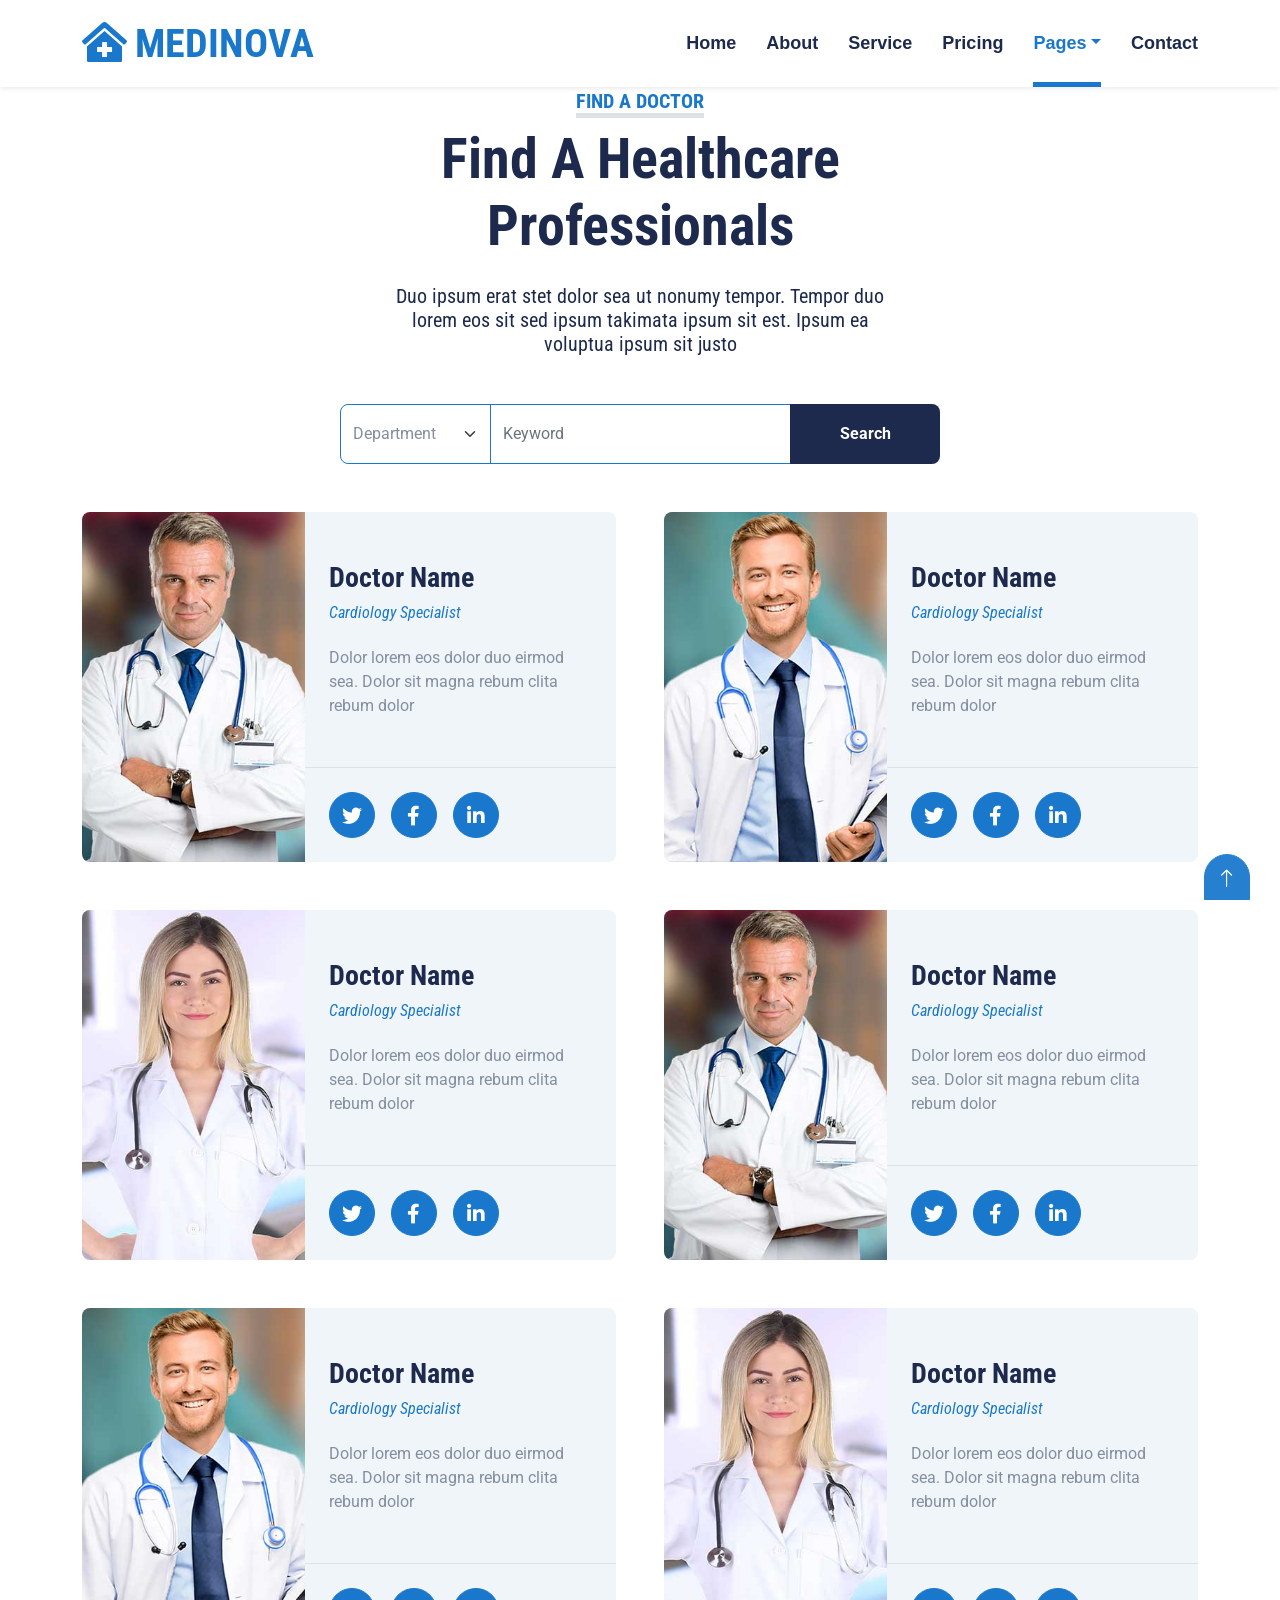
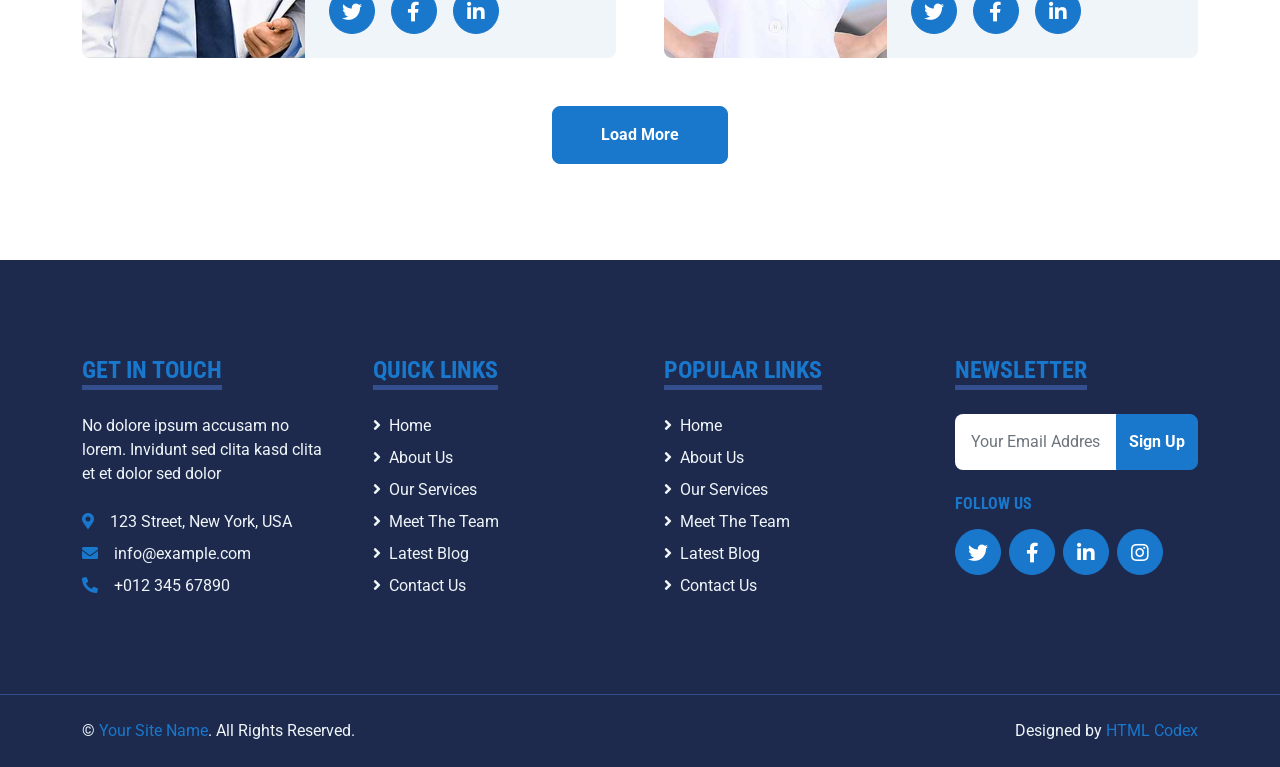
<file: search.html>
<!DOCTYPE html>
<html lang="en">

<head>
    <meta charset="utf-8">
    <title>MEDINOVA - Hospital Website Template</title>
    <meta content="width=device-width, initial-scale=1.0" name="viewport">
    <meta content="Free HTML Templates" name="keywords">
    <meta content="Free HTML Templates" name="description">
    <meta name="robots" content="noindex, nofollow">

    <!-- Favicon -->
    <link href="img/favicon.ico" rel="icon">

    <!-- Google Web Fonts -->
    <link rel="preconnect" href="https://fonts.gstatic.com">
    <link href="https://fonts.googleapis.com/css2?family=Roboto+Condensed:wght@400;700&family=Roboto:wght@400;700&display=swap" rel="stylesheet">  

    <!-- Icon Font Stylesheet -->
    <link href="https://cdnjs.cloudflare.com/ajax/libs/font-awesome/5.15.0/css/all.min.css" rel="stylesheet">
    <link href="https://cdn.jsdelivr.net/npm/bootstrap-icons@1.4.1/font/bootstrap-icons.css" rel="stylesheet">

    <!-- Libraries Stylesheet -->
    <link href="lib/owlcarousel/assets/owl.carousel.min.css" rel="stylesheet">
    <link href="lib/tempusdominus/css/tempusdominus-bootstrap-4.min.css" rel="stylesheet" />

    <!-- Customized Bootstrap Stylesheet -->
    <link href="css/bootstrap.min.css" rel="stylesheet">

    <!-- Template Stylesheet -->
    <link href="css/style.css" rel="stylesheet">
</head>

<body>
    <!-- Topbar Start -->
    <div class="container-fluid py-2 border-bottom d-none d-lg-block">
        <div class="container">
            <div class="row">
                <div class="col-md-6 text-center text-lg-start mb-2 mb-lg-0">
                    <div class="d-inline-flex align-items-center">
                        <a class="text-decoration-none text-body pe-3" href=""><i class="bi bi-telephone me-2"></i>+012 345 6789</a>
                        <span class="text-body">|</span>
                        <a class="text-decoration-none text-body px-3" href=""><i class="bi bi-envelope me-2"></i>info@example.com</a>
                    </div>
                </div>
                <div class="col-md-6 text-center text-lg-end">
                    <div class="d-inline-flex align-items-center">
                        <a class="text-body px-2" href="">
                            <i class="fab fa-facebook-f"></i>
                        </a>
                        <a class="text-body px-2" href="">
                            <i class="fab fa-twitter"></i>
                        </a>
                        <a class="text-body px-2" href="">
                            <i class="fab fa-linkedin-in"></i>
                        </a>
                        <a class="text-body px-2" href="">
                            <i class="fab fa-instagram"></i>
                        </a>
                        <a class="text-body ps-2" href="">
                            <i class="fab fa-youtube"></i>
                        </a>
                    </div>
                </div>
            </div>
        </div>
    </div>
    <!-- Topbar End -->


    <!-- Navbar Start -->
    <div class="container-fluid sticky-top bg-white shadow-sm mb-5">
        <div class="container">
            <nav class="navbar navbar-expand-lg bg-white navbar-light py-3 py-lg-0">
                <a href="index.html" class="navbar-brand">
                    <h1 class="m-0 text-uppercase text-primary"><i class="fa fa-clinic-medical me-2"></i>Medinova</h1>
                </a>
                <button class="navbar-toggler" type="button" data-bs-toggle="collapse" data-bs-target="#navbarCollapse">
                    <span class="navbar-toggler-icon"></span>
                </button>
                <div class="collapse navbar-collapse" id="navbarCollapse">
                    <div class="navbar-nav ms-auto py-0">
                        <a href="index.html" class="nav-item nav-link">Home</a>
                        <a href="about.html" class="nav-item nav-link">About</a>
                        <a href="service.html" class="nav-item nav-link">Service</a>
                        <a href="price.html" class="nav-item nav-link">Pricing</a>
                        <div class="nav-item dropdown">
                            <a href="#" class="nav-link dropdown-toggle active" data-bs-toggle="dropdown">Pages</a>
                            <div class="dropdown-menu m-0">
                                <a href="blog.html" class="dropdown-item">Blog Grid</a>
                                <a href="detail.html" class="dropdown-item">Blog Detail</a>
                                <a href="team.html" class="dropdown-item">The Team</a>
                                <a href="testimonial.html" class="dropdown-item">Testimonial</a>
                                <a href="appointment.html" class="dropdown-item">Appointment</a>
                                <a href="search.html" class="dropdown-item active">Search</a>
                            </div>
                        </div>
                        <a href="contact.html" class="nav-item nav-link">Contact</a>
                    </div>
                </div>
            </nav>
        </div>
    </div>
    <!-- Navbar End -->


    <!-- Search Start -->
    <div class="container-fluid pt-5">
        <div class="container">
            <div class="text-center mx-auto mb-5" style="max-width: 500px;">
                <h5 class="d-inline-block text-primary text-uppercase border-bottom border-5">Find A Doctor</h5>
                <h1 class="display-4 mb-4">Find A Healthcare Professionals</h1>
                <h5 class="fw-normal">Duo ipsum erat stet dolor sea ut nonumy tempor. Tempor duo lorem eos sit sed ipsum takimata ipsum sit est. Ipsum ea voluptua ipsum sit justo</h5>
            </div>
            <div class="mx-auto" style="width: 100%; max-width: 600px;">
                <div class="input-group">
                    <select class="form-select border-primary w-25" style="height: 60px;">
                        <option selected>Department</option>
                        <option value="1">Department 1</option>
                        <option value="2">Department 2</option>
                        <option value="3">Department 3</option>
                    </select>
                    <input type="text" class="form-control border-primary w-50" placeholder="Keyword">
                    <button class="btn btn-dark border-0 w-25">Search</button>
                </div>
            </div>
        </div>
    </div>
    <!-- Search End -->


    <!-- Search Result Start -->
    <div class="container-fluid py-5">
        <div class="container">
            <div class="row g-5">
                <div class="col-lg-6 team-item">
                    <div class="row g-0 bg-light rounded overflow-hidden">
                        <div class="col-12 col-sm-5 h-100">
                            <img class="img-fluid h-100" src="img/team-1.jpg" style="object-fit: cover;">
                        </div>
                        <div class="col-12 col-sm-7 h-100 d-flex flex-column">
                            <div class="mt-auto p-4">
                                <h3>Doctor Name</h3>
                                <h6 class="fw-normal fst-italic text-primary mb-4">Cardiology Specialist</h6>
                                <p class="m-0">Dolor lorem eos dolor duo eirmod sea. Dolor sit magna rebum clita rebum dolor</p>
                            </div>
                            <div class="d-flex mt-auto border-top p-4">
                                <a class="btn btn-lg btn-primary btn-lg-square rounded-circle me-3" href="#"><i class="fab fa-twitter"></i></a>
                                <a class="btn btn-lg btn-primary btn-lg-square rounded-circle me-3" href="#"><i class="fab fa-facebook-f"></i></a>
                                <a class="btn btn-lg btn-primary btn-lg-square rounded-circle" href="#"><i class="fab fa-linkedin-in"></i></a>
                            </div>
                        </div>
                    </div>
                </div>
                <div class="col-lg-6 team-item">
                    <div class="row g-0 bg-light rounded overflow-hidden">
                        <div class="col-12 col-sm-5 h-100">
                            <img class="img-fluid h-100" src="img/team-2.jpg" style="object-fit: cover;">
                        </div>
                        <div class="col-12 col-sm-7 h-100 d-flex flex-column">
                            <div class="mt-auto p-4">
                                <h3>Doctor Name</h3>
                                <h6 class="fw-normal fst-italic text-primary mb-4">Cardiology Specialist</h6>
                                <p class="m-0">Dolor lorem eos dolor duo eirmod sea. Dolor sit magna rebum clita rebum dolor</p>
                            </div>
                            <div class="d-flex mt-auto border-top p-4">
                                <a class="btn btn-lg btn-primary btn-lg-square rounded-circle me-3" href="#"><i class="fab fa-twitter"></i></a>
                                <a class="btn btn-lg btn-primary btn-lg-square rounded-circle me-3" href="#"><i class="fab fa-facebook-f"></i></a>
                                <a class="btn btn-lg btn-primary btn-lg-square rounded-circle" href="#"><i class="fab fa-linkedin-in"></i></a>
                            </div>
                        </div>
                    </div>
                </div>
                <div class="col-lg-6 team-item">
                    <div class="row g-0 bg-light rounded overflow-hidden">
                        <div class="col-12 col-sm-5 h-100">
                            <img class="img-fluid h-100" src="img/team-3.jpg" style="object-fit: cover;">
                        </div>
                        <div class="col-12 col-sm-7 h-100 d-flex flex-column">
                            <div class="mt-auto p-4">
                                <h3>Doctor Name</h3>
                                <h6 class="fw-normal fst-italic text-primary mb-4">Cardiology Specialist</h6>
                                <p class="m-0">Dolor lorem eos dolor duo eirmod sea. Dolor sit magna rebum clita rebum dolor</p>
                            </div>
                            <div class="d-flex mt-auto border-top p-4">
                                <a class="btn btn-lg btn-primary btn-lg-square rounded-circle me-3" href="#"><i class="fab fa-twitter"></i></a>
                                <a class="btn btn-lg btn-primary btn-lg-square rounded-circle me-3" href="#"><i class="fab fa-facebook-f"></i></a>
                                <a class="btn btn-lg btn-primary btn-lg-square rounded-circle" href="#"><i class="fab fa-linkedin-in"></i></a>
                            </div>
                        </div>
                    </div>
                </div>
                <div class="col-lg-6 team-item">
                    <div class="row g-0 bg-light rounded overflow-hidden">
                        <div class="col-12 col-sm-5 h-100">
                            <img class="img-fluid h-100" src="img/team-1.jpg" style="object-fit: cover;">
                        </div>
                        <div class="col-12 col-sm-7 h-100 d-flex flex-column">
                            <div class="mt-auto p-4">
                                <h3>Doctor Name</h3>
                                <h6 class="fw-normal fst-italic text-primary mb-4">Cardiology Specialist</h6>
                                <p class="m-0">Dolor lorem eos dolor duo eirmod sea. Dolor sit magna rebum clita rebum dolor</p>
                            </div>
                            <div class="d-flex mt-auto border-top p-4">
                                <a class="btn btn-lg btn-primary btn-lg-square rounded-circle me-3" href="#"><i class="fab fa-twitter"></i></a>
                                <a class="btn btn-lg btn-primary btn-lg-square rounded-circle me-3" href="#"><i class="fab fa-facebook-f"></i></a>
                                <a class="btn btn-lg btn-primary btn-lg-square rounded-circle" href="#"><i class="fab fa-linkedin-in"></i></a>
                            </div>
                        </div>
                    </div>
                </div>
                <div class="col-lg-6 team-item">
                    <div class="row g-0 bg-light rounded overflow-hidden">
                        <div class="col-12 col-sm-5 h-100">
                            <img class="img-fluid h-100" src="img/team-2.jpg" style="object-fit: cover;">
                        </div>
                        <div class="col-12 col-sm-7 h-100 d-flex flex-column">
                            <div class="mt-auto p-4">
                                <h3>Doctor Name</h3>
                                <h6 class="fw-normal fst-italic text-primary mb-4">Cardiology Specialist</h6>
                                <p class="m-0">Dolor lorem eos dolor duo eirmod sea. Dolor sit magna rebum clita rebum dolor</p>
                            </div>
                            <div class="d-flex mt-auto border-top p-4">
                                <a class="btn btn-lg btn-primary btn-lg-square rounded-circle me-3" href="#"><i class="fab fa-twitter"></i></a>
                                <a class="btn btn-lg btn-primary btn-lg-square rounded-circle me-3" href="#"><i class="fab fa-facebook-f"></i></a>
                                <a class="btn btn-lg btn-primary btn-lg-square rounded-circle" href="#"><i class="fab fa-linkedin-in"></i></a>
                            </div>
                        </div>
                    </div>
                </div>
                <div class="col-lg-6 team-item">
                    <div class="row g-0 bg-light rounded overflow-hidden">
                        <div class="col-12 col-sm-5 h-100">
                            <img class="img-fluid h-100" src="img/team-3.jpg" style="object-fit: cover;">
                        </div>
                        <div class="col-12 col-sm-7 h-100 d-flex flex-column">
                            <div class="mt-auto p-4">
                                <h3>Doctor Name</h3>
                                <h6 class="fw-normal fst-italic text-primary mb-4">Cardiology Specialist</h6>
                                <p class="m-0">Dolor lorem eos dolor duo eirmod sea. Dolor sit magna rebum clita rebum dolor</p>
                            </div>
                            <div class="d-flex mt-auto border-top p-4">
                                <a class="btn btn-lg btn-primary btn-lg-square rounded-circle me-3" href="#"><i class="fab fa-twitter"></i></a>
                                <a class="btn btn-lg btn-primary btn-lg-square rounded-circle me-3" href="#"><i class="fab fa-facebook-f"></i></a>
                                <a class="btn btn-lg btn-primary btn-lg-square rounded-circle" href="#"><i class="fab fa-linkedin-in"></i></a>
                            </div>
                        </div>
                    </div>
                </div>
                <div class="col-12 text-center">
                    <button class="btn btn-primary py-3 px-5">Load More</button>
                </div>
            </div>
        </div>
    </div>
    <!-- Search Result End -->


    <!-- Footer Start -->
    <div class="container-fluid bg-dark text-light mt-5 py-5">
        <div class="container py-5">
            <div class="row g-5">
                <div class="col-lg-3 col-md-6">
                    <h4 class="d-inline-block text-primary text-uppercase border-bottom border-5 border-secondary mb-4">Get In Touch</h4>
                    <p class="mb-4">No dolore ipsum accusam no lorem. Invidunt sed clita kasd clita et et dolor sed dolor</p>
                    <p class="mb-2"><i class="fa fa-map-marker-alt text-primary me-3"></i>123 Street, New York, USA</p>
                    <p class="mb-2"><i class="fa fa-envelope text-primary me-3"></i>info@example.com</p>
                    <p class="mb-0"><i class="fa fa-phone-alt text-primary me-3"></i>+012 345 67890</p>
                </div>
                <div class="col-lg-3 col-md-6">
                    <h4 class="d-inline-block text-primary text-uppercase border-bottom border-5 border-secondary mb-4">Quick Links</h4>
                    <div class="d-flex flex-column justify-content-start">
                        <a class="text-light mb-2" href="#"><i class="fa fa-angle-right me-2"></i>Home</a>
                        <a class="text-light mb-2" href="#"><i class="fa fa-angle-right me-2"></i>About Us</a>
                        <a class="text-light mb-2" href="#"><i class="fa fa-angle-right me-2"></i>Our Services</a>
                        <a class="text-light mb-2" href="#"><i class="fa fa-angle-right me-2"></i>Meet The Team</a>
                        <a class="text-light mb-2" href="#"><i class="fa fa-angle-right me-2"></i>Latest Blog</a>
                        <a class="text-light" href="#"><i class="fa fa-angle-right me-2"></i>Contact Us</a>
                    </div>
                </div>
                <div class="col-lg-3 col-md-6">
                    <h4 class="d-inline-block text-primary text-uppercase border-bottom border-5 border-secondary mb-4">Popular Links</h4>
                    <div class="d-flex flex-column justify-content-start">
                        <a class="text-light mb-2" href="#"><i class="fa fa-angle-right me-2"></i>Home</a>
                        <a class="text-light mb-2" href="#"><i class="fa fa-angle-right me-2"></i>About Us</a>
                        <a class="text-light mb-2" href="#"><i class="fa fa-angle-right me-2"></i>Our Services</a>
                        <a class="text-light mb-2" href="#"><i class="fa fa-angle-right me-2"></i>Meet The Team</a>
                        <a class="text-light mb-2" href="#"><i class="fa fa-angle-right me-2"></i>Latest Blog</a>
                        <a class="text-light" href="#"><i class="fa fa-angle-right me-2"></i>Contact Us</a>
                    </div>
                </div>
                <div class="col-lg-3 col-md-6">
                    <h4 class="d-inline-block text-primary text-uppercase border-bottom border-5 border-secondary mb-4">Newsletter</h4>
                    <form action="">
                        <div class="input-group">
                            <input type="text" class="form-control p-3 border-0" placeholder="Your Email Address">
                            <button class="btn btn-primary">Sign Up</button>
                        </div>
                    </form>
                    <h6 class="text-primary text-uppercase mt-4 mb-3">Follow Us</h6>
                    <div class="d-flex">
                        <a class="btn btn-lg btn-primary btn-lg-square rounded-circle me-2" href="#"><i class="fab fa-twitter"></i></a>
                        <a class="btn btn-lg btn-primary btn-lg-square rounded-circle me-2" href="#"><i class="fab fa-facebook-f"></i></a>
                        <a class="btn btn-lg btn-primary btn-lg-square rounded-circle me-2" href="#"><i class="fab fa-linkedin-in"></i></a>
                        <a class="btn btn-lg btn-primary btn-lg-square rounded-circle" href="#"><i class="fab fa-instagram"></i></a>
                    </div>
                </div>
            </div>
        </div>
    </div>
    <div class="container-fluid bg-dark text-light border-top border-secondary py-4">
        <div class="container">
            <div class="row g-5">
                <div class="col-md-6 text-center text-md-start">
                    <p class="mb-md-0">&copy; <a class="text-primary" href="#">Your Site Name</a>. All Rights Reserved.</p>
                </div>
                <div class="col-md-6 text-center text-md-end">
                    <p class="mb-0">Designed by <a class="text-primary" href="https://htmlcodex.com">HTML Codex</a></p>
                </div>
            </div>
        </div>
    </div>
    <!-- Footer End -->


    <!-- Back to Top -->
    <a href="#" class="btn btn-lg btn-primary btn-lg-square back-to-top"><i class="bi bi-arrow-up"></i></a>


    <!-- JavaScript Libraries -->
    <script src="https://code.jquery.com/jquery-3.4.1.min.js"></script>
    <script src="https://cdn.jsdelivr.net/npm/bootstrap@5.0.0/dist/js/bootstrap.bundle.min.js"></script>
    <script src="lib/easing/easing.min.js"></script>
    <script src="lib/waypoints/waypoints.min.js"></script>
    <script src="lib/owlcarousel/owl.carousel.min.js"></script>
    <script src="lib/tempusdominus/js/moment.min.js"></script>
    <script src="lib/tempusdominus/js/moment-timezone.min.js"></script>
    <script src="lib/tempusdominus/js/tempusdominus-bootstrap-4.min.js"></script>

    <!-- Template Javascript -->
    <script src="js/main.js"></script>
</body>

</html>
</file>
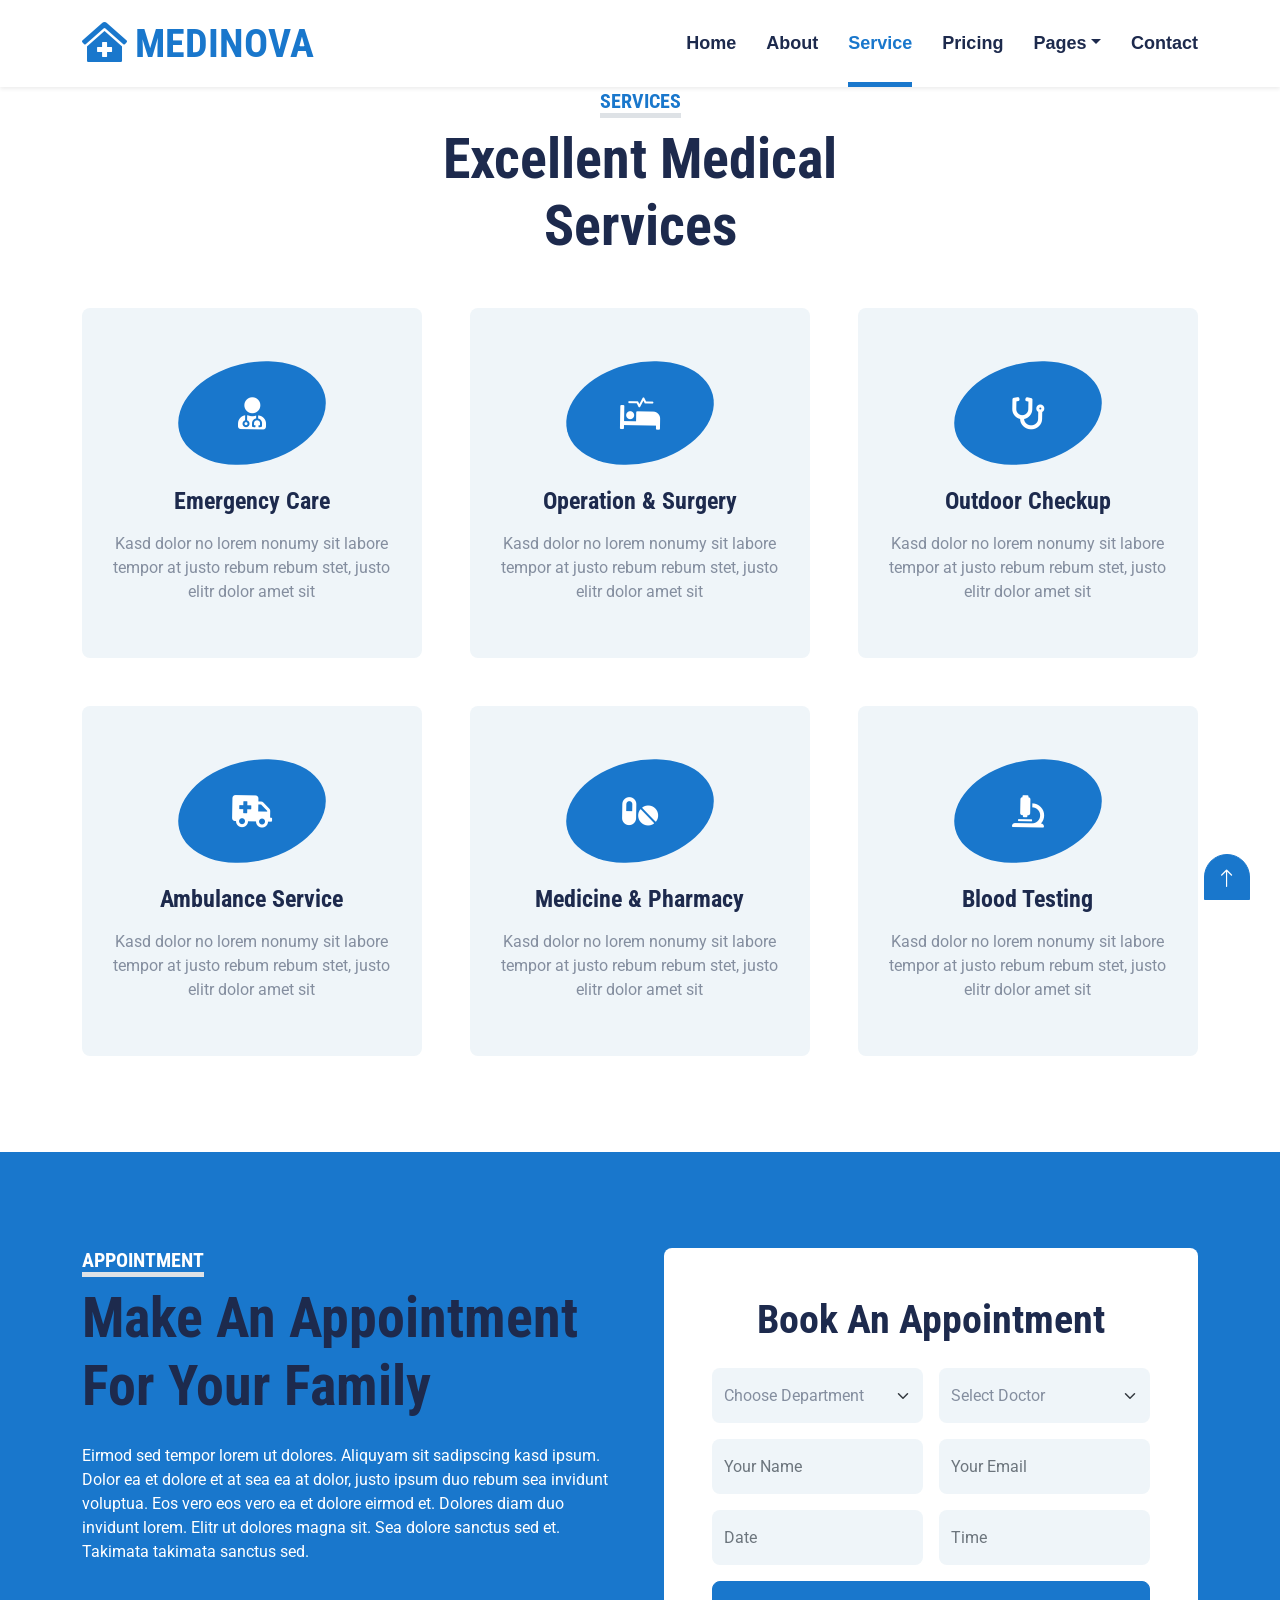
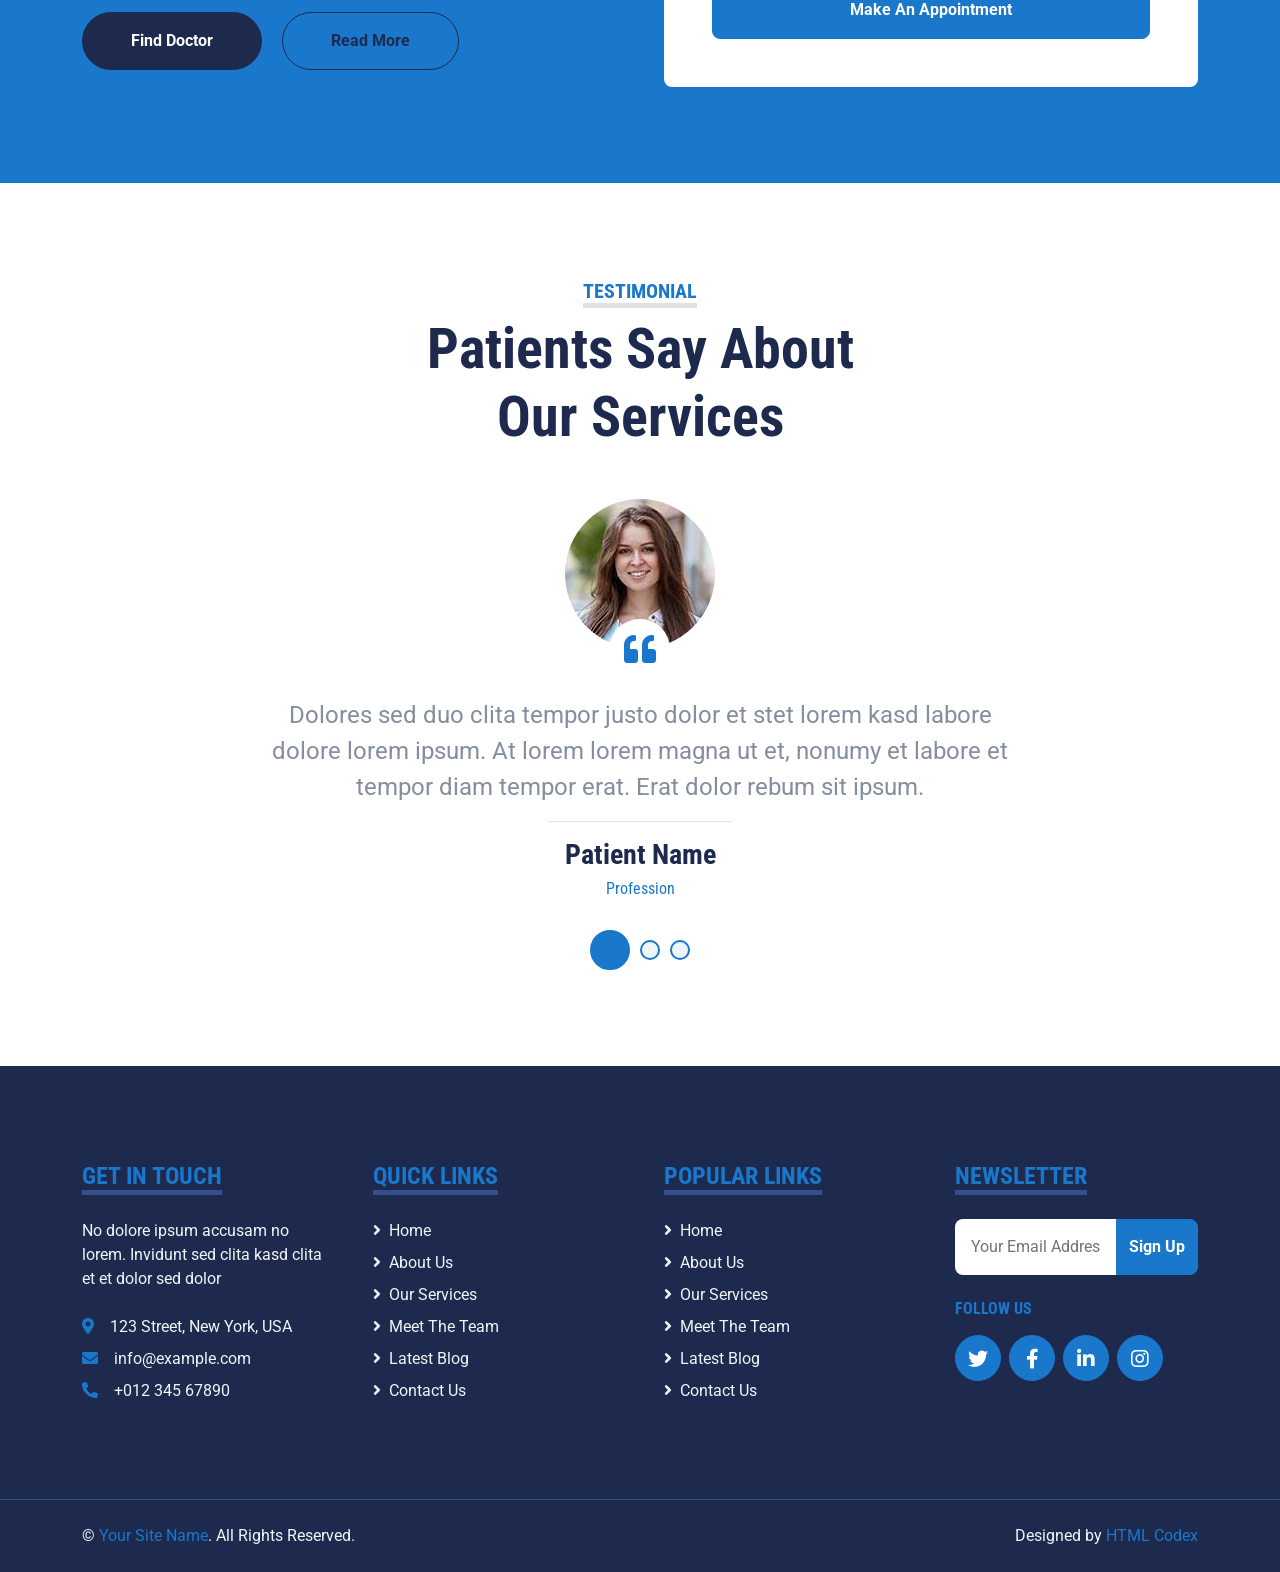
<file: service.html>
<!DOCTYPE html>
<html lang="en">

<head>
    <meta charset="utf-8">
    <title>MEDINOVA - Hospital Website Template</title>
    <meta content="width=device-width, initial-scale=1.0" name="viewport">
    <meta content="Free HTML Templates" name="keywords">
    <meta content="Free HTML Templates" name="description">
    <meta name="robots" content="noindex, nofollow">


    <!-- Favicon -->
    <link href="img/favicon.ico" rel="icon">

    <!-- Google Web Fonts -->
    <link rel="preconnect" href="https://fonts.gstatic.com">
    <link href="https://fonts.googleapis.com/css2?family=Roboto+Condensed:wght@400;700&family=Roboto:wght@400;700&display=swap" rel="stylesheet">  

    <!-- Icon Font Stylesheet -->
    <link href="https://cdnjs.cloudflare.com/ajax/libs/font-awesome/5.15.0/css/all.min.css" rel="stylesheet">
    <link href="https://cdn.jsdelivr.net/npm/bootstrap-icons@1.4.1/font/bootstrap-icons.css" rel="stylesheet">

    <!-- Libraries Stylesheet -->
    <link href="lib/owlcarousel/assets/owl.carousel.min.css" rel="stylesheet">
    <link href="lib/tempusdominus/css/tempusdominus-bootstrap-4.min.css" rel="stylesheet" />

    <!-- Customized Bootstrap Stylesheet -->
    <link href="css/bootstrap.min.css" rel="stylesheet">

    <!-- Template Stylesheet -->
    <link href="css/style.css" rel="stylesheet">
</head>

<body>
    <!-- Topbar Start -->
    <div class="container-fluid py-2 border-bottom d-none d-lg-block">
        <div class="container">
            <div class="row">
                <div class="col-md-6 text-center text-lg-start mb-2 mb-lg-0">
                    <div class="d-inline-flex align-items-center">
                        <a class="text-decoration-none text-body pe-3" href=""><i class="bi bi-telephone me-2"></i>+012 345 6789</a>
                        <span class="text-body">|</span>
                        <a class="text-decoration-none text-body px-3" href=""><i class="bi bi-envelope me-2"></i>info@example.com</a>
                    </div>
                </div>
                <div class="col-md-6 text-center text-lg-end">
                    <div class="d-inline-flex align-items-center">
                        <a class="text-body px-2" href="">
                            <i class="fab fa-facebook-f"></i>
                        </a>
                        <a class="text-body px-2" href="">
                            <i class="fab fa-twitter"></i>
                        </a>
                        <a class="text-body px-2" href="">
                            <i class="fab fa-linkedin-in"></i>
                        </a>
                        <a class="text-body px-2" href="">
                            <i class="fab fa-instagram"></i>
                        </a>
                        <a class="text-body ps-2" href="">
                            <i class="fab fa-youtube"></i>
                        </a>
                    </div>
                </div>
            </div>
        </div>
    </div>
    <!-- Topbar End -->


    <!-- Navbar Start -->
    <div class="container-fluid sticky-top bg-white shadow-sm mb-5">
        <div class="container">
            <nav class="navbar navbar-expand-lg bg-white navbar-light py-3 py-lg-0">
                <a href="index.html" class="navbar-brand">
                    <h1 class="m-0 text-uppercase text-primary"><i class="fa fa-clinic-medical me-2"></i>Medinova</h1>
                </a>
                <button class="navbar-toggler" type="button" data-bs-toggle="collapse" data-bs-target="#navbarCollapse">
                    <span class="navbar-toggler-icon"></span>
                </button>
                <div class="collapse navbar-collapse" id="navbarCollapse">
                    <div class="navbar-nav ms-auto py-0">
                        <a href="index.html" class="nav-item nav-link">Home</a>
                        <a href="about.html" class="nav-item nav-link">About</a>
                        <a href="service.html" class="nav-item nav-link active">Service</a>
                        <a href="price.html" class="nav-item nav-link">Pricing</a>
                        <div class="nav-item dropdown">
                            <a href="#" class="nav-link dropdown-toggle" data-bs-toggle="dropdown">Pages</a>
                            <div class="dropdown-menu m-0">
                                <a href="blog.html" class="dropdown-item">Blog Grid</a>
                                <a href="detail.html" class="dropdown-item">Blog Detail</a>
                                <a href="team.html" class="dropdown-item">The Team</a>
                                <a href="testimonial.html" class="dropdown-item">Testimonial</a>
                                <a href="appointment.html" class="dropdown-item">Appointment</a>
                                <a href="search.html" class="dropdown-item">Search</a>
                            </div>
                        </div>
                        <a href="contact.html" class="nav-item nav-link">Contact</a>
                    </div>
                </div>
            </nav>
        </div>
    </div>
    <!-- Navbar End -->
    

    <!-- Services Start -->
    <div class="container-fluid py-5">
        <div class="container">
            <div class="text-center mx-auto mb-5" style="max-width: 500px;">
                <h5 class="d-inline-block text-primary text-uppercase border-bottom border-5">Services</h5>
                <h1 class="display-4">Excellent Medical Services</h1>
            </div>
            <div class="row g-5">
                <div class="col-lg-4 col-md-6">
                    <div class="service-item bg-light rounded d-flex flex-column align-items-center justify-content-center text-center">
                        <div class="service-icon mb-4">
                            <i class="fa fa-2x fa-user-md text-white"></i>
                        </div>
                        <h4 class="mb-3">Emergency Care</h4>
                        <p class="m-0">Kasd dolor no lorem nonumy sit labore tempor at justo rebum rebum stet, justo elitr dolor amet sit</p>
                        <a class="btn btn-lg btn-primary rounded-pill" href="">
                            <i class="bi bi-arrow-right"></i>
                        </a>
                    </div>
                </div>
                <div class="col-lg-4 col-md-6">
                    <div class="service-item bg-light rounded d-flex flex-column align-items-center justify-content-center text-center">
                        <div class="service-icon mb-4">
                            <i class="fa fa-2x fa-procedures text-white"></i>
                        </div>
                        <h4 class="mb-3">Operation & Surgery</h4>
                        <p class="m-0">Kasd dolor no lorem nonumy sit labore tempor at justo rebum rebum stet, justo elitr dolor amet sit</p>
                        <a class="btn btn-lg btn-primary rounded-pill" href="">
                            <i class="bi bi-arrow-right"></i>
                        </a>
                    </div>
                </div>
                <div class="col-lg-4 col-md-6">
                    <div class="service-item bg-light rounded d-flex flex-column align-items-center justify-content-center text-center">
                        <div class="service-icon mb-4">
                            <i class="fa fa-2x fa-stethoscope text-white"></i>
                        </div>
                        <h4 class="mb-3">Outdoor Checkup</h4>
                        <p class="m-0">Kasd dolor no lorem nonumy sit labore tempor at justo rebum rebum stet, justo elitr dolor amet sit</p>
                        <a class="btn btn-lg btn-primary rounded-pill" href="">
                            <i class="bi bi-arrow-right"></i>
                        </a>
                    </div>
                </div>
                <div class="col-lg-4 col-md-6">
                    <div class="service-item bg-light rounded d-flex flex-column align-items-center justify-content-center text-center">
                        <div class="service-icon mb-4">
                            <i class="fa fa-2x fa-ambulance text-white"></i>
                        </div>
                        <h4 class="mb-3">Ambulance Service</h4>
                        <p class="m-0">Kasd dolor no lorem nonumy sit labore tempor at justo rebum rebum stet, justo elitr dolor amet sit</p>
                        <a class="btn btn-lg btn-primary rounded-pill" href="">
                            <i class="bi bi-arrow-right"></i>
                        </a>
                    </div>
                </div>
                <div class="col-lg-4 col-md-6">
                    <div class="service-item bg-light rounded d-flex flex-column align-items-center justify-content-center text-center">
                        <div class="service-icon mb-4">
                            <i class="fa fa-2x fa-pills text-white"></i>
                        </div>
                        <h4 class="mb-3">Medicine & Pharmacy</h4>
                        <p class="m-0">Kasd dolor no lorem nonumy sit labore tempor at justo rebum rebum stet, justo elitr dolor amet sit</p>
                        <a class="btn btn-lg btn-primary rounded-pill" href="">
                            <i class="bi bi-arrow-right"></i>
                        </a>
                    </div>
                </div>
                <div class="col-lg-4 col-md-6">
                    <div class="service-item bg-light rounded d-flex flex-column align-items-center justify-content-center text-center">
                        <div class="service-icon mb-4">
                            <i class="fa fa-2x fa-microscope text-white"></i>
                        </div>
                        <h4 class="mb-3">Blood Testing</h4>
                        <p class="m-0">Kasd dolor no lorem nonumy sit labore tempor at justo rebum rebum stet, justo elitr dolor amet sit</p>
                        <a class="btn btn-lg btn-primary rounded-pill" href="">
                            <i class="bi bi-arrow-right"></i>
                        </a>
                    </div>
                </div>
            </div>
        </div>
    </div>
    <!-- Services End -->


    <!-- Appointment Start -->
    <div class="container-fluid bg-primary my-5 py-5">
        <div class="container py-5">
            <div class="row gx-5">
                <div class="col-lg-6 mb-5 mb-lg-0">
                    <div class="mb-4">
                        <h5 class="d-inline-block text-white text-uppercase border-bottom border-5">Appointment</h5>
                        <h1 class="display-4">Make An Appointment For Your Family</h1>
                    </div>
                    <p class="text-white mb-5">Eirmod sed tempor lorem ut dolores. Aliquyam sit sadipscing kasd ipsum. Dolor ea et dolore et at sea ea at dolor, justo ipsum duo rebum sea invidunt voluptua. Eos vero eos vero ea et dolore eirmod et. Dolores diam duo invidunt lorem. Elitr ut dolores magna sit. Sea dolore sanctus sed et. Takimata takimata sanctus sed.</p>
                    <a class="btn btn-dark rounded-pill py-3 px-5 me-3" href="">Find Doctor</a>
                    <a class="btn btn-outline-dark rounded-pill py-3 px-5" href="">Read More</a>
                </div>
                <div class="col-lg-6">
                    <div class="bg-white text-center rounded p-5">
                        <h1 class="mb-4">Book An Appointment</h1>
                        <form>
                            <div class="row g-3">
                                <div class="col-12 col-sm-6">
                                    <select class="form-select bg-light border-0" style="height: 55px;">
                                        <option selected>Choose Department</option>
                                        <option value="1">Department 1</option>
                                        <option value="2">Department 2</option>
                                        <option value="3">Department 3</option>
                                    </select>
                                </div>
                                <div class="col-12 col-sm-6">
                                    <select class="form-select bg-light border-0" style="height: 55px;">
                                        <option selected>Select Doctor</option>
                                        <option value="1">Doctor 1</option>
                                        <option value="2">Doctor 2</option>
                                        <option value="3">Doctor 3</option>
                                    </select>
                                </div>
                                <div class="col-12 col-sm-6">
                                    <input type="text" class="form-control bg-light border-0" placeholder="Your Name" style="height: 55px;">
                                </div>
                                <div class="col-12 col-sm-6">
                                    <input type="email" class="form-control bg-light border-0" placeholder="Your Email" style="height: 55px;">
                                </div>
                                <div class="col-12 col-sm-6">
                                    <div class="date" id="date" data-target-input="nearest">
                                        <input type="text"
                                            class="form-control bg-light border-0 datetimepicker-input"
                                            placeholder="Date" data-target="#date" data-toggle="datetimepicker" style="height: 55px;">
                                    </div>
                                </div>
                                <div class="col-12 col-sm-6">
                                    <div class="time" id="time" data-target-input="nearest">
                                        <input type="text"
                                            class="form-control bg-light border-0 datetimepicker-input"
                                            placeholder="Time" data-target="#time" data-toggle="datetimepicker" style="height: 55px;">
                                    </div>
                                </div>
                                <div class="col-12">
                                    <button class="btn btn-primary w-100 py-3" type="submit">Make An Appointment</button>
                                </div>
                            </div>
                        </form>
                    </div>
                </div>
            </div>
        </div>
    </div>
    <!-- Appointment End -->


    <!-- Testimonial Start -->
    <div class="container-fluid py-5">
        <div class="container">
            <div class="text-center mx-auto mb-5" style="max-width: 500px;">
                <h5 class="d-inline-block text-primary text-uppercase border-bottom border-5">Testimonial</h5>
                <h1 class="display-4">Patients Say About Our Services</h1>
            </div>
            <div class="row justify-content-center">
                <div class="col-lg-8">
                    <div class="owl-carousel testimonial-carousel">
                        <div class="testimonial-item text-center">
                            <div class="position-relative mb-5">
                                <img class="img-fluid rounded-circle mx-auto" src="img/testimonial-1.jpg" alt="">
                                <div class="position-absolute top-100 start-50 translate-middle d-flex align-items-center justify-content-center bg-white rounded-circle" style="width: 60px; height: 60px;">
                                    <i class="fa fa-quote-left fa-2x text-primary"></i>
                                </div>
                            </div>
                            <p class="fs-4 fw-normal">Dolores sed duo clita tempor justo dolor et stet lorem kasd labore dolore lorem ipsum. At lorem lorem magna ut et, nonumy et labore et tempor diam tempor erat. Erat dolor rebum sit ipsum.</p>
                            <hr class="w-25 mx-auto">
                            <h3>Patient Name</h3>
                            <h6 class="fw-normal text-primary mb-3">Profession</h6>
                        </div>
                        <div class="testimonial-item text-center">
                            <div class="position-relative mb-5">
                                <img class="img-fluid rounded-circle mx-auto" src="img/testimonial-2.jpg" alt="">
                                <div class="position-absolute top-100 start-50 translate-middle d-flex align-items-center justify-content-center bg-white rounded-circle" style="width: 60px; height: 60px;">
                                    <i class="fa fa-quote-left fa-2x text-primary"></i>
                                </div>
                            </div>
                            <p class="fs-4 fw-normal">Dolores sed duo clita tempor justo dolor et stet lorem kasd labore dolore lorem ipsum. At lorem lorem magna ut et, nonumy et labore et tempor diam tempor erat. Erat dolor rebum sit ipsum.</p>
                            <hr class="w-25 mx-auto">
                            <h3>Patient Name</h3>
                            <h6 class="fw-normal text-primary mb-3">Profession</h6>
                        </div>
                        <div class="testimonial-item text-center">
                            <div class="position-relative mb-5">
                                <img class="img-fluid rounded-circle mx-auto" src="img/testimonial-3.jpg" alt="">
                                <div class="position-absolute top-100 start-50 translate-middle d-flex align-items-center justify-content-center bg-white rounded-circle" style="width: 60px; height: 60px;">
                                    <i class="fa fa-quote-left fa-2x text-primary"></i>
                                </div>
                            </div>
                            <p class="fs-4 fw-normal">Dolores sed duo clita tempor justo dolor et stet lorem kasd labore dolore lorem ipsum. At lorem lorem magna ut et, nonumy et labore et tempor diam tempor erat. Erat dolor rebum sit ipsum.</p>
                            <hr class="w-25 mx-auto">
                            <h3>Patient Name</h3>
                            <h6 class="fw-normal text-primary mb-3">Profession</h6>
                        </div>
                    </div>
                </div>
            </div>
        </div>
    </div>
    <!-- Testimonial End -->


    <!-- Footer Start -->
    <div class="container-fluid bg-dark text-light mt-5 py-5">
        <div class="container py-5">
            <div class="row g-5">
                <div class="col-lg-3 col-md-6">
                    <h4 class="d-inline-block text-primary text-uppercase border-bottom border-5 border-secondary mb-4">Get In Touch</h4>
                    <p class="mb-4">No dolore ipsum accusam no lorem. Invidunt sed clita kasd clita et et dolor sed dolor</p>
                    <p class="mb-2"><i class="fa fa-map-marker-alt text-primary me-3"></i>123 Street, New York, USA</p>
                    <p class="mb-2"><i class="fa fa-envelope text-primary me-3"></i>info@example.com</p>
                    <p class="mb-0"><i class="fa fa-phone-alt text-primary me-3"></i>+012 345 67890</p>
                </div>
                <div class="col-lg-3 col-md-6">
                    <h4 class="d-inline-block text-primary text-uppercase border-bottom border-5 border-secondary mb-4">Quick Links</h4>
                    <div class="d-flex flex-column justify-content-start">
                        <a class="text-light mb-2" href="#"><i class="fa fa-angle-right me-2"></i>Home</a>
                        <a class="text-light mb-2" href="#"><i class="fa fa-angle-right me-2"></i>About Us</a>
                        <a class="text-light mb-2" href="#"><i class="fa fa-angle-right me-2"></i>Our Services</a>
                        <a class="text-light mb-2" href="#"><i class="fa fa-angle-right me-2"></i>Meet The Team</a>
                        <a class="text-light mb-2" href="#"><i class="fa fa-angle-right me-2"></i>Latest Blog</a>
                        <a class="text-light" href="#"><i class="fa fa-angle-right me-2"></i>Contact Us</a>
                    </div>
                </div>
                <div class="col-lg-3 col-md-6">
                    <h4 class="d-inline-block text-primary text-uppercase border-bottom border-5 border-secondary mb-4">Popular Links</h4>
                    <div class="d-flex flex-column justify-content-start">
                        <a class="text-light mb-2" href="#"><i class="fa fa-angle-right me-2"></i>Home</a>
                        <a class="text-light mb-2" href="#"><i class="fa fa-angle-right me-2"></i>About Us</a>
                        <a class="text-light mb-2" href="#"><i class="fa fa-angle-right me-2"></i>Our Services</a>
                        <a class="text-light mb-2" href="#"><i class="fa fa-angle-right me-2"></i>Meet The Team</a>
                        <a class="text-light mb-2" href="#"><i class="fa fa-angle-right me-2"></i>Latest Blog</a>
                        <a class="text-light" href="#"><i class="fa fa-angle-right me-2"></i>Contact Us</a>
                    </div>
                </div>
                <div class="col-lg-3 col-md-6">
                    <h4 class="d-inline-block text-primary text-uppercase border-bottom border-5 border-secondary mb-4">Newsletter</h4>
                    <form action="">
                        <div class="input-group">
                            <input type="text" class="form-control p-3 border-0" placeholder="Your Email Address">
                            <button class="btn btn-primary">Sign Up</button>
                        </div>
                    </form>
                    <h6 class="text-primary text-uppercase mt-4 mb-3">Follow Us</h6>
                    <div class="d-flex">
                        <a class="btn btn-lg btn-primary btn-lg-square rounded-circle me-2" href="#"><i class="fab fa-twitter"></i></a>
                        <a class="btn btn-lg btn-primary btn-lg-square rounded-circle me-2" href="#"><i class="fab fa-facebook-f"></i></a>
                        <a class="btn btn-lg btn-primary btn-lg-square rounded-circle me-2" href="#"><i class="fab fa-linkedin-in"></i></a>
                        <a class="btn btn-lg btn-primary btn-lg-square rounded-circle" href="#"><i class="fab fa-instagram"></i></a>
                    </div>
                </div>
            </div>
        </div>
    </div>
    <div class="container-fluid bg-dark text-light border-top border-secondary py-4">
        <div class="container">
            <div class="row g-5">
                <div class="col-md-6 text-center text-md-start">
                    <p class="mb-md-0">&copy; <a class="text-primary" href="#">Your Site Name</a>. All Rights Reserved.</p>
                </div>
                <div class="col-md-6 text-center text-md-end">
                    <p class="mb-0">Designed by <a class="text-primary" href="https://htmlcodex.com">HTML Codex</a></p>
                </div>
            </div>
        </div>
    </div>
    <!-- Footer End -->


    <!-- Back to Top -->
    <a href="#" class="btn btn-lg btn-primary btn-lg-square back-to-top"><i class="bi bi-arrow-up"></i></a>


    <!-- JavaScript Libraries -->
    <script src="https://code.jquery.com/jquery-3.4.1.min.js"></script>
    <script src="https://cdn.jsdelivr.net/npm/bootstrap@5.0.0/dist/js/bootstrap.bundle.min.js"></script>
    <script src="lib/easing/easing.min.js"></script>
    <script src="lib/waypoints/waypoints.min.js"></script>
    <script src="lib/owlcarousel/owl.carousel.min.js"></script>
    <script src="lib/tempusdominus/js/moment.min.js"></script>
    <script src="lib/tempusdominus/js/moment-timezone.min.js"></script>
    <script src="lib/tempusdominus/js/tempusdominus-bootstrap-4.min.js"></script>

    <!-- Template Javascript -->
    <script src="js/main.js"></script>
</body>

</html>
</file>
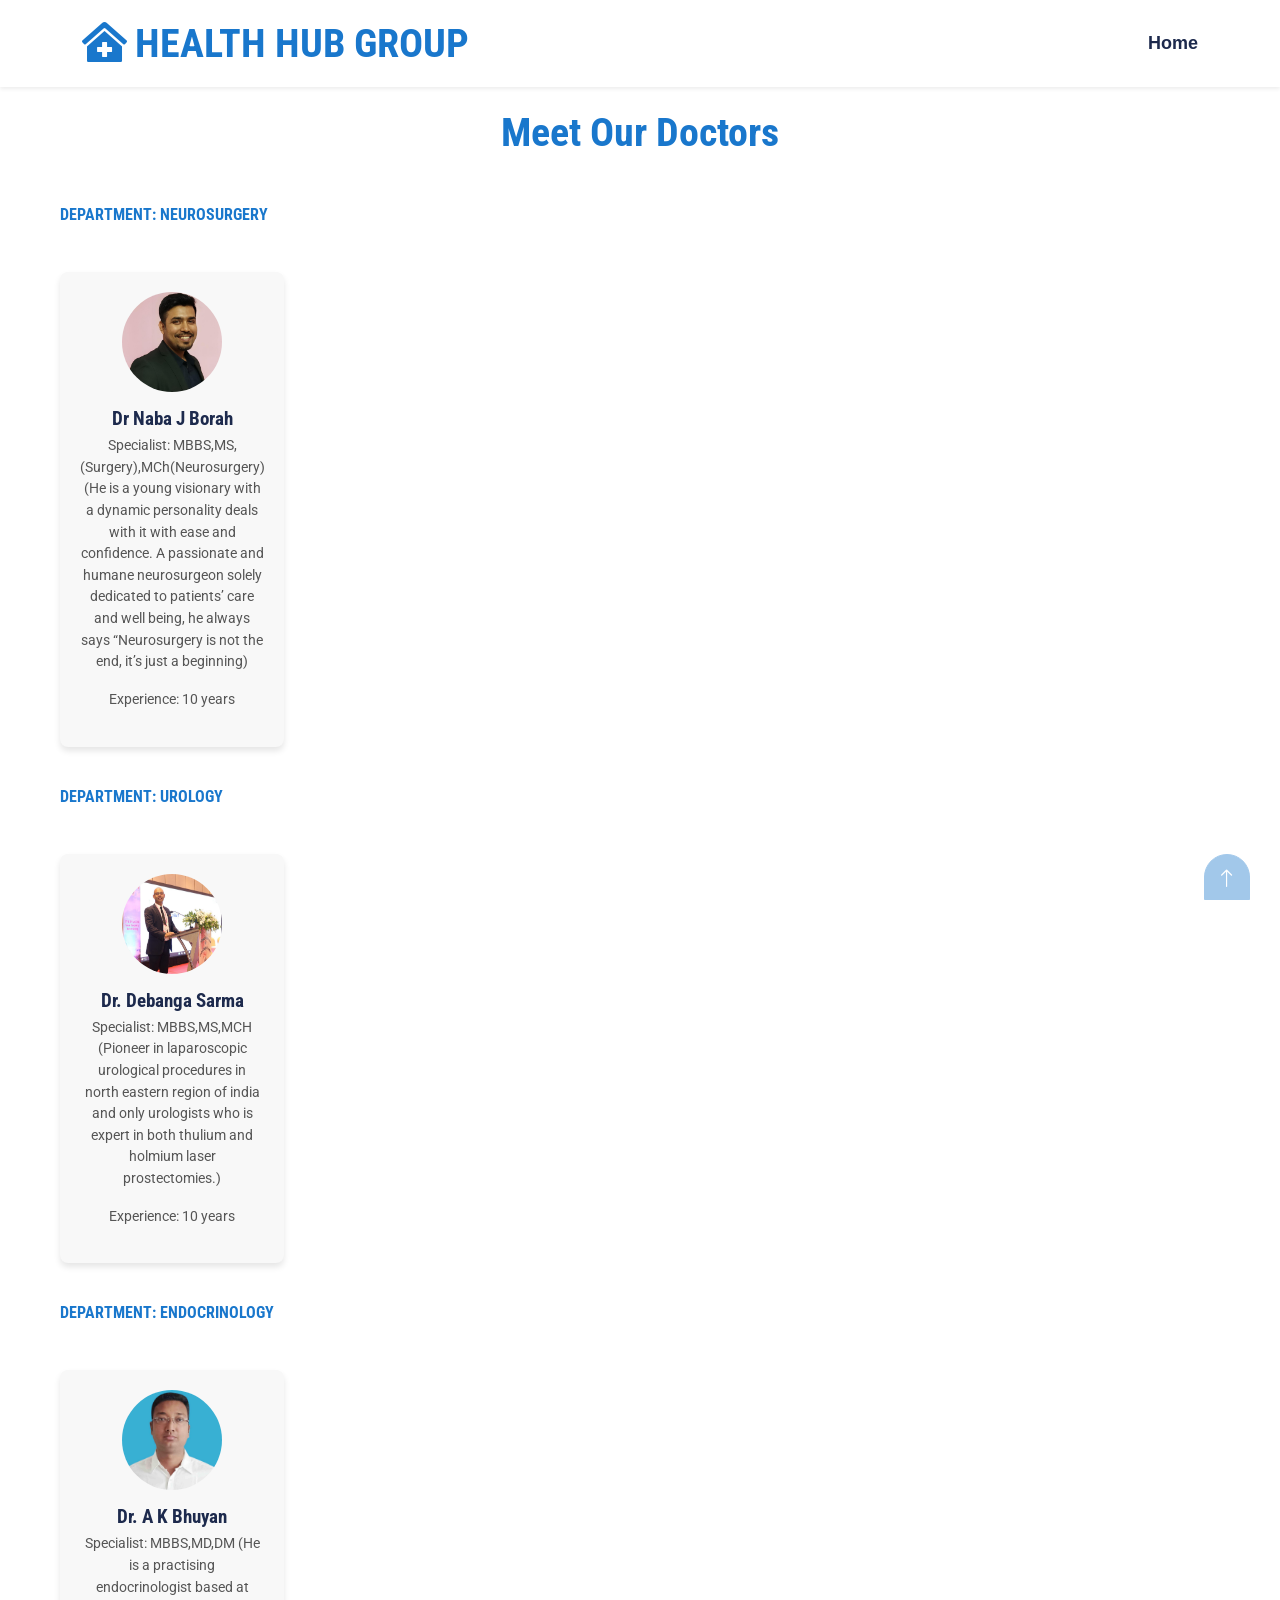
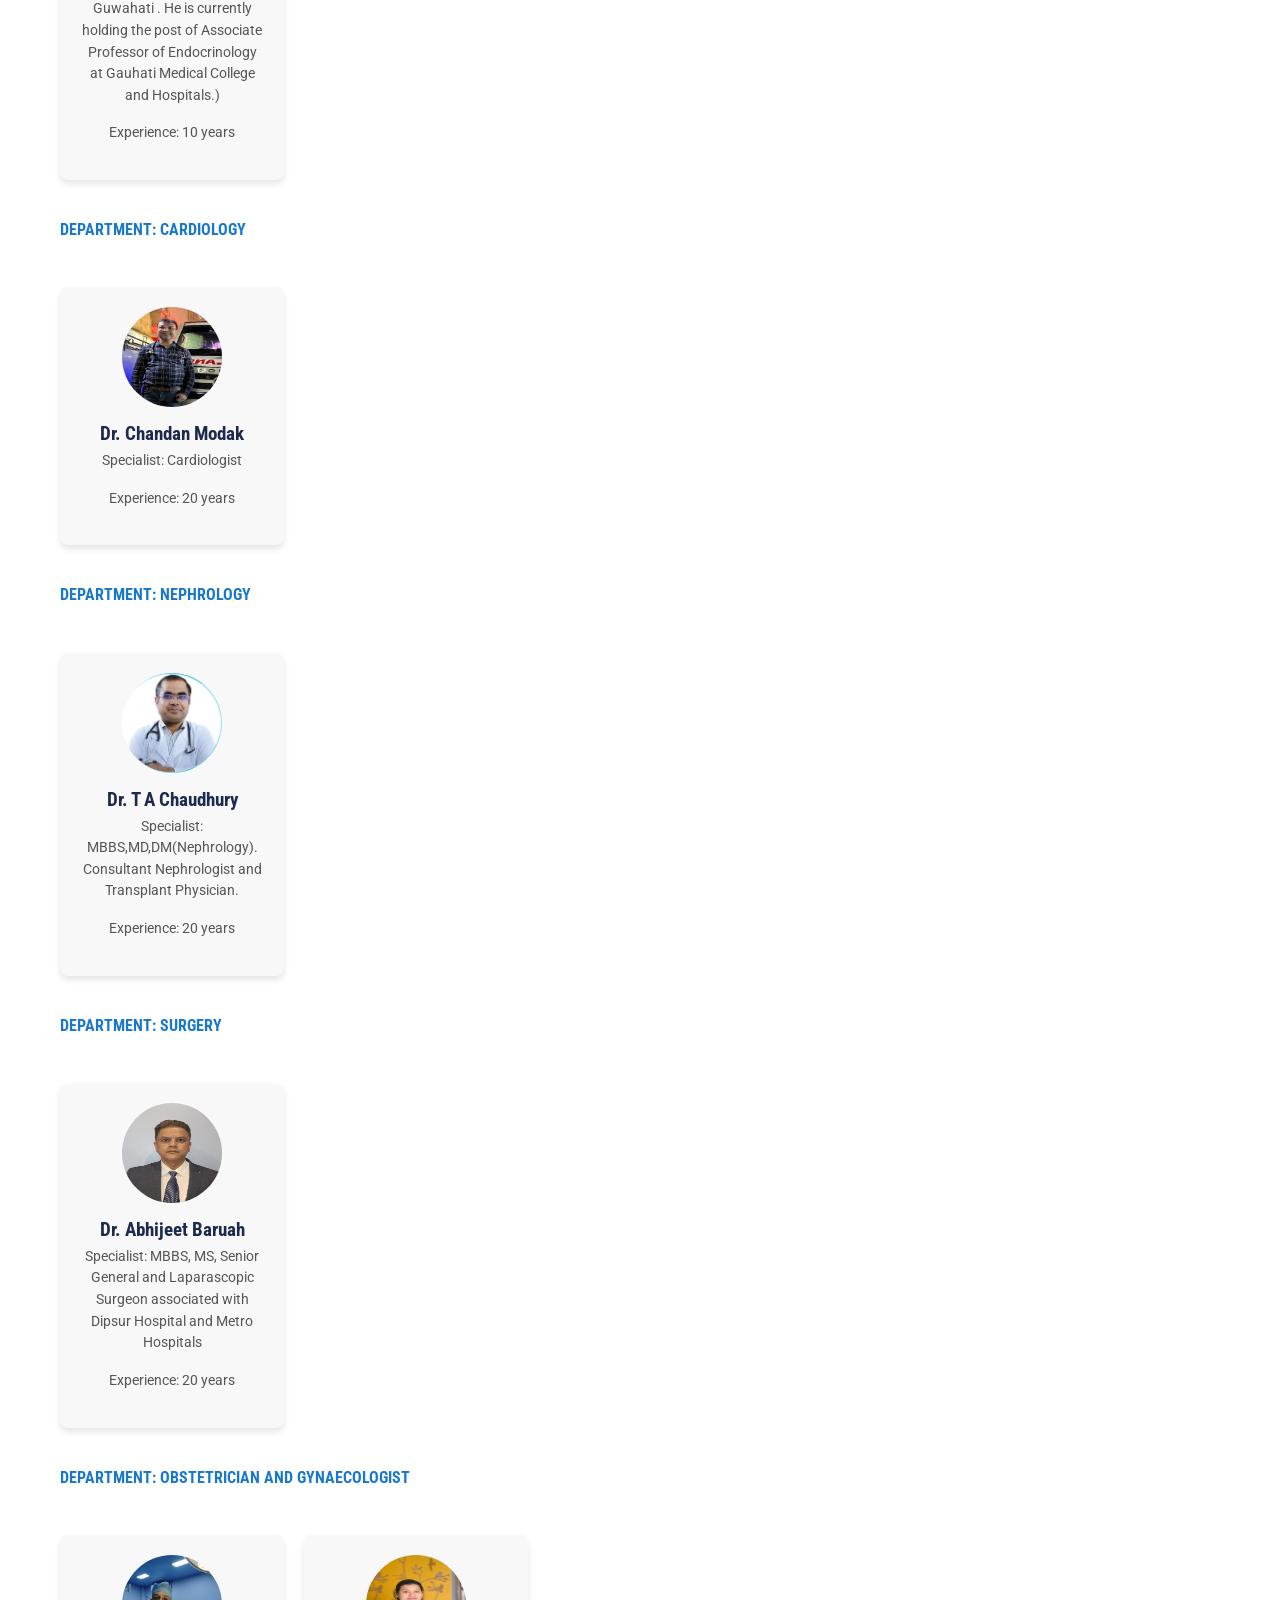
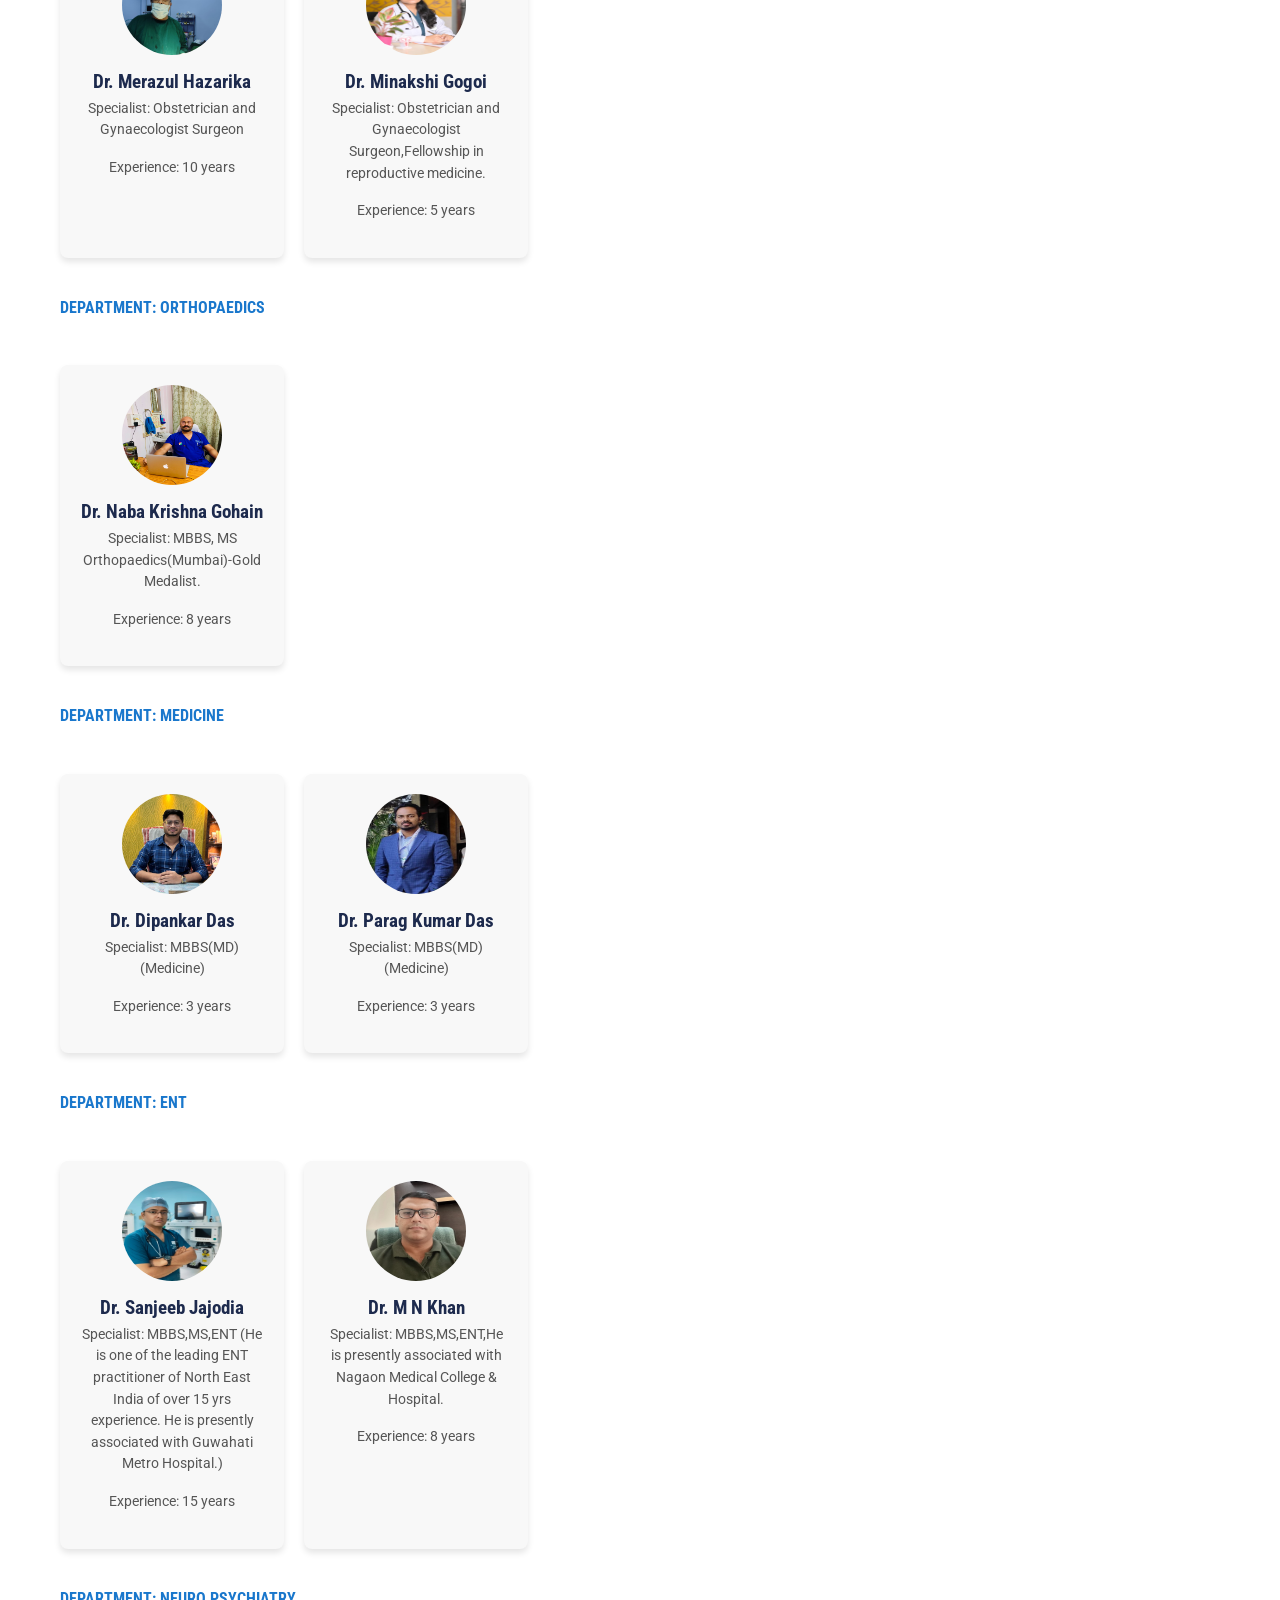
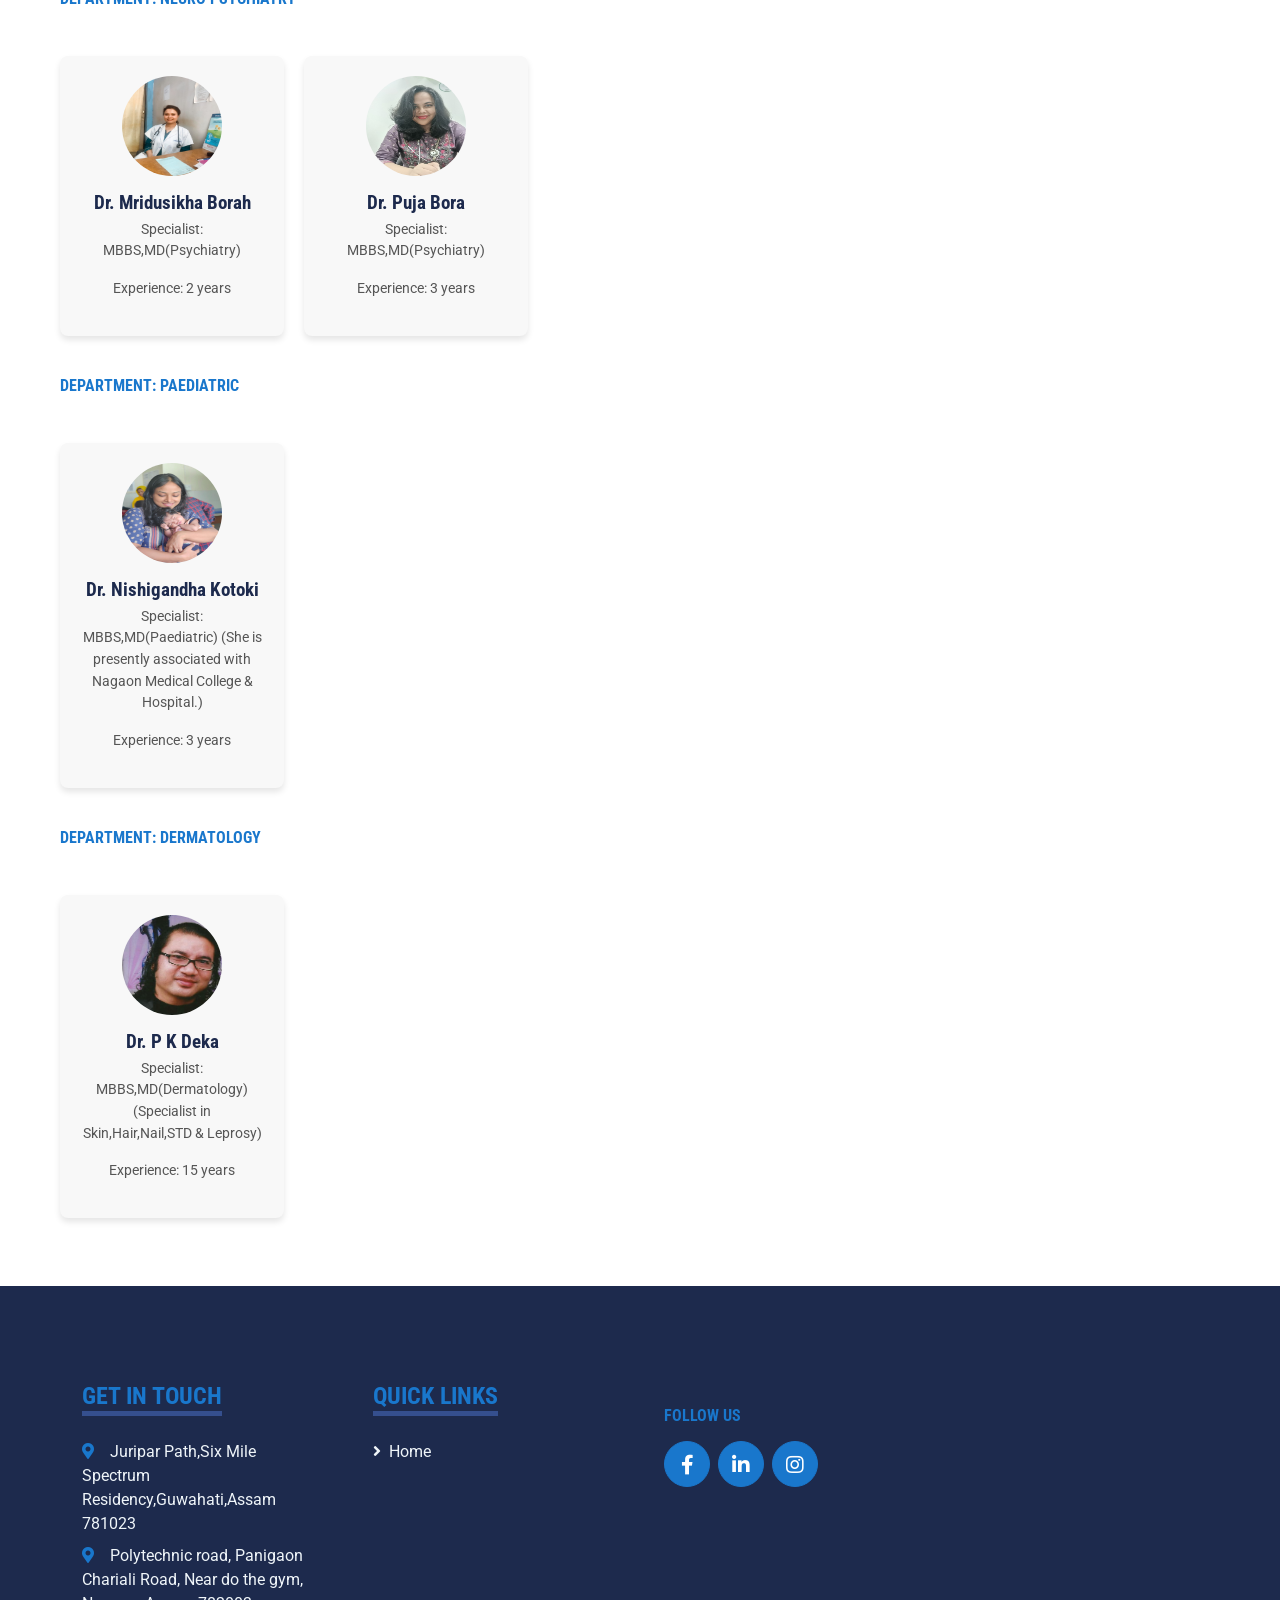
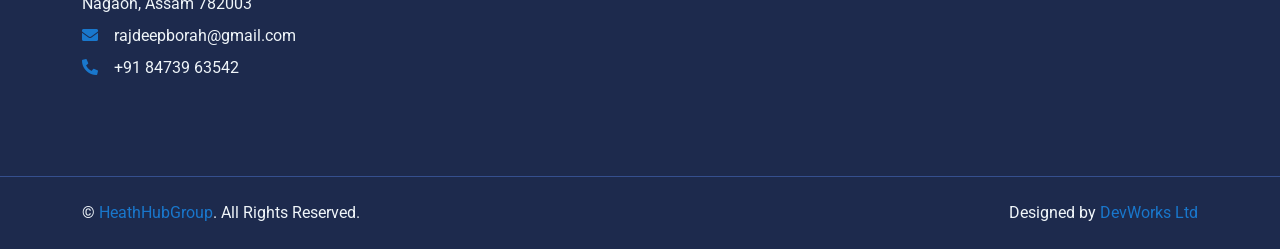
<file: team.html>
<!DOCTYPE html>
<html lang="en">

<head>
    <meta charset="utf-8">
    <title>Health Hub Group</title>
    <meta content="width=device-width, initial-scale=1.0" name="viewport">
    <meta name="robots" content="index, follow">
    <meta name="keywords" content="multispecialty hospital, healthcare in Northeast India, emergency services Assam, free ambulance service, diagnostic center Assam, outpatient care, affordable surgeries, pharmacy services, Health Hub Group, best doctors in Assam, 24/7 medical care">
    <meta name="author" content="Health Hub Group">
    <meta name="description" content="Health Hub Group provides compassionate, high-quality healthcare across Northeast India—offering emergency services, free ambulance, diagnostics, surgeries, outpatient check-ups, pharmacy & more. Trusted doctors delivering expert care for families and communities.">


    <!-- Favicon -->
    <link href="img/favicon.png" rel="icon">

    <!-- Google Web Fonts -->
    <link rel="preconnect" href="https://fonts.gstatic.com" crossorigin>
    <link href="https://fonts.googleapis.com/css2?family=Roboto+Condensed:wght@400;700&family=Roboto:wght@400;700&display=swap" rel="stylesheet">  

    <!-- Icon Font Stylesheet -->
     <link rel="preconnect" href="https://cdnjs.cloudflare.com" crossorigin>
    <link href="https://cdnjs.cloudflare.com/ajax/libs/font-awesome/5.15.0/css/all.min.css" rel="stylesheet">
    <link rel="preconnect" href="https://cdn.jsdelivr.net" crossorigin>
    <link href="https://cdn.jsdelivr.net/npm/bootstrap-icons@1.4.1/font/bootstrap-icons.css" rel="stylesheet">

    <!-- Libraries Stylesheet -->
    <link href="lib/owlcarousel/assets/owl.carousel.min.css" rel="stylesheet">
    <link href="lib/tempusdominus/css/tempusdominus-bootstrap-4.min.css" rel="stylesheet" >

    <!-- Customized Bootstrap Stylesheet -->
    <link href="css/bootstrap.min.css" rel="stylesheet">

    <!-- Template Stylesheet -->
    <link href="css/style.css" rel="stylesheet">
</head>

<body>
    <!-- Topbar Start -->
    <div class="container-fluid py-2 border-bottom d-none d-lg-block">
        <div class="container">
            <div class="row">
                <div class="col-md-6 text-center text-lg-start mb-2 mb-lg-0">
                    <div class="d-inline-flex align-items-center">
                        <a class="text-decoration-none text-body pe-3" href=""><i class="bi bi-telephone me-2"></i>+91 94356 33327</a>
                        <span class="text-body">|</span>
                        <a class="text-decoration-none text-body px-3" href=""><i class="bi bi-envelope me-2"></i>rajdeepborah@gmail.com</a>
                    </div>
                </div>
                <div class="col-md-6 text-center text-lg-end">
                    <div class="d-inline-flex align-items-center">
                        <a class="text-body px-2" href="">
                            <i class="fab fa-facebook-f"></i>
                        </a>
                        <a class="text-body px-2" href="">
                            <i class="fab fa-twitter"></i>
                        </a>
                        <a class="text-body px-2" href="">
                            <i class="fab fa-linkedin-in"></i>
                        </a>
                        <a class="text-body px-2" href="">
                            <i class="fab fa-instagram"></i>
                        </a>
                        <a class="text-body ps-2" href="">
                            <i class="fab fa-youtube"></i>
                        </a>
                    </div>
                </div>
            </div>
        </div>
    </div>
    <!-- Topbar End -->


    <!-- Navbar Start -->
    <div class="container-fluid sticky-top bg-white shadow-sm mb-5">
        <div class="container">
            <nav class="navbar navbar-expand-lg bg-white navbar-light py-3 py-lg-0">
                <a href="index.html" class="navbar-brand">
                    <p class="m-0 text-uppercase text-primary h1"><i class="fa fa-clinic-medical me-2"></i>Health Hub Group</p>
                </a>
                <button class="navbar-toggler" type="button" data-bs-toggle="collapse" data-bs-target="#navbarCollapse">
                    <span class="navbar-toggler-icon"></span>
                </button>
                <div class="collapse navbar-collapse" id="navbarCollapse">
                    <div class="navbar-nav ms-auto py-0">
                        <a href="index.html" class="nav-item nav-link">Home</a>
                    </div>
                </div>
            </nav>
        </div>
    </div>
    <!-- Navbar End -->

    <!-- Team Start -->
    <main>
		<div>&href</div>
		<div>&href</div>
        <h1 class="text-primary">Meet Our Doctors</h1>
		<h6 class="text-uppercase text-primary">Department: Neurosurgery</h6>
        <div class="doctor-grid">
            <div class="doctor-card">
                <img src="img/doctors/drnjb.jpeg" alt="Image of Dr Naba J Borah">
                <h2>Dr Naba J Borah</h2>
                <p>Specialist: MBBS,MS,(Surgery),MCh(Neurosurgery)(He is a young visionary with a dynamic personality deals with it with ease and confidence. A passionate and humane neurosurgeon solely dedicated to patients’ care and well being, he always says “Neurosurgery is not the end, it’s just a beginning)</p>
                <p>Experience: 10 years</p>
            </div>
            <!-- Add more doctor cards as needed -->
        </div>
		<h6 class="text-uppercase text-primary">Department: Urology</h6>
        <div class="doctor-grid">
            <div class="doctor-card">
                <img src="img/doctors/drdsarma.PNG" alt="Image of Dr Debanga Sarma">
                <h2>Dr. Debanga Sarma</h2>
                <p>Specialist: MBBS,MS,MCH (Pioneer in laparoscopic urological procedures in north eastern region of india and only urologists who is expert in both thulium and holmium laser 	prostectomies.)</p>
                <p>Experience: 10 years</p>
            </div>
            <!-- Add more doctor cards as needed -->
        </div>
		<h6 class="text-uppercase text-primary">Department: Endocrinology</h6>
        <div class="doctor-grid">
            <div class="doctor-card">
                <img src="img/doctors/drakb.JPG" alt="Image of Dr A K Bhuyan">
                <h2>Dr. A K Bhuyan</h2>
                <p>Specialist: MBBS,MD,DM (He is a practising endocrinologist based at Guwahati . He is currently holding the post of Associate Professor of Endocrinology at Gauhati Medical College and Hospitals.)</p>
                <p>Experience: 10 years</p>
            </div>
            <!-- Add more doctor cards as needed -->
        </div>
        <h6 class="text-uppercase text-primary">Department: Cardiology</h6>
        <div class="doctor-grid">
            <div class="doctor-card">
                <img src="img/doctors/drch.PNG" alt="Image of Dr Chandan Modak">
                <h2>Dr. Chandan Modak</h2>
                <p>Specialist: Cardiologist</p>
                <p>Experience: 20 years</p>
            </div>
            <!-- Add more doctor cards as needed -->
        </div>
		<h6 class="text-uppercase text-primary">Department: Nephrology</h6>
        <div class="doctor-grid">
            <div class="doctor-card">
                <img src="img/doctors/drtachoudhary.PNG" alt="Image of Dr T A Chaudhury">
                <h2>Dr. T A Chaudhury</h2>
                <p>Specialist: MBBS,MD,DM(Nephrology).
Consultant Nephrologist and Transplant Physician.</p>
                <p>Experience: 20 years</p>
            </div>
            <!-- Add more doctor cards as needed -->
        </div>
		<h6 class="text-uppercase text-primary">Department: Surgery</h6>
        <div class="doctor-grid">
            <div class="doctor-card">
                <img src="img/doctors/drabaruah.jpeg" alt="Image of Dr Abhijeet Baruah">
                <h2>Dr. Abhijeet Baruah</h2>
                <p>Specialist: MBBS, MS, Senior General and Laparascopic Surgeon associated with Dipsur Hospital and Metro Hospitals</p>
                <p>Experience: 20 years</p>
            </div>
            <!-- Add more doctor cards as needed -->
        </div>
		<h6 class="text-uppercase text-primary">Department: Obstetrician and Gynaecologist</h6>
        <div class="doctor-grid">
            <div class="doctor-card">
                <img src="img/doctors/drmh.jpeg" alt="Image of Dr Merazul Hazarika">
                <h2>Dr. Merazul Hazarika</h2>
                <p>Specialist: Obstetrician and Gynaecologist Surgeon</p>
                <p>Experience: 10 years</p>
            </div>
			<div class="doctor-card">
                <img src="img/doctors/drmgogoi.jpeg" alt="Image of Dr Minakshi Gogoi">
                <h2> Dr. Minakshi Gogoi</h2>
                <p>Specialist: Obstetrician and Gynaecologist Surgeon,Fellowship in reproductive medicine.</p>
                <p>Experience: 5 years</p>
            </div>
            <!-- Add more doctor cards as needed -->
        </div>
        <h6 class="text-uppercase text-primary">Department: Orthopaedics</h6>
        <div class="doctor-grid">
            <div class="doctor-card">
                <img src="img/doctors/drnkg.jpeg" alt="Image of Dr Naba Krishna Gohain">
                <h2>Dr. Naba Krishna Gohain</h2>
                <p>Specialist: MBBS, MS Orthopaedics(Mumbai)-Gold Medalist.</p>
                <p>Experience: 8 years</p>
            </div>
            <!-- Add more doctor cards as needed -->
        </div>
        
		<h6 class="text-uppercase text-primary">Department: Medicine</h6>
        <div class="doctor-grid">
            <div class="doctor-card">
                <img src="img/doctors/drddas.PNG" alt="Image of Dr Dipankar Das">
                <h2>Dr. Dipankar Das </h2>
                <p>Specialist: MBBS(MD)(Medicine)</p>
                <p>Experience: 3 years</p>
            </div>
			<div class="doctor-card">
                <img src="img/doctors/drpkdas.jpeg" alt="Image of Dr Parag Kumar Das">
                <h2>Dr. Parag Kumar Das </h2>
                <p>Specialist: MBBS(MD)(Medicine)</p>
                <p>Experience: 3 years</p>
            </div>
            <!-- Add more doctor cards as needed -->
        </div>
		<h6 class="text-uppercase text-primary">Department: ENT</h6>
        <div class="doctor-grid">
            <div class="doctor-card">
                <img src="img/doctors/drsjajodia.jpeg" alt="Image of Dr Sanjeeb Jajodia">
                <h2>Dr. Sanjeeb Jajodia</h2>
                <p>Specialist: MBBS,MS,ENT (He is one of the leading ENT practitioner of North East India of over 15 yrs experience. He is presently associated with Guwahati Metro Hospital.)</p>
                <p>Experience: 15 years</p>
            </div>
			<div class="doctor-card">
                <img src="img/doctors/drmnkhan.jpeg" alt="Image of Dr M N Khan">
                <h2>Dr. M N Khan</h2>
                <p>Specialist: MBBS,MS,ENT,He is presently associated with Nagaon Medical College & Hospital.</p>
                <p>Experience: 8 years</p>
            </div>
            <!-- Add more doctor cards as needed -->
        </div>
		<h6 class="text-uppercase text-primary">Department: Neuro Psychiatry</h6>
        <div class="doctor-grid">
            <div class="doctor-card">
                <img src="img/doctors/drmborah.jpeg" alt="Image of Dr Mridusikha Borah">
                <h2>Dr. Mridusikha Borah</h2>
                <p>Specialist: MBBS,MD(Psychiatry)</p>
                <p>Experience: 2 years</p>
            </div>
			<div class="doctor-card">
                <img src="img/doctors/drpborah.jpeg" alt="Image of Dr Puja Bora">
                <h2>Dr. Puja Bora</h2>
                <p>Specialist: MBBS,MD(Psychiatry)</p>
                <p>Experience: 3 years</p>
            </div>
            <!-- Add more doctor cards as needed -->
        </div>
		<h6 class="text-uppercase text-primary">Department: Paediatric</h6>
        <div class="doctor-grid">
            <div class="doctor-card">
                <img src="img/doctors/drnkotoki.jpeg" alt="Image of Dr Nishigandha Kotoki">
                <h2>Dr. Nishigandha Kotoki</h2>
                <p>Specialist: MBBS,MD(Paediatric) (She is presently associated with Nagaon Medical College & Hospital.)</p>
                <p>Experience: 3 years</p>
            </div>
            <!-- Add more doctor cards as needed -->
        </div>
		<h6 class="text-uppercase text-primary">Department: Dermatology</h6>
        <div class="doctor-grid">
            <div class="doctor-card">
                <img src="img/doctors/drpkdeka.JPG" alt="Image of Dr P K Deka">
                <h2>Dr. P K Deka</h2>
                <p>Specialist: MBBS,MD(Dermatology) (Specialist in Skin,Hair,Nail,STD & Leprosy)</p>
                <p>Experience: 15 years</p>
            </div>
            <!-- Add more doctor cards as needed -->
        </div>

    </main>
    <!-- Team End -->


    <!-- Footer Start -->
    <div class="container-fluid bg-dark text-light mt-5 py-5">
        <div class="container py-5">
            <div class="row g-5">
                <div class="col-lg-3 col-md-6">
                    <h4 class="d-inline-block text-primary text-uppercase border-bottom border-5 border-secondary mb-4">Get In Touch</h4>
                    <p class="mb-2"><a href="https://www.google.com/maps/place/HEALTH+HUB/@26.355896,92.698952,15z/data=!4m6!3m5!1s0x374521b85ae96e3b:0xebcae271e0bf11f!8m2!3d26.3558958!4d92.6989523!16s%2Fg%2F11s8ty5mf3?hl=en&entry=ttu&g_ep=EgoyMDI0MTIwNC4wIKXMDSoASAFQAw%3D%3D" aria-label="Guwahati Address"><i class="fa fa-map-marker-alt text-primary me-3"></i></a>Juripar Path,Six Mile Spectrum Residency,Guwahati,Assam 781023</p>
					  <p class="mb-2"><a href="https://www.google.com/maps/place/HEALTH+HUB/@26.355896,92.698952,15z/data=!4m6!3m5!1s0x374521b85ae96e3b:0xebcae271e0bf11f!8m2!3d26.3558958!4d92.6989523!16s%2Fg%2F11s8ty5mf3?hl=en&entry=ttu&g_ep=EgoyMDI0MTIwNC4wIKXMDSoASAFQAw%3D%3D" aria-label="Nagaon Address"><i class="fa fa-map-marker-alt text-primary me-3"></i></a>Polytechnic road, Panigaon Chariali Road, Near do the gym, Nagaon, Assam 782003</p>
                    <p class="mb-2"><i class="fa fa-envelope text-primary me-3"></i>rajdeepborah@gmail.com</p>
                    <p class="mb-0"><i class="fa fa-phone-alt text-primary me-3"></i>+91 84739 63542</p>
                </div>
                <div class="col-lg-3 col-md-6">
                    <h4 class="d-inline-block text-primary text-uppercase border-bottom border-5 border-secondary mb-4">Quick Links</h4>
                    <div class="d-flex flex-column justify-content-start">
                        <a class="text-light mb-2" href="index.html"><i class="fa fa-angle-right me-2"></i>Home</a>
                    </div>
                </div>
                <div class="col-lg-3 col-md-6">
                    <h6 class="text-primary text-uppercase mt-4 mb-3">Follow Us</h6>
                    <div class="d-flex">
                        <a class="btn btn-lg btn-primary btn-lg-square rounded-circle me-2" href="https://www.facebook.com/profile.php?id=61563856603245"><i class="fab fa-facebook-f"></i></a>
                        <a class="btn btn-lg btn-primary btn-lg-square rounded-circle me-2" href="#"><i class="fab fa-linkedin-in"></i></a>
                        <a class="btn btn-lg btn-primary btn-lg-square rounded-circle" href="#"><i class="fab fa-instagram"></i></a>
                    </div>
                </div>
            </div>
        </div>
    </div>
    <div class="container-fluid bg-dark text-light border-top border-secondary py-4">
        <div class="container">
            <div class="row g-5">
                <div class="col-md-6 text-center text-md-start">
                    <p class="mb-md-0">&copy; <a class="text-primary" href="#">HeathHubGroup</a>. All Rights Reserved.</p>
                </div>
                <div class="col-md-6 text-center text-md-end">
                    <p class="mb-0">Designed by <a class="text-primary">DevWorks Ltd</a></p>
                </div>
            </div>
        </div>
    </div>
    <!-- Footer End -->


    <!-- Back to Top -->
    <a href="#" class="btn btn-lg btn-primary btn-lg-square back-to-top"><i class="bi bi-arrow-up"></i></a>


    <!-- JavaScript Libraries -->
    <script src="https://code.jquery.com/jquery-3.4.1.min.js"></script>
    <script src="https://cdn.jsdelivr.net/npm/bootstrap@5.0.0/dist/js/bootstrap.bundle.min.js"></script>
    <script src="lib/easing/easing.min.js"></script>
    <script src="lib/waypoints/waypoints.min.js"></script>
    <script src="lib/owlcarousel/owl.carousel.min.js"></script>
    <script src="lib/tempusdominus/js/moment.min.js"></script>
    <script src="lib/tempusdominus/js/moment-timezone.min.js"></script>
    <script src="lib/tempusdominus/js/tempusdominus-bootstrap-4.min.js"></script>

    <!-- Template Javascript -->
    <script src="js/main.js"></script>
</body>

</html>
</file>
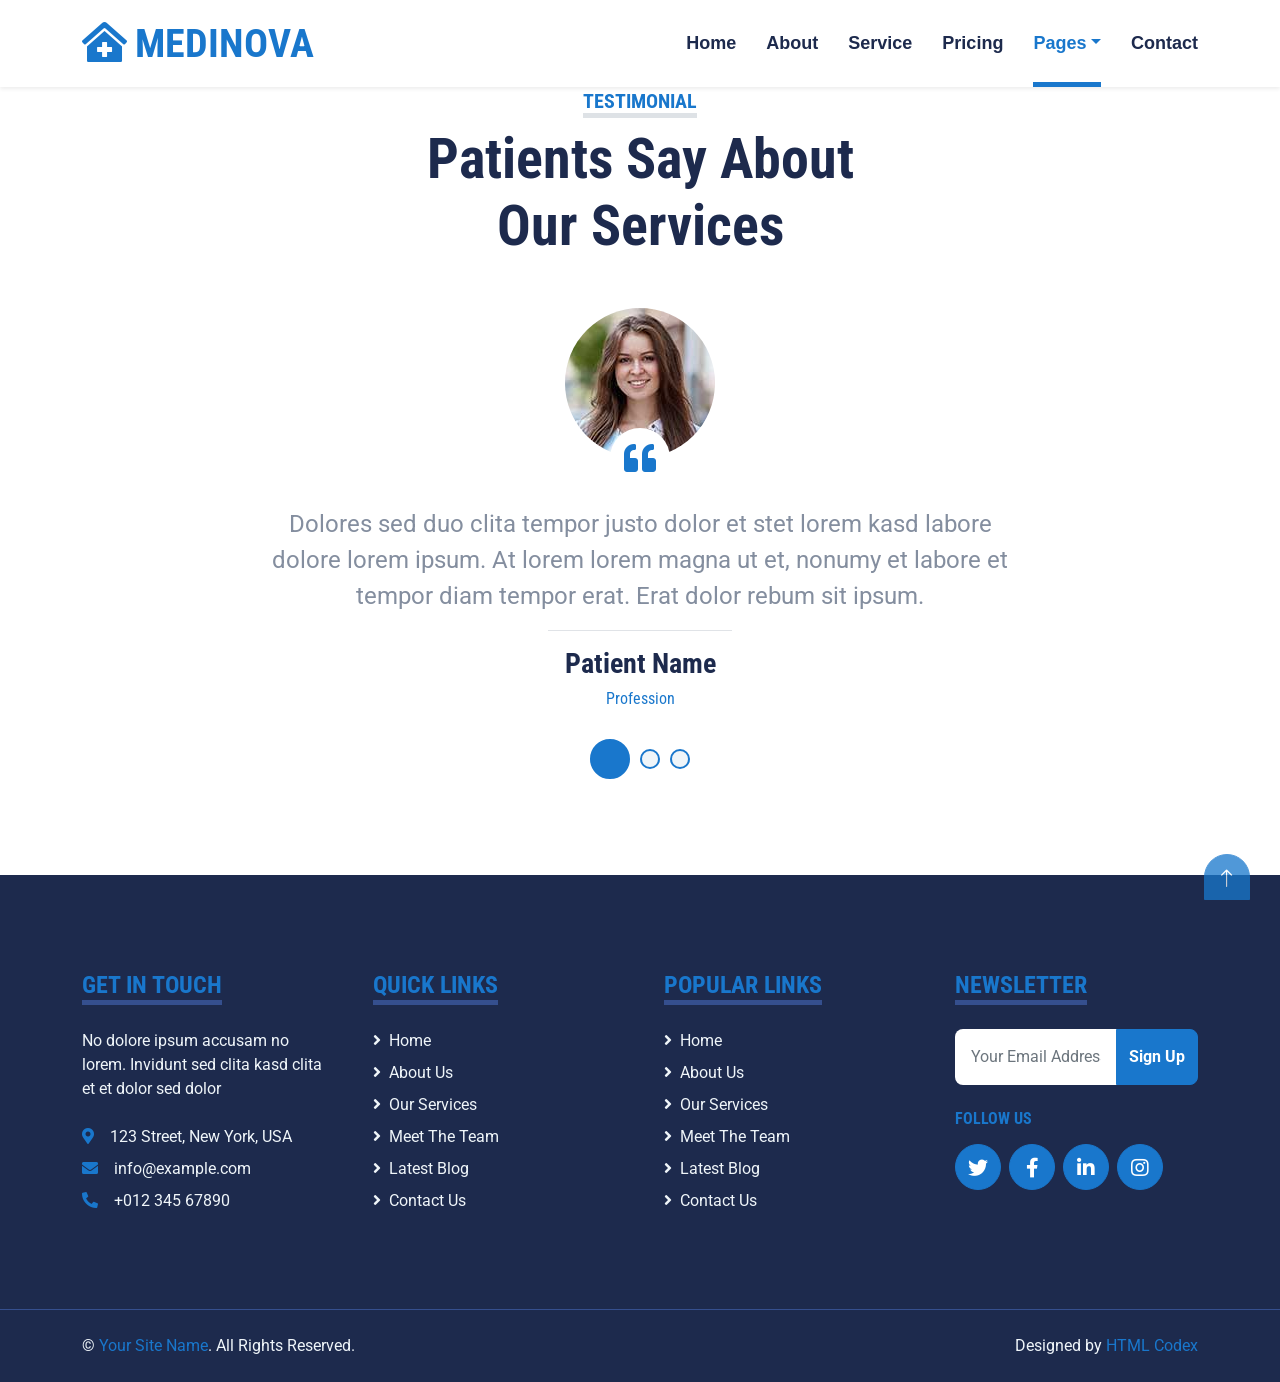
<file: testimonial.html>
<!DOCTYPE html>
<html lang="en">

<head>
    <meta charset="utf-8">
    <title>MEDINOVA - Hospital Website Template</title>
    <meta content="width=device-width, initial-scale=1.0" name="viewport">
    <meta content="Free HTML Templates" name="keywords">
    <meta content="Free HTML Templates" name="description">
    <meta name="robots" content="noindex, nofollow">


    <!-- Favicon -->
    <link href="img/favicon.ico" rel="icon">

    <!-- Google Web Fonts -->
    <link rel="preconnect" href="https://fonts.gstatic.com">
    <link href="https://fonts.googleapis.com/css2?family=Roboto+Condensed:wght@400;700&family=Roboto:wght@400;700&display=swap" rel="stylesheet">  

    <!-- Icon Font Stylesheet -->
    <link href="https://cdnjs.cloudflare.com/ajax/libs/font-awesome/5.15.0/css/all.min.css" rel="stylesheet">
    <link href="https://cdn.jsdelivr.net/npm/bootstrap-icons@1.4.1/font/bootstrap-icons.css" rel="stylesheet">

    <!-- Libraries Stylesheet -->
    <link href="lib/owlcarousel/assets/owl.carousel.min.css" rel="stylesheet">
    <link href="lib/tempusdominus/css/tempusdominus-bootstrap-4.min.css" rel="stylesheet" />

    <!-- Customized Bootstrap Stylesheet -->
    <link href="css/bootstrap.min.css" rel="stylesheet">

    <!-- Template Stylesheet -->
    <link href="css/style.css" rel="stylesheet">
</head>

<body>
    <!-- Topbar Start -->
    <div class="container-fluid py-2 border-bottom d-none d-lg-block">
        <div class="container">
            <div class="row">
                <div class="col-md-6 text-center text-lg-start mb-2 mb-lg-0">
                    <div class="d-inline-flex align-items-center">
                        <a class="text-decoration-none text-body pe-3" href=""><i class="bi bi-telephone me-2"></i>+012 345 6789</a>
                        <span class="text-body">|</span>
                        <a class="text-decoration-none text-body px-3" href=""><i class="bi bi-envelope me-2"></i>info@example.com</a>
                    </div>
                </div>
                <div class="col-md-6 text-center text-lg-end">
                    <div class="d-inline-flex align-items-center">
                        <a class="text-body px-2" href="">
                            <i class="fab fa-facebook-f"></i>
                        </a>
                        <a class="text-body px-2" href="">
                            <i class="fab fa-twitter"></i>
                        </a>
                        <a class="text-body px-2" href="">
                            <i class="fab fa-linkedin-in"></i>
                        </a>
                        <a class="text-body px-2" href="">
                            <i class="fab fa-instagram"></i>
                        </a>
                        <a class="text-body ps-2" href="">
                            <i class="fab fa-youtube"></i>
                        </a>
                    </div>
                </div>
            </div>
        </div>
    </div>
    <!-- Topbar End -->


    <!-- Navbar Start -->
    <div class="container-fluid sticky-top bg-white shadow-sm mb-5">
        <div class="container">
            <nav class="navbar navbar-expand-lg bg-white navbar-light py-3 py-lg-0">
                <a href="index.html" class="navbar-brand">
                    <h1 class="m-0 text-uppercase text-primary"><i class="fa fa-clinic-medical me-2"></i>Medinova</h1>
                </a>
                <button class="navbar-toggler" type="button" data-bs-toggle="collapse" data-bs-target="#navbarCollapse">
                    <span class="navbar-toggler-icon"></span>
                </button>
                <div class="collapse navbar-collapse" id="navbarCollapse">
                    <div class="navbar-nav ms-auto py-0">
                        <a href="index.html" class="nav-item nav-link">Home</a>
                        <a href="about.html" class="nav-item nav-link">About</a>
                        <a href="service.html" class="nav-item nav-link">Service</a>
                        <a href="price.html" class="nav-item nav-link">Pricing</a>
                        <div class="nav-item dropdown">
                            <a href="#" class="nav-link dropdown-toggle active" data-bs-toggle="dropdown">Pages</a>
                            <div class="dropdown-menu m-0">
                                <a href="blog.html" class="dropdown-item">Blog Grid</a>
                                <a href="detail.html" class="dropdown-item">Blog Detail</a>
                                <a href="team.html" class="dropdown-item">The Team</a>
                                <a href="testimonial.html" class="dropdown-item active">Testimonial</a>
                                <a href="appointment.html" class="dropdown-item">Appointment</a>
                                <a href="search.html" class="dropdown-item">Search</a>
                            </div>
                        </div>
                        <a href="contact.html" class="nav-item nav-link">Contact</a>
                    </div>
                </div>
            </nav>
        </div>
    </div>
    <!-- Navbar End -->


    <!-- Testimonial Start -->
    <div class="container-fluid py-5">
        <div class="container">
            <div class="text-center mx-auto mb-5" style="max-width: 500px;">
                <h5 class="d-inline-block text-primary text-uppercase border-bottom border-5">Testimonial</h5>
                <h1 class="display-4">Patients Say About Our Services</h1>
            </div>
            <div class="row justify-content-center">
                <div class="col-lg-8">
                    <div class="owl-carousel testimonial-carousel">
                        <div class="testimonial-item text-center">
                            <div class="position-relative mb-5">
                                <img class="img-fluid rounded-circle mx-auto" src="img/testimonial-1.jpg" alt="">
                                <div class="position-absolute top-100 start-50 translate-middle d-flex align-items-center justify-content-center bg-white rounded-circle" style="width: 60px; height: 60px;">
                                    <i class="fa fa-quote-left fa-2x text-primary"></i>
                                </div>
                            </div>
                            <p class="fs-4 fw-normal">Dolores sed duo clita tempor justo dolor et stet lorem kasd labore dolore lorem ipsum. At lorem lorem magna ut et, nonumy et labore et tempor diam tempor erat. Erat dolor rebum sit ipsum.</p>
                            <hr class="w-25 mx-auto">
                            <h3>Patient Name</h3>
                            <h6 class="fw-normal text-primary mb-3">Profession</h6>
                        </div>
                        <div class="testimonial-item text-center">
                            <div class="position-relative mb-5">
                                <img class="img-fluid rounded-circle mx-auto" src="img/testimonial-2.jpg" alt="">
                                <div class="position-absolute top-100 start-50 translate-middle d-flex align-items-center justify-content-center bg-white rounded-circle" style="width: 60px; height: 60px;">
                                    <i class="fa fa-quote-left fa-2x text-primary"></i>
                                </div>
                            </div>
                            <p class="fs-4 fw-normal">Dolores sed duo clita tempor justo dolor et stet lorem kasd labore dolore lorem ipsum. At lorem lorem magna ut et, nonumy et labore et tempor diam tempor erat. Erat dolor rebum sit ipsum.</p>
                            <hr class="w-25 mx-auto">
                            <h3>Patient Name</h3>
                            <h6 class="fw-normal text-primary mb-3">Profession</h6>
                        </div>
                        <div class="testimonial-item text-center">
                            <div class="position-relative mb-5">
                                <img class="img-fluid rounded-circle mx-auto" src="img/testimonial-3.jpg" alt="">
                                <div class="position-absolute top-100 start-50 translate-middle d-flex align-items-center justify-content-center bg-white rounded-circle" style="width: 60px; height: 60px;">
                                    <i class="fa fa-quote-left fa-2x text-primary"></i>
                                </div>
                            </div>
                            <p class="fs-4 fw-normal">Dolores sed duo clita tempor justo dolor et stet lorem kasd labore dolore lorem ipsum. At lorem lorem magna ut et, nonumy et labore et tempor diam tempor erat. Erat dolor rebum sit ipsum.</p>
                            <hr class="w-25 mx-auto">
                            <h3>Patient Name</h3>
                            <h6 class="fw-normal text-primary mb-3">Profession</h6>
                        </div>
                    </div>
                </div>
            </div>
        </div>
    </div>
    <!-- Testimonial End -->


    <!-- Footer Start -->
    <div class="container-fluid bg-dark text-light mt-5 py-5">
        <div class="container py-5">
            <div class="row g-5">
                <div class="col-lg-3 col-md-6">
                    <h4 class="d-inline-block text-primary text-uppercase border-bottom border-5 border-secondary mb-4">Get In Touch</h4>
                    <p class="mb-4">No dolore ipsum accusam no lorem. Invidunt sed clita kasd clita et et dolor sed dolor</p>
                    <p class="mb-2"><i class="fa fa-map-marker-alt text-primary me-3"></i>123 Street, New York, USA</p>
                    <p class="mb-2"><i class="fa fa-envelope text-primary me-3"></i>info@example.com</p>
                    <p class="mb-0"><i class="fa fa-phone-alt text-primary me-3"></i>+012 345 67890</p>
                </div>
                <div class="col-lg-3 col-md-6">
                    <h4 class="d-inline-block text-primary text-uppercase border-bottom border-5 border-secondary mb-4">Quick Links</h4>
                    <div class="d-flex flex-column justify-content-start">
                        <a class="text-light mb-2" href="#"><i class="fa fa-angle-right me-2"></i>Home</a>
                        <a class="text-light mb-2" href="#"><i class="fa fa-angle-right me-2"></i>About Us</a>
                        <a class="text-light mb-2" href="#"><i class="fa fa-angle-right me-2"></i>Our Services</a>
                        <a class="text-light mb-2" href="#"><i class="fa fa-angle-right me-2"></i>Meet The Team</a>
                        <a class="text-light mb-2" href="#"><i class="fa fa-angle-right me-2"></i>Latest Blog</a>
                        <a class="text-light" href="#"><i class="fa fa-angle-right me-2"></i>Contact Us</a>
                    </div>
                </div>
                <div class="col-lg-3 col-md-6">
                    <h4 class="d-inline-block text-primary text-uppercase border-bottom border-5 border-secondary mb-4">Popular Links</h4>
                    <div class="d-flex flex-column justify-content-start">
                        <a class="text-light mb-2" href="#"><i class="fa fa-angle-right me-2"></i>Home</a>
                        <a class="text-light mb-2" href="#"><i class="fa fa-angle-right me-2"></i>About Us</a>
                        <a class="text-light mb-2" href="#"><i class="fa fa-angle-right me-2"></i>Our Services</a>
                        <a class="text-light mb-2" href="#"><i class="fa fa-angle-right me-2"></i>Meet The Team</a>
                        <a class="text-light mb-2" href="#"><i class="fa fa-angle-right me-2"></i>Latest Blog</a>
                        <a class="text-light" href="#"><i class="fa fa-angle-right me-2"></i>Contact Us</a>
                    </div>
                </div>
                <div class="col-lg-3 col-md-6">
                    <h4 class="d-inline-block text-primary text-uppercase border-bottom border-5 border-secondary mb-4">Newsletter</h4>
                    <form action="">
                        <div class="input-group">
                            <input type="text" class="form-control p-3 border-0" placeholder="Your Email Address">
                            <button class="btn btn-primary">Sign Up</button>
                        </div>
                    </form>
                    <h6 class="text-primary text-uppercase mt-4 mb-3">Follow Us</h6>
                    <div class="d-flex">
                        <a class="btn btn-lg btn-primary btn-lg-square rounded-circle me-2" href="#"><i class="fab fa-twitter"></i></a>
                        <a class="btn btn-lg btn-primary btn-lg-square rounded-circle me-2" href="#"><i class="fab fa-facebook-f"></i></a>
                        <a class="btn btn-lg btn-primary btn-lg-square rounded-circle me-2" href="#"><i class="fab fa-linkedin-in"></i></a>
                        <a class="btn btn-lg btn-primary btn-lg-square rounded-circle" href="#"><i class="fab fa-instagram"></i></a>
                    </div>
                </div>
            </div>
        </div>
    </div>
    <div class="container-fluid bg-dark text-light border-top border-secondary py-4">
        <div class="container">
            <div class="row g-5">
                <div class="col-md-6 text-center text-md-start">
                    <p class="mb-md-0">&copy; <a class="text-primary" href="#">Your Site Name</a>. All Rights Reserved.</p>
                </div>
                <div class="col-md-6 text-center text-md-end">
                    <p class="mb-0">Designed by <a class="text-primary" href="https://htmlcodex.com">HTML Codex</a></p>
                </div>
            </div>
        </div>
    </div>
    <!-- Footer End -->


    <!-- Back to Top -->
    <a href="#" class="btn btn-lg btn-primary btn-lg-square back-to-top"><i class="bi bi-arrow-up"></i></a>


    <!-- JavaScript Libraries -->
    <script src="https://code.jquery.com/jquery-3.4.1.min.js"></script>
    <script src="https://cdn.jsdelivr.net/npm/bootstrap@5.0.0/dist/js/bootstrap.bundle.min.js"></script>
    <script src="lib/easing/easing.min.js"></script>
    <script src="lib/waypoints/waypoints.min.js"></script>
    <script src="lib/owlcarousel/owl.carousel.min.js"></script>
    <script src="lib/tempusdominus/js/moment.min.js"></script>
    <script src="lib/tempusdominus/js/moment-timezone.min.js"></script>
    <script src="lib/tempusdominus/js/tempusdominus-bootstrap-4.min.js"></script>

    <!-- Template Javascript -->
    <script src="js/main.js"></script>
</body>

</html>
</file>
<file: css/style.css>
/********** Template CSS **********/
:root {
    --primary: #1977cc;
    --secondary: #354F8E;
    --light: #EFF5F9;
    --dark: #1D2A4D;
}

.btn {
    font-weight: 700;
    transition: .5s;
}

.btn:hover {
    -webkit-box-shadow: 0 8px 6px -6px #555555;
    -moz-box-shadow: 0 8px 6px -6px #555555;
    box-shadow: 0 8px 6px -6px #555555;
}

.btn-primary {
    color: #FFFFFF;
}

.btn-square {
    width: 36px;
    height: 36px;
}

.btn-sm-square {
    width: 28px;
    height: 28px;
}

.btn-lg-square {
    width: 46px;
    height: 46px;
}

.btn-square,
.btn-sm-square,
.btn-lg-square {
    padding-left: 0;
    padding-right: 0;
    text-align: center;
}

.back-to-top {
    position: fixed;
    display: none;
    right: 30px;
    bottom: 0;
    border-radius: 50% 50% 0 0;
    z-index: 99;
}

.navbar-light .navbar-nav .nav-link {
    font-family: 'Jost', sans-serif;
    position: relative;
    margin-left: 30px;
    padding: 30px 0;
    font-size: 18px;
    font-weight: 700;
    color: var(--dark);
    outline: none;
    transition: .5s;
}

.navbar-light .navbar-nav .nav-link:hover::before,
.navbar-light .navbar-nav .nav-link.active {
    color: var(--primary);
}

@media (min-width: 992px) {
    .navbar-light .navbar-nav .nav-link::before {
        position: absolute;
        content: "";
        width: 0;
        height: 5px;
        bottom: 0;
        left: 50%;
        background: var(--primary);
        transition: .5s;
    }

    .navbar-light .navbar-nav .nav-link:hover::before,
    .navbar-light .navbar-nav .nav-link.active::before {
        width: 100%;
        left: 0;
    }
}

@media (max-width: 991.98px) {
    .navbar-light .navbar-nav .nav-link  {
        margin-left: 0;
        padding: 10px 0;
    }
}

.hero-header {
    background: url(../img/hero.jpg) top right no-repeat;
    background-size: cover;
}

.service-item {
    position: relative;
    height: 350px;
    padding: 0 30px;
    transition: .5s;
}

.service-item .service-icon {
    width: 150px;
    height: 100px;
    display: flex;
    align-items: center;
    justify-content: center;
    background: var(--primary);
    border-radius: 50%;
    transform: rotate(-14deg);
}

.service-item .service-icon i {
    transform: rotate(15deg);
}

.service-item a.btn {
    position: absolute;
    width: 60px;
    bottom: -48px;
    left: 50%;
    margin-left: -30px;
    opacity: 0;
}

.service-item:hover a.btn {
    bottom: -24px;
    opacity: 1;
}

.price-carousel::after {
    position: absolute;
    content: "";
    width: 100%;
    height: 50%;
    bottom: 0;
    left: 0;
    background: var(--primary);
    border-radius: 8px 8px 50% 50%;
    z-index: -1;
}

.price-carousel .owl-nav {
    margin-top: 35px;
    width: 100%;
    text-align: center;
    display: flex;
    justify-content: center;
}

.price-carousel .owl-nav .owl-prev,
.price-carousel .owl-nav .owl-next{
    position: relative;
    margin: 0 5px;
    width: 45px;
    height: 45px;
    display: flex;
    align-items: center;
    justify-content: center;
    color: var(--primary);
    background: #FFFFFF;
    font-size: 22px;
    border-radius: 45px;
    transition: .5s;
}

.price-carousel .owl-nav .owl-prev:hover,
.price-carousel .owl-nav .owl-next:hover {
    color: var(--dark);
}

@media (min-width: 576px) {
    .team-item .row {
        height: 350px;
    }
}

.team-carousel .owl-nav {
    position: absolute;
    padding: 0 45px;
    width: 100%;
    height: 45px;
    top: calc(50% - 22.5px);
    left: 0;
    display: flex;
    justify-content: space-between;
}

.team-carousel .owl-nav .owl-prev,
.team-carousel .owl-nav .owl-next {
    position: relative;
    width: 45px;
    height: 45px;
    display: flex;
    align-items: center;
    justify-content: center;
    color: #FFFFFF;
    background: var(--primary);
    border-radius: 45px;
    font-size: 22px;
    transition: .5s;
}

.team-carousel .owl-nav .owl-prev:hover,
.team-carousel .owl-nav .owl-next:hover {
    background: var(--dark);
}

.testimonial-carousel .owl-dots {
    margin-top: 15px;
    display: flex;
    align-items: center;
    justify-content: center;
}

.testimonial-carousel .owl-dot {
    position: relative;
    display: inline-block;
    margin: 0 5px;
    width: 20px;
    height: 20px;
    background: var(--light);
    border: 2px solid var(--primary);
    border-radius: 20px;
    transition: .5s;
}

.testimonial-carousel .owl-dot.active {
    width: 40px;
    height: 40px;
    background: var(--primary);
}

.testimonial-carousel .owl-item img {
    width: 150px;
    height: 150px;
}

/* Main content styling */
main h1{
    padding: 20px;
    text-align: center;
}
main h6{
    margin-left: 40px;
    padding: 20px;
    text-align: left;
}

/* Doctor grid styling */
.doctor-grid {
    margin-left: 40px;
    display: grid;
    grid-template-columns: repeat(auto-fill, minmax(200px, 1fr));
    gap: 20px;
    padding: 20px;
}

.doctor-card {
    background-color: #f8f8f8;
    border-radius: 8px;
    box-shadow: 0 4px 6px rgba(0, 0, 0, 0.1);
    padding: 20px;
    text-align: center;
}

.doctor-card img {
    width: 100px;
    height: 100px;
    border-radius: 50%;
    margin-bottom: 15px;
}

.doctor-card h2 {
    font-size: 1.2em;
    margin-bottom: 5px;
}

.doctor-card p {
    font-size: 0.9em;
    color: #555;
}
/*--------------------------------------------------------------
# Gallery Section
--------------------------------------------------------------*/
.gallery-container {
  text-align: center;
  padding: 20px;
}

.gallery-container h1 {
  font-size: 2rem;
  margin-bottom: 10px;
  color: #002d62;
}

.gallery-container p {
  font-size: 1rem;
  color: #666;
  margin-bottom: 20px;
}

/* Grid styles */
.gallery-grid {
  display: grid;
  grid-template-columns: repeat(auto-fit, minmax(200px, 1fr));
  gap: 15px;
  padding: 0 20px;
}

.gallery-item {
  width: 100%;
  border-radius: 10px;
  box-shadow: 0 4px 6px rgba(0, 0, 0, 0.1);
  transition: transform 0.3s ease, box-shadow 0.3s ease;
  cursor: pointer;
}

.gallery-item:hover {
  transform: scale(1.05);
  box-shadow: 0 6px 8px rgba(0, 0, 0, 0.2);
}

/* Lightbox styles */
.lightbox {
  display: none;
  position: fixed;
  z-index: 1000;
  left: 0;
  top: 0;
  width: 100%;
  height: 100%;
overflow: visible ;
  background-color: rgba(0, 0, 0, 0.8);
  justify-content: center;
  align-items: center;
    

}

.lightbox-image {
  max-width: 80%;
  max-height: 80%;
  margin: auto;
  display: block;
}

.close {
  position: absolute;
  top: 20px;
  right: 30px;
  font-size: 2rem;
  color: white;
  cursor: pointer;
}

.navigation .prev,
.navigation .next {
  position: absolute;
  top: 50%;
  font-size: 3rem;
  color: white;
  cursor: pointer;
  user-select: none;
}

.navigation .prev {
  left: 30px;
}

.navigation .next {
  right: 30px;
}

.navigation .prev:hover,
.navigation .next:hover {
  color: #ccc;
}
.sticky-top {
position: absolute;
}
</file>
